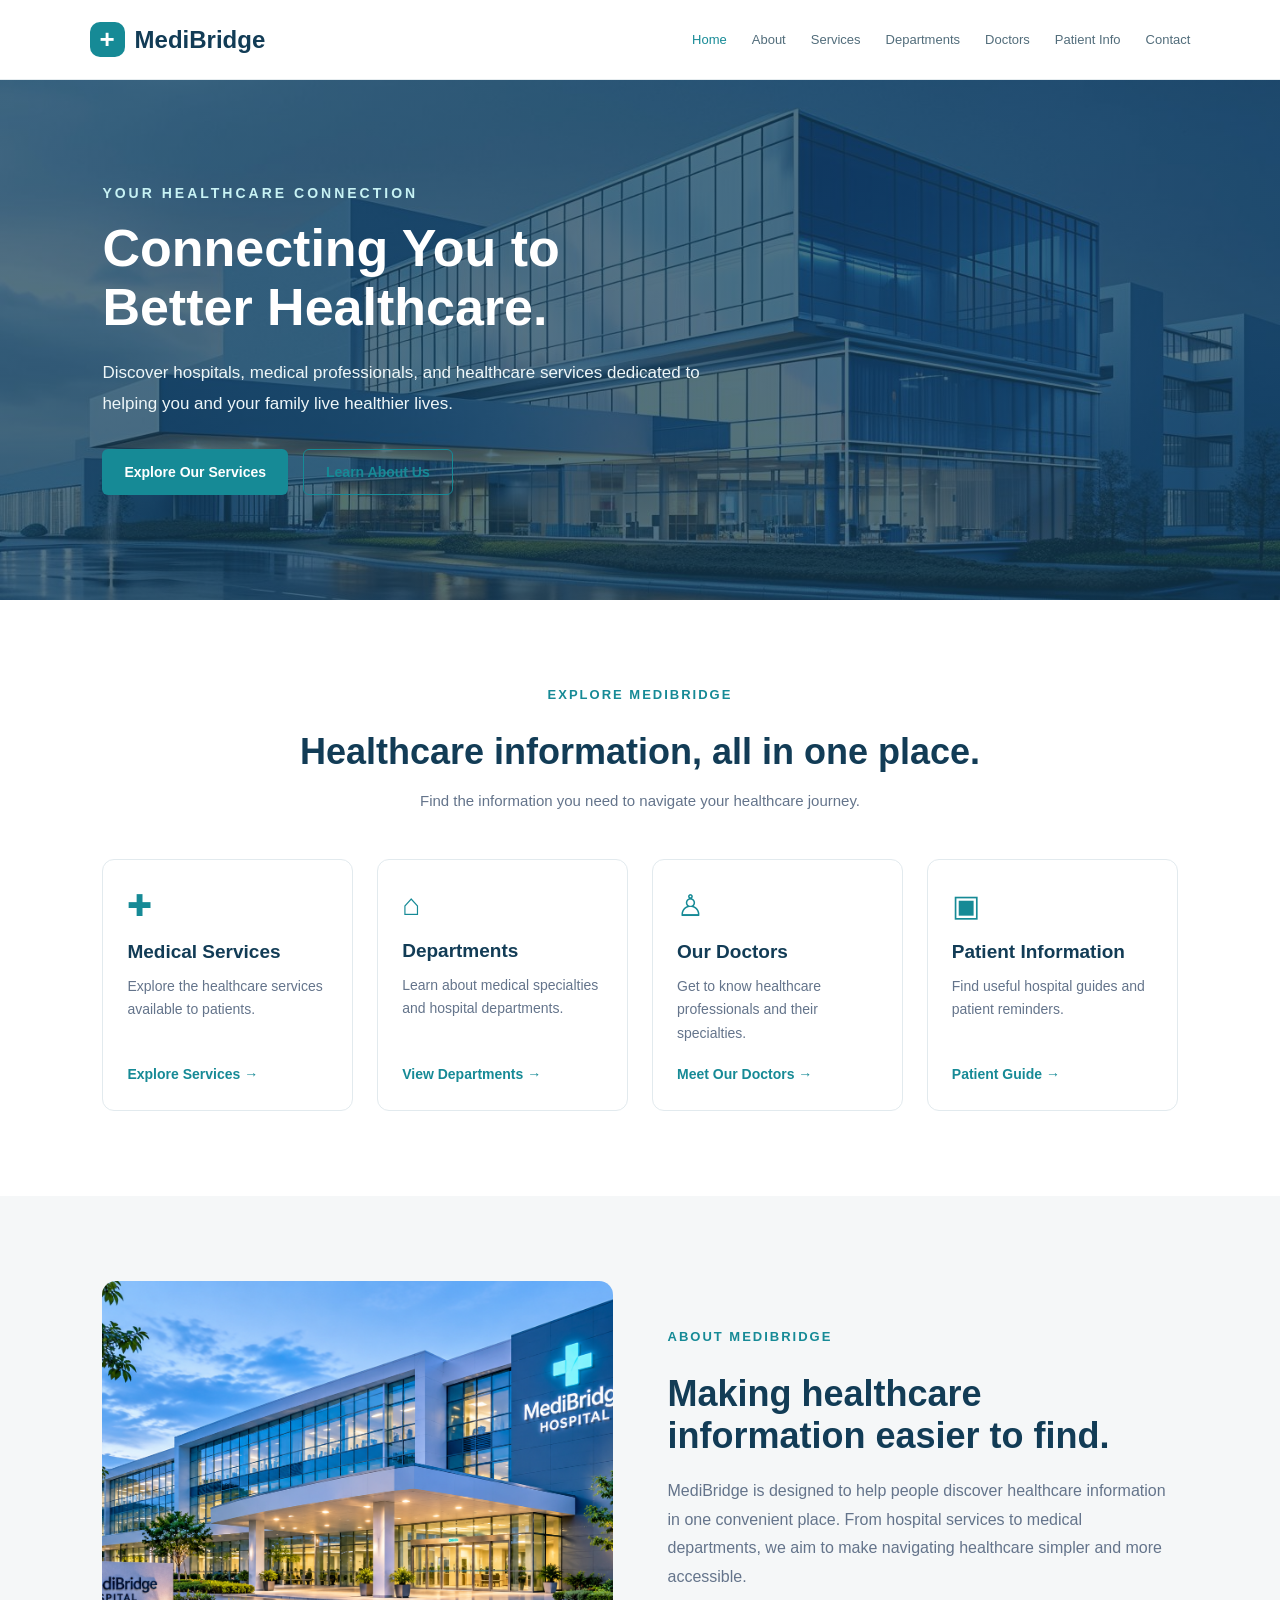
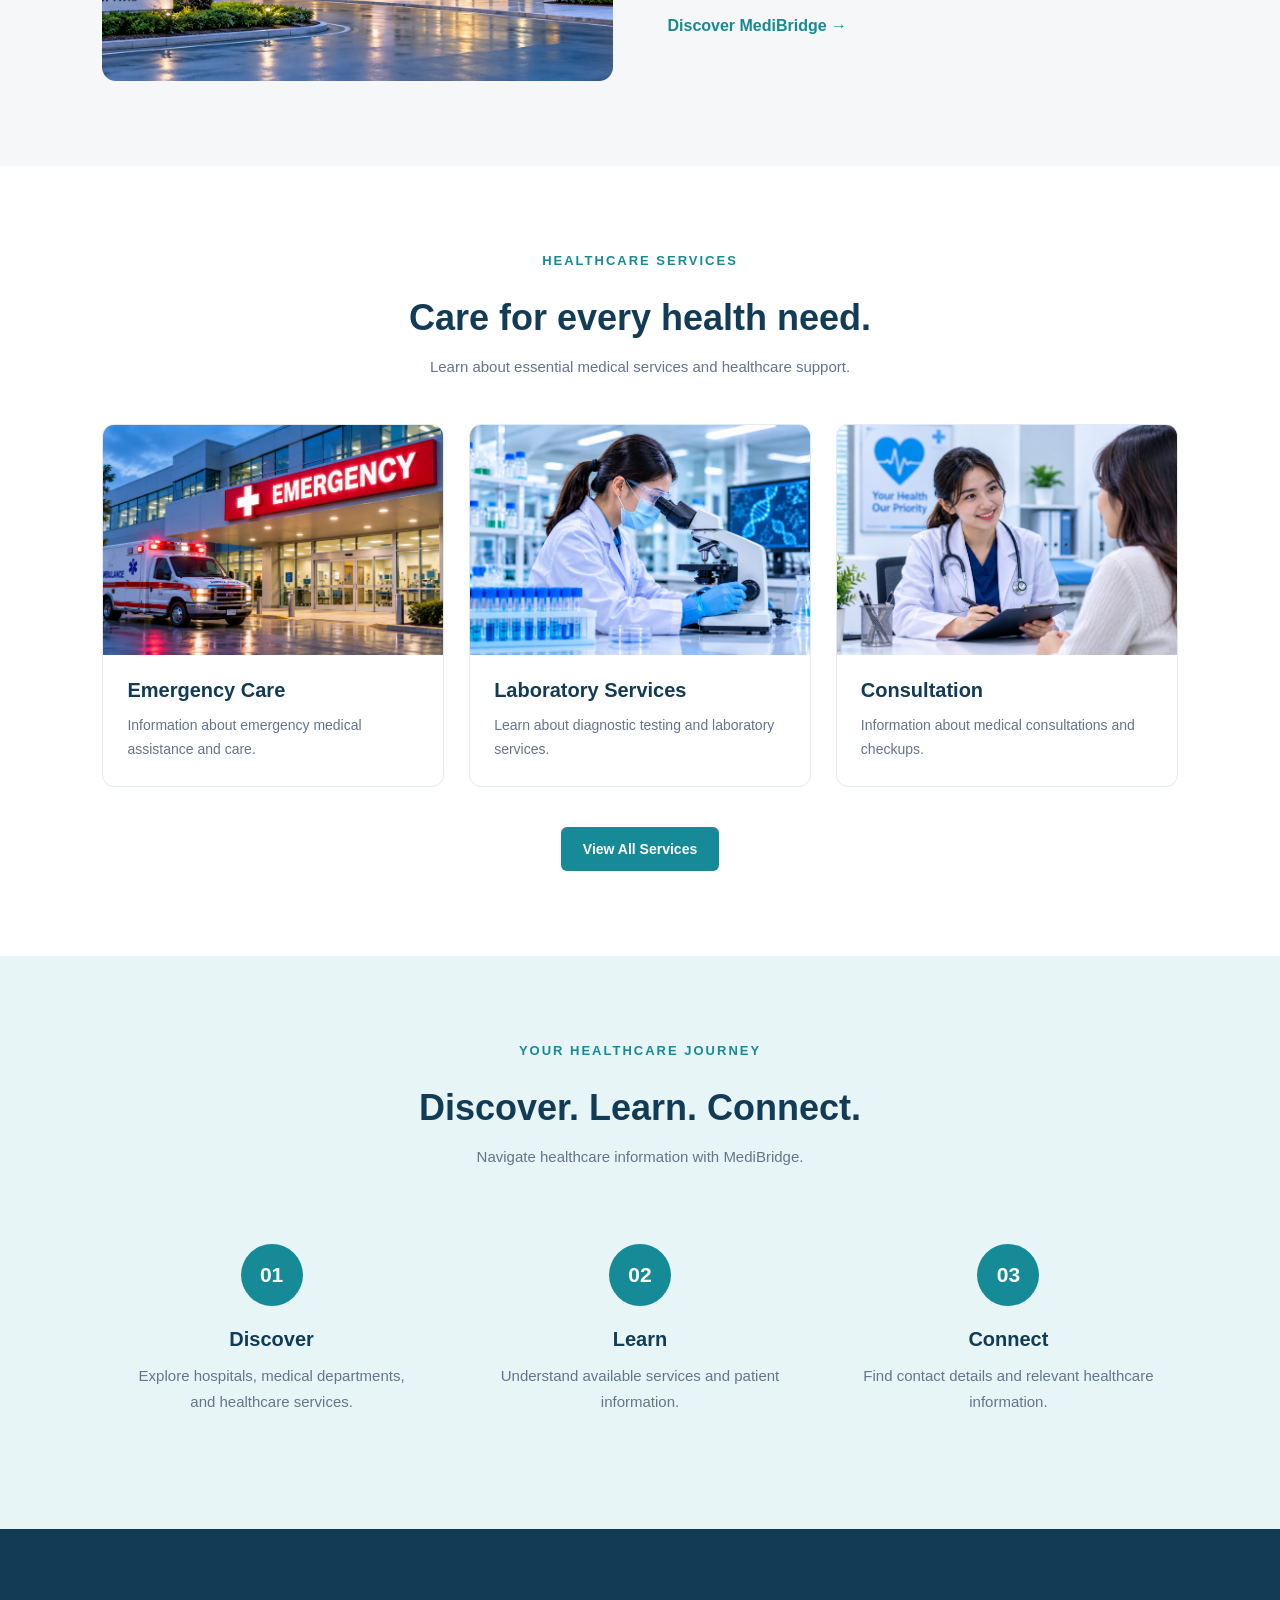
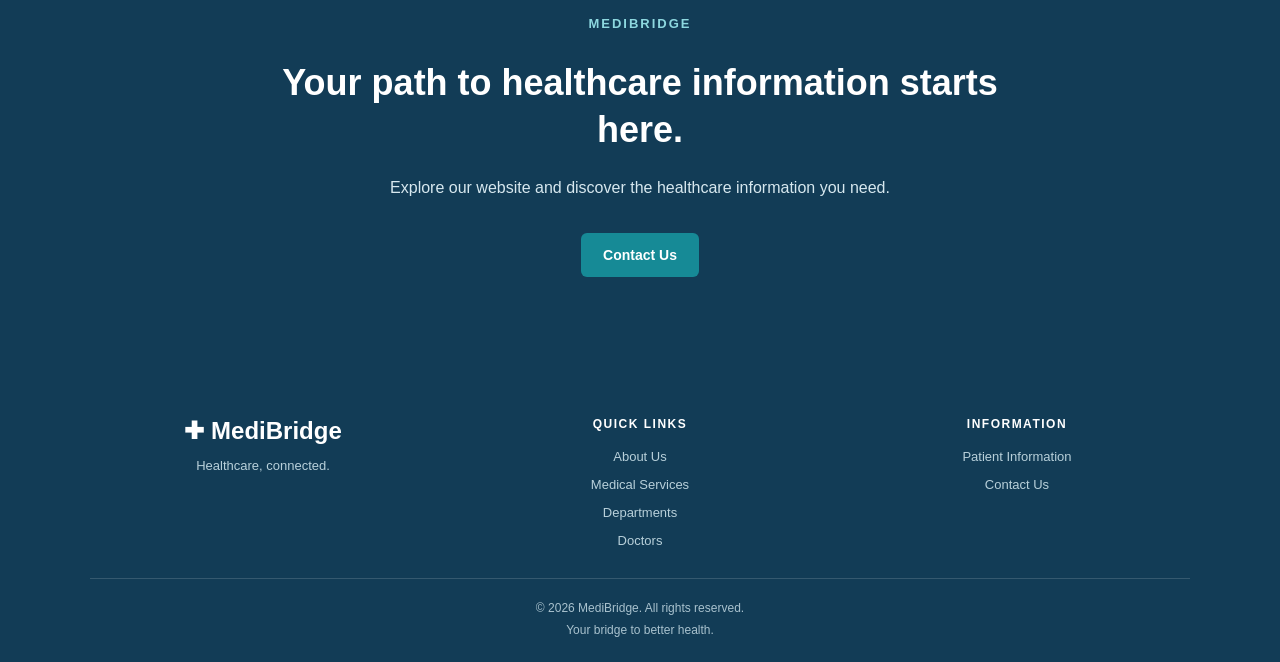
<file: index.html>
<!DOCTYPE html>
<html lang="en">
<head>
    <meta charset="UTF-8">
    <meta name="viewport" content="width=device-width, initial-scale=1.0">
    <title>MediBridge | Healthcare, Connected</title>

    <link rel="stylesheet" href="css/style.css">
    <link rel="stylesheet" href="css/home.css">
</head>
<body>

   
    <header class="navbar">
        <a href="index.html" class="logo">
            <span class="logo-icon">+</span>
            MediBridge
        </a>

        <nav class="nav-links">
            <a href="index.html" class="active">Home</a>
            <a href="about.html">About</a>
            <a href="services.html">Services</a>
            <a href="departments.html">Departments</a>
            <a href="doctors.html">Doctors</a>
            <a href="patient-info.html">Patient Info</a>
            <a href="contact.html">Contact</a>
        </nav>
    </header>

    
    <main>
        <section class="hero">
            <div class="hero-content">
                <span class="hero-label">YOUR HEALTHCARE CONNECTION</span>

                <h1>Connecting You to<br>Better Healthcare.</h1>

                <p>
                    Discover hospitals, medical professionals, and healthcare services
                    dedicated to helping you and your family live healthier lives.
                </p>

                <div class="hero-buttons">
                    <a href="services.html" class="btn-primary">Explore Our Services</a>
                    <a href="about.html" class="btn-secondary">Learn About Us</a>
                </div>
            </div>
        </section>

        <!-- QUICK ACCESS -->
        <section class="quick-access">
            <div class="section-heading">
                <span class="section-label">EXPLORE MEDIBRIDGE</span>
                <h2>Healthcare information, all in one place.</h2>
                <p>Find the information you need to navigate your healthcare journey.</p>
            </div>

            <div class="quick-grid">

                <a href="services.html" class="quick-card">
                    <div class="quick-icon">✚</div>
                    <h3>Medical Services</h3>
                    <p>Explore the healthcare services available to patients.</p>
                    <span class="card-link">Explore Services →</span>
                </a>

                <a href="departments.html" class="quick-card">
                    <div class="quick-icon">⌂</div>
                    <h3>Departments</h3>
                    <p>Learn about medical specialties and hospital departments.</p>
                    <span class="card-link">View Departments →</span>
                </a>

                <a href="doctors.html" class="quick-card">
                    <div class="quick-icon">♙</div>
                    <h3>Our Doctors</h3>
                    <p>Get to know healthcare professionals and their specialties.</p>
                    <span class="card-link">Meet Our Doctors →</span>
                </a>

                <a href="patient-info.html" class="quick-card">
                    <div class="quick-icon">▣</div>
                    <h3>Patient Information</h3>
                    <p>Find useful hospital guides and patient reminders.</p>
                    <span class="card-link">Patient Guide →</span>
                </a>

            </div>
        </section>

        <!-- ABOUT MEDIBRIDGE -->
        <section class="home-about">
            <div class="home-about-image">
                <img src="images/hospital-building.png" alt="Modern healthcare facility">
            </div>

            <div class="home-about-content">
                <span class="section-label">ABOUT MEDIBRIDGE</span>
                <h2>Making healthcare information easier to find.</h2>

                <p>
                    MediBridge is designed to help people discover healthcare
                    information in one convenient place. From hospital services
                    to medical departments, we aim to make navigating healthcare
                    simpler and more accessible.
                </p>

                <a href="about.html" class="text-link">Discover MediBridge →</a>
            </div>
        </section>

        <!-- FEATURED SERVICES -->
        <section class="featured-services">
            <div class="section-heading">
                <span class="section-label">HEALTHCARE SERVICES</span>
                <h2>Care for every health need.</h2>
                <p>Learn about essential medical services and healthcare support.</p>
            </div>

            <div class="service-grid">

                <div class="service-card">
                    <img src="images/services/emergency.png" alt="Emergency care">
                    <div class="service-card-content">
                        <h3>Emergency Care</h3>
                        <p>Information about emergency medical assistance and care.</p>
                    </div>
                </div>

                <div class="service-card">
                    <img src="images/services/laboratory.png" alt="Medical laboratory">
                    <div class="service-card-content">
                        <h3>Laboratory Services</h3>
                        <p>Learn about diagnostic testing and laboratory services.</p>
                    </div>
                </div>

                <div class="service-card">
                    <img src="images/services/consultation.png" alt="Doctor consultation">
                    <div class="service-card-content">
                        <h3>Consultation</h3>
                        <p>Information about medical consultations and checkups.</p>
                    </div>
                </div>

            </div>

            <div class="section-button">
                <a href="services.html" class="btn-primary">View All Services</a>
            </div>
        </section>

        <!-- HOW MEDIBRIDGE WORKS -->
        <section class="how-section">
            <div class="section-heading">
                <span class="section-label">YOUR HEALTHCARE JOURNEY</span>
                <h2>Discover. Learn. Connect.</h2>
                <p>Navigate healthcare information with MediBridge.</p>
            </div>

            <div class="how-grid">

                <div class="how-card">
                    <span class="how-number">01</span>
                    <h3>Discover</h3>
                    <p>Explore hospitals, medical departments, and healthcare services.</p>
                </div>

                <div class="how-card">
                    <span class="how-number">02</span>
                    <h3>Learn</h3>
                    <p>Understand available services and patient information.</p>
                </div>

                <div class="how-card">
                    <span class="how-number">03</span>
                    <h3>Connect</h3>
                    <p>Find contact details and relevant healthcare information.</p>
                </div>

            </div>
        </section>

        <!-- CTA -->
        <section class="home-cta">
            <div class="cta-content">
                <span class="section-label">MEDIBRIDGE</span>
                <h2>Your path to healthcare information starts here.</h2>
                <p>Explore our website and discover the healthcare information you need.</p>
                <a href="contact.html" class="btn-primary">Contact Us</a>
            </div>
        </section>

    </main>

    <!-- FOOTER -->
    <footer class="site-footer">
        <div class="footer-brand">
            <a href="index.html" class="footer-logo">✚ MediBridge</a>
            <p>Healthcare, connected.</p>
        </div>

        <div class="footer-column">
            <h3>QUICK LINKS</h3>
            <a href="about.html">About Us</a>
            <a href="services.html">Medical Services</a>
            <a href="departments.html">Departments</a>
            <a href="doctors.html">Doctors</a>
        </div>

        <div class="footer-column">
            <h3>INFORMATION</h3>
            <a href="patient-info.html">Patient Information</a>
            <a href="contact.html">Contact Us</a>
        </div>

        <div class="footer-bottom">
            <p>© 2026 MediBridge. All rights reserved.</p>
            <p>Your bridge to better health.</p>
        </div>
    </footer>

</body>
</html>
</file>
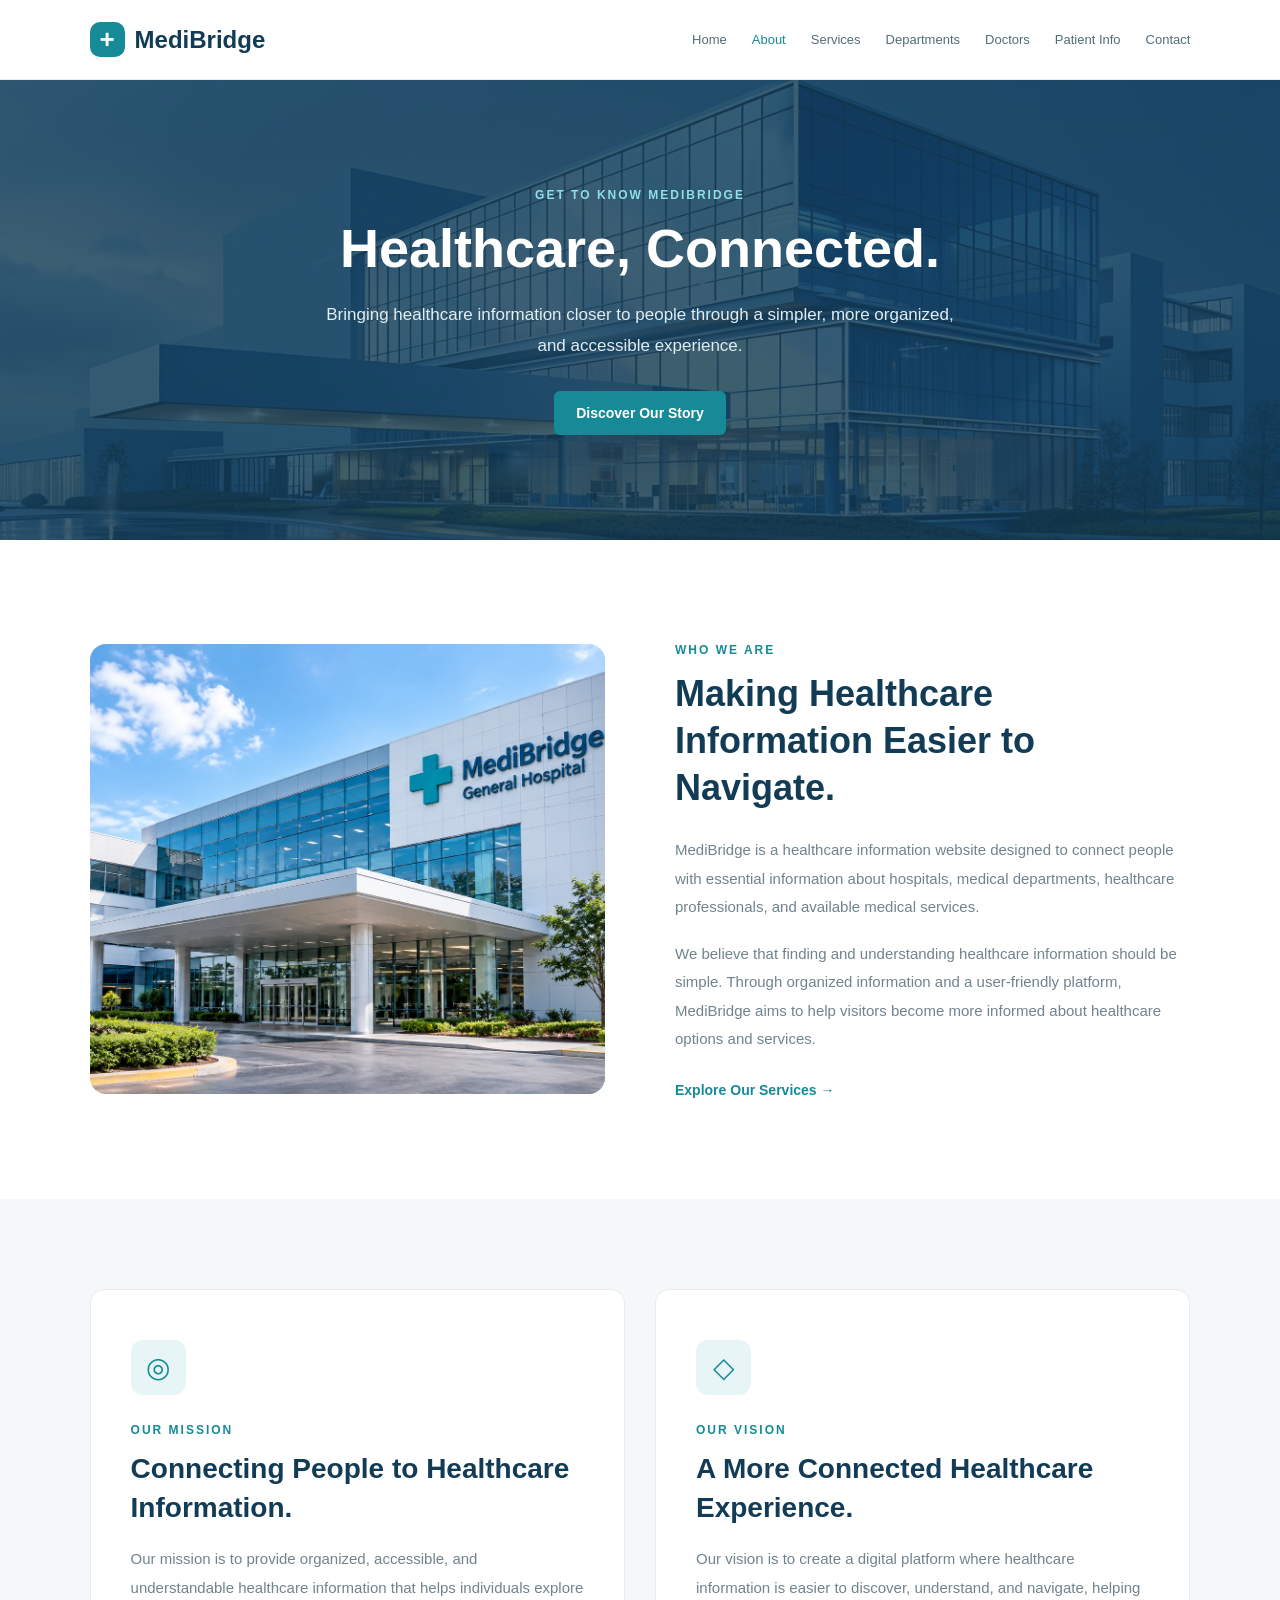
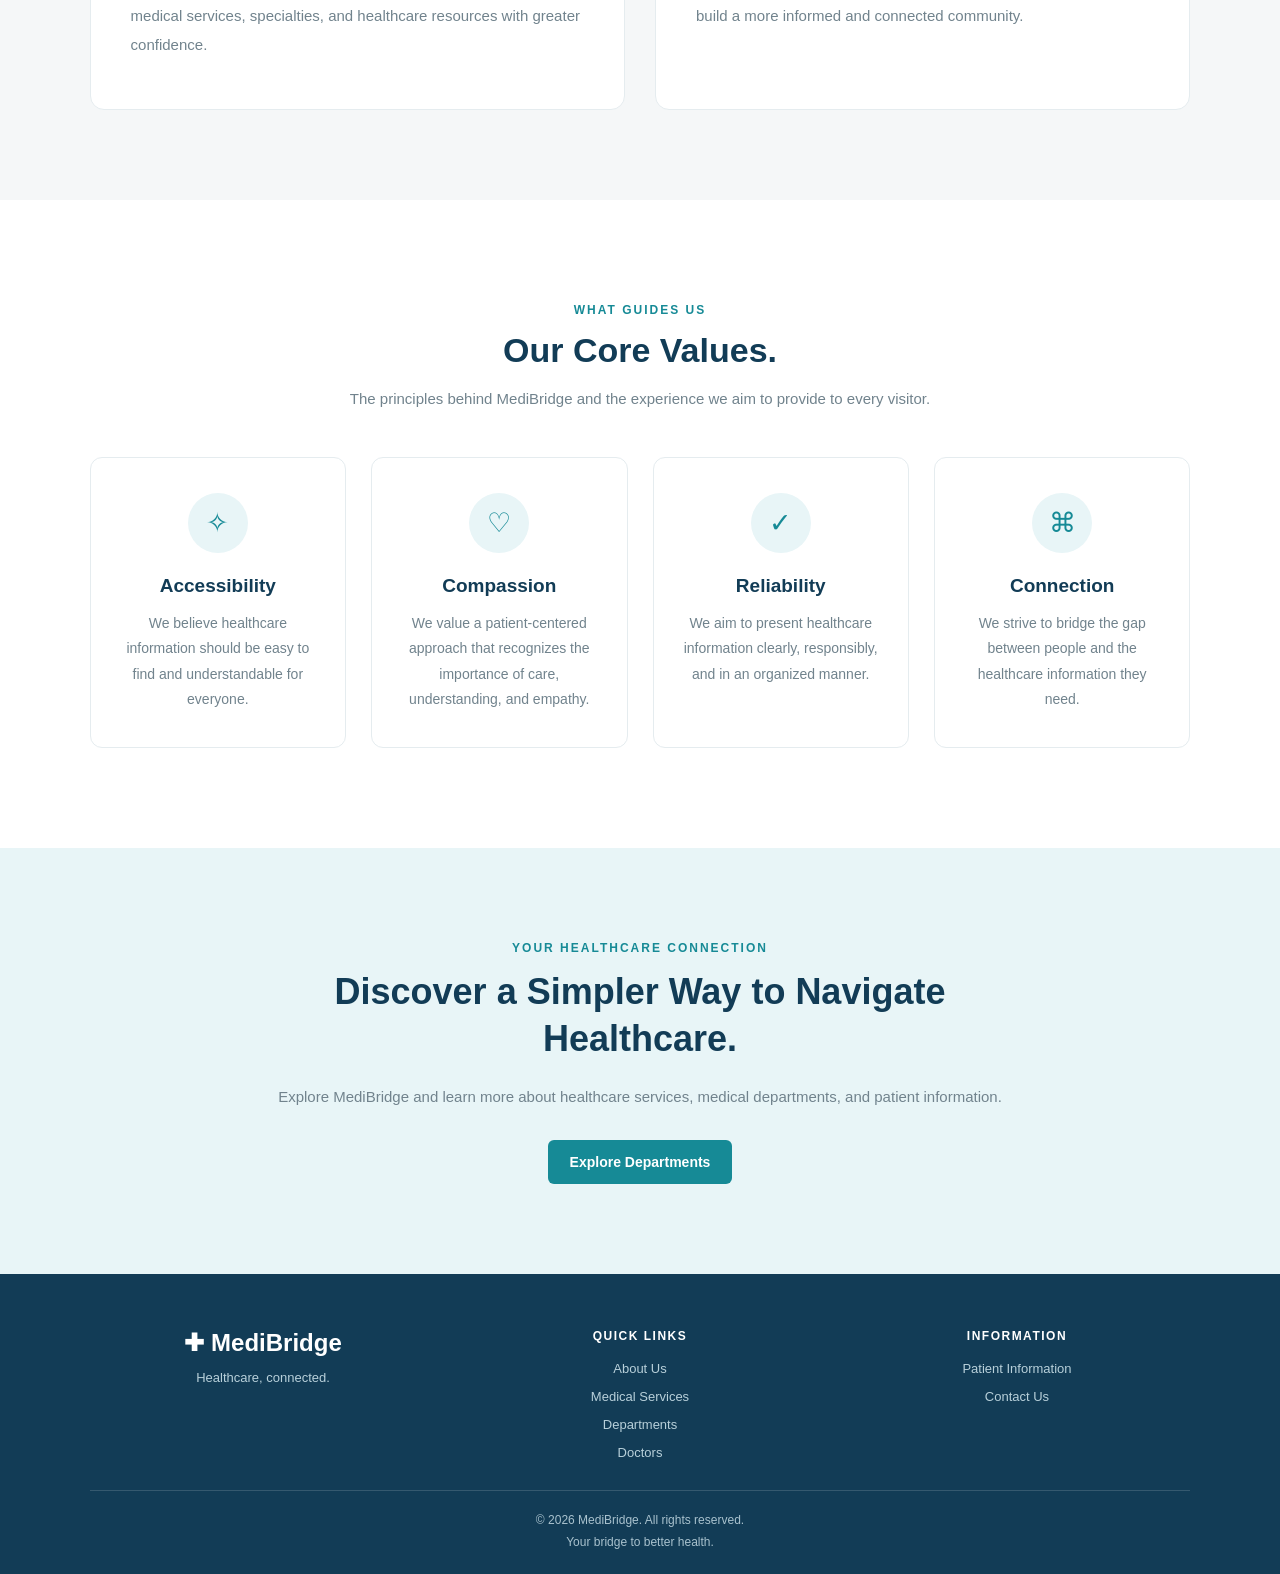
<file: about.html>
<!DOCTYPE html>
<html lang="en">
<head>
    <meta charset="UTF-8">
    <meta name="viewport" content="width=device-width, initial-scale=1.0">
    <title>About Us | MediBridge</title>

    <link rel="stylesheet" href="css/style.css">
    <link rel="stylesheet" href="css/about.css">
</head>
<body>

    <!-- NAVBAR -->
    <header class="navbar">
        <a href="index.html" class="logo">
            <span class="logo-icon">+</span>
            MediBridge
        </a>

        <nav class="nav-links">
            <a href="index.html">Home</a>
            <a href="about.html" class="active">About</a>
            <a href="services.html">Services</a>
            <a href="departments.html">Departments</a>
            <a href="doctors.html">Doctors</a>
            <a href="patient-info.html">Patient Info</a>
            <a href="contact.html">Contact</a>
        </nav>
    </header>


    <!-- MAIN CONTENT -->
    <main>

        <!-- ABOUT HERO -->
        <section class="about-hero">
            <div class="about-hero-content">
                <span class="section-label">GET TO KNOW MEDIBRIDGE</span>

                <h1>Healthcare, Connected.</h1>

                <p>
                    Bringing healthcare information closer to people
                    through a simpler, more organized, and accessible experience.
                </p>

                <a href="#who-we-are" class="btn-primary">
                    Discover Our Story
                </a>
            </div>
        </section>


        <!-- WHO WE ARE -->
        <section class="who-section" id="who-we-are">

            <div class="who-container">

                <div class="who-image">
                    <img src="images/hospital.png"
                         alt="Modern healthcare facility">
                </div>

                <div class="who-content">
                    <span class="section-label">WHO WE ARE</span>

                    <h2>Making Healthcare Information Easier to Navigate.</h2>

                    <p>
                        MediBridge is a healthcare information website designed
                        to connect people with essential information about
                        hospitals, medical departments, healthcare professionals,
                        and available medical services.
                    </p>

                    <p>
                        We believe that finding and understanding healthcare
                        information should be simple. Through organized
                        information and a user-friendly platform, MediBridge
                        aims to help visitors become more informed about
                        healthcare options and services.
                    </p>

                    <a href="services.html" class="text-link">
                        Explore Our Services →
                    </a>
                </div>

            </div>

        </section>


        <!-- MISSION AND VISION -->
        <section class="mission-vision-section">

            <div class="mission-vision-grid">

                <!-- MISSION -->
                <div class="mission-card">
                    <div class="about-icon">◎</div>

                    <span class="section-label">OUR MISSION</span>

                    <h2>Connecting People to Healthcare Information.</h2>

                    <p>
                        Our mission is to provide organized, accessible,
                        and understandable healthcare information that helps
                        individuals explore medical services, specialties,
                        and healthcare resources with greater confidence.
                    </p>
                </div>


                <!-- VISION -->
                <div class="vision-card">
                    <div class="about-icon">◇</div>

                    <span class="section-label">OUR VISION</span>

                    <h2>A More Connected Healthcare Experience.</h2>

                    <p>
                        Our vision is to create a digital platform where
                        healthcare information is easier to discover,
                        understand, and navigate, helping build a more
                        informed and connected community.
                    </p>
                </div>

            </div>

        </section>


        <!-- CORE VALUES -->
        <section class="values-section">

            <div class="section-heading">
                <span class="section-label">WHAT GUIDES US</span>

                <h2>Our Core Values.</h2>

                <p>
                    The principles behind MediBridge and the experience
                    we aim to provide to every visitor.
                </p>
            </div>


            <div class="values-grid">

                <!-- VALUE 1 -->
                <div class="value-card">
                    <div class="value-icon">✧</div>

                    <h3>Accessibility</h3>

                    <p>
                        We believe healthcare information should be easy
                        to find and understandable for everyone.
                    </p>
                </div>


                <!-- VALUE 2 -->
                <div class="value-card">
                    <div class="value-icon">♡</div>

                    <h3>Compassion</h3>

                    <p>
                        We value a patient-centered approach that recognizes
                        the importance of care, understanding, and empathy.
                    </p>
                </div>


                <!-- VALUE 3 -->
                <div class="value-card">
                    <div class="value-icon">✓</div>

                    <h3>Reliability</h3>

                    <p>
                        We aim to present healthcare information clearly,
                        responsibly, and in an organized manner.
                    </p>
                </div>


                <!-- VALUE 4 -->
                <div class="value-card">
                    <div class="value-icon">⌘</div>

                    <h3>Connection</h3>

                    <p>
                        We strive to bridge the gap between people
                        and the healthcare information they need.
                    </p>
                </div>

            </div>

        </section>


        <!-- CLOSING CTA -->
        <section class="about-cta">

            <div class="about-cta-content">
                <span class="section-label">YOUR HEALTHCARE CONNECTION</span>

                <h2>Discover a Simpler Way to Navigate Healthcare.</h2>

                <p>
                    Explore MediBridge and learn more about healthcare
                    services, medical departments, and patient information.
                </p>

                <a href="departments.html" class="btn-primary">
                    Explore Departments
                </a>
            </div>

        </section>

    </main>


    <!-- FOOTER -->
    <footer class="site-footer">

        <div class="footer-brand">
            <a href="index.html" class="footer-logo">✚ MediBridge</a>
            <p>Healthcare, connected.</p>
        </div>

        <div class="footer-column">
            <h3>QUICK LINKS</h3>
            <a href="about.html">About Us</a>
            <a href="services.html">Medical Services</a>
            <a href="departments.html">Departments</a>
            <a href="doctors.html">Doctors</a>
        </div>

        <div class="footer-column">
            <h3>INFORMATION</h3>
            <a href="patient-info.html">Patient Information</a>
            <a href="contact.html">Contact Us</a>
        </div>

        <div class="footer-bottom">
            <p>© 2026 MediBridge. All rights reserved.</p>
            <p>Your bridge to better health.</p>
        </div>

    </footer>

</body>
</html>
</file>
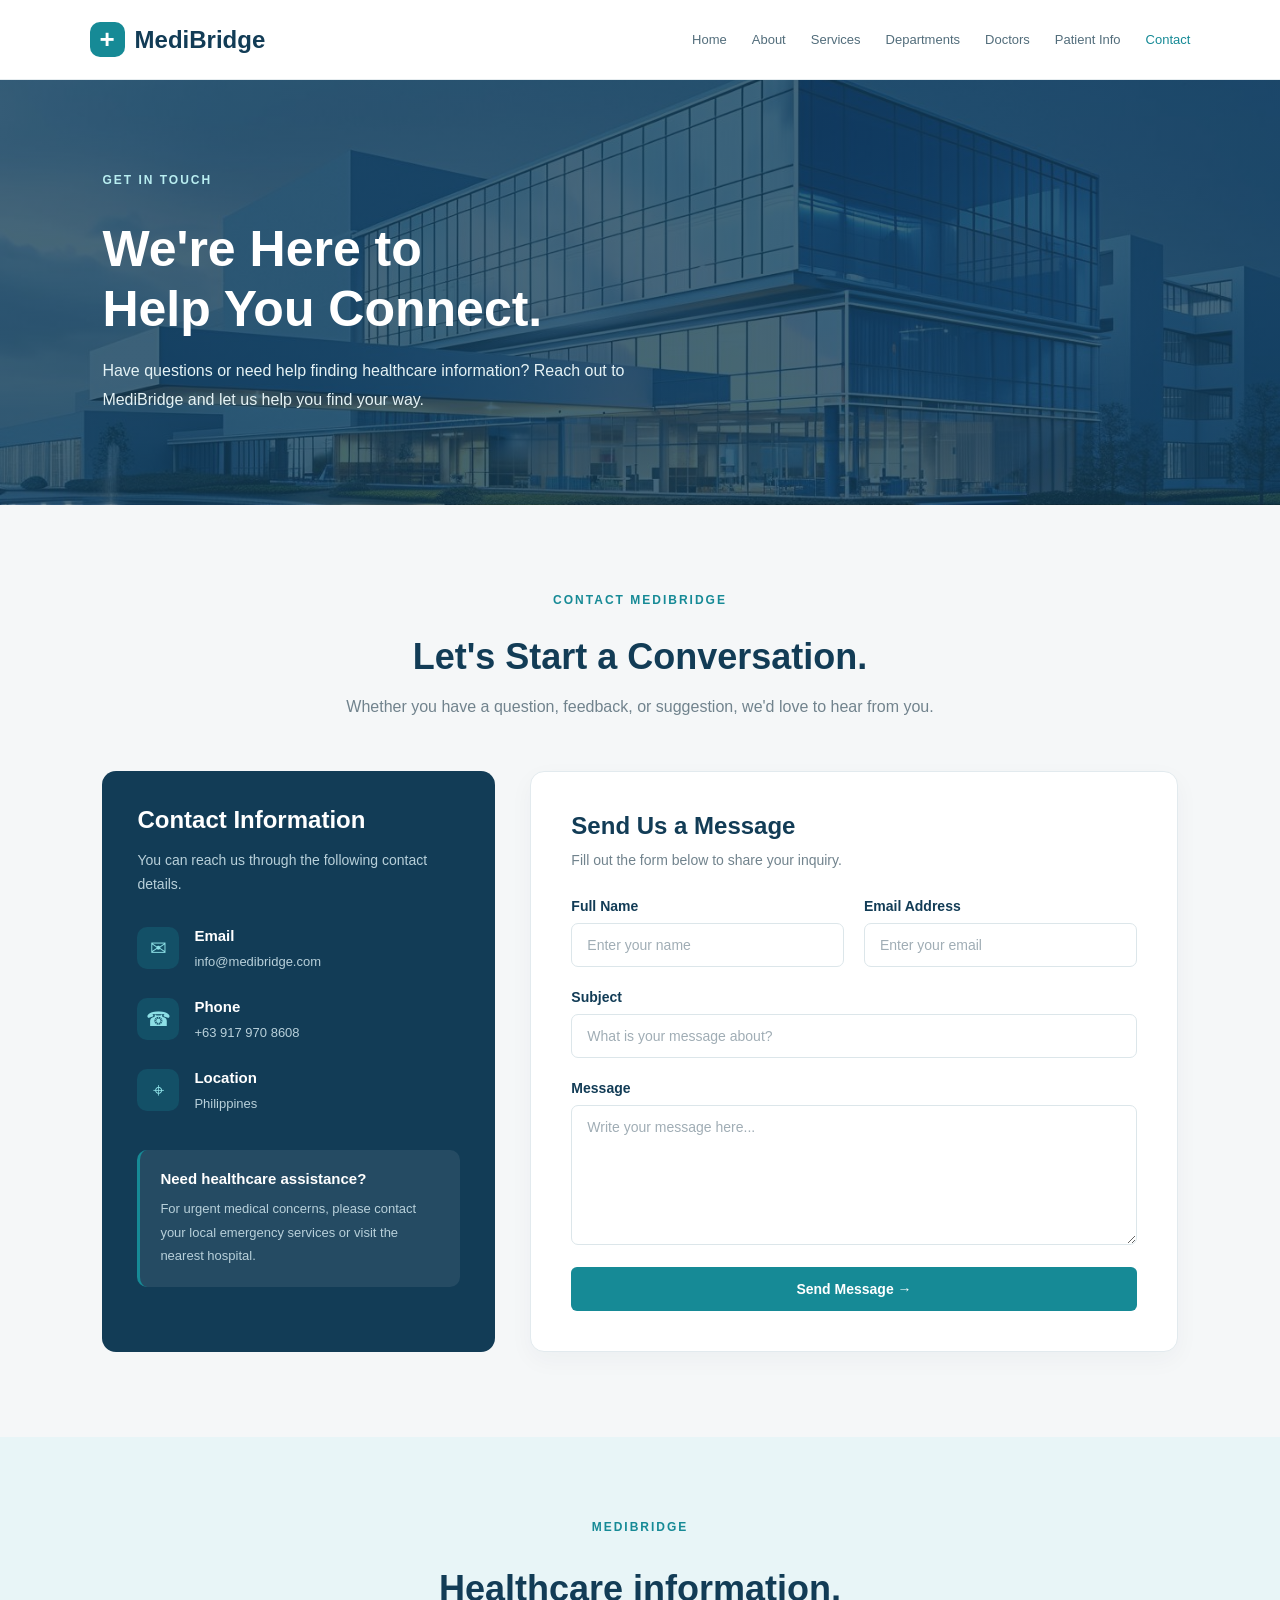
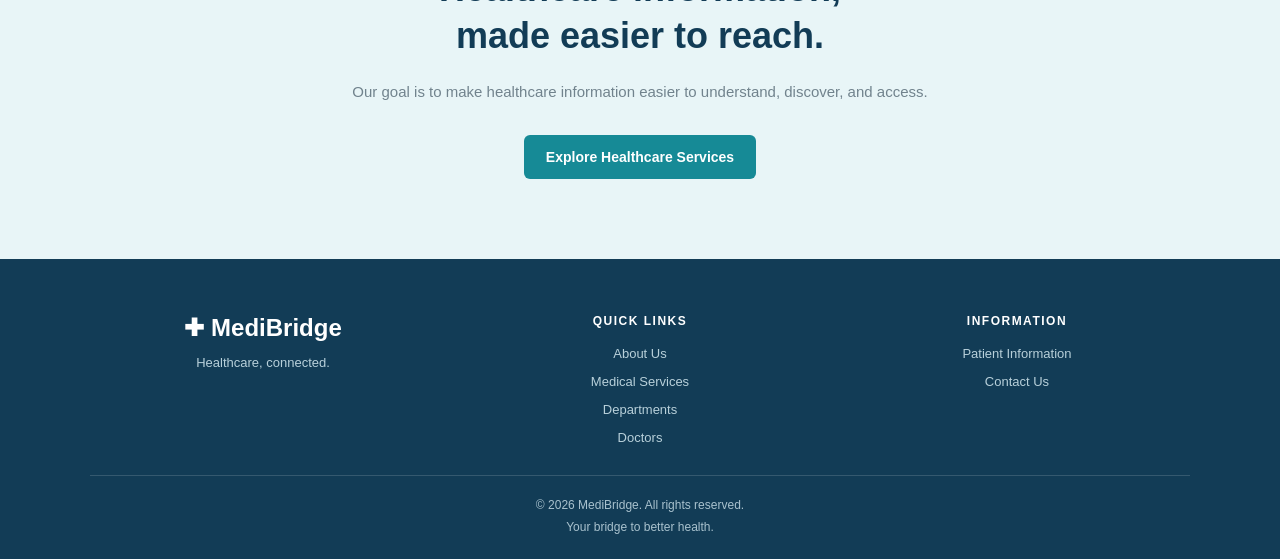
<file: contact.html>
<!DOCTYPE html>
<html lang="en">
<head>
    <meta charset="UTF-8">
    <meta name="viewport" content="width=device-width, initial-scale=1.0">
    <title>Contact Us | MediBridge</title>

    <link rel="stylesheet" href="css/style.css">
    <link rel="stylesheet" href="css/contact.css">
</head>
<body>

    <!-- NAVBAR -->
    <header class="navbar">
        <a href="index.html" class="logo">
            <span class="logo-icon">+</span>
            MediBridge
        </a>

        <nav class="nav-links">
            <a href="index.html">Home</a>
            <a href="about.html">About</a>
            <a href="services.html">Services</a>
            <a href="departments.html">Departments</a>
            <a href="doctors.html">Doctors</a>
            <a href="patient-info.html">Patient Info</a>
            <a href="contact.html" class="active">Contact</a>
        </nav>
    </header>


    <!-- MAIN CONTENT -->
    <main>

        <!-- CONTACT HERO -->
        <section class="contact-hero">
            <div class="contact-hero-content">
                <span class="section-label">GET IN TOUCH</span>

                <h1>We're Here to<br>Help You Connect.</h1>

                <p>
                    Have questions or need help finding healthcare information?
                    Reach out to MediBridge and let us help you find your way.
                </p>
            </div>
        </section>


        <!-- CONTACT SECTION -->
        <section class="contact-section">

            <div class="contact-heading">
                <span class="section-label">CONTACT MEDIBRIDGE</span>
                <h2>Let's Start a Conversation.</h2>
                <p>
                    Whether you have a question, feedback, or suggestion,
                    we'd love to hear from you.
                </p>
            </div>

            <div class="contact-container">

                <!-- CONTACT INFORMATION -->
                <div class="contact-info">

                    <h3>Contact Information</h3>

                    <p class="contact-description">
                        You can reach us through the following contact details.
                    </p>

                    <div class="contact-info-item">
                        <div class="contact-icon">✉</div>
                        <div>
                            <h4>Email</h4>
                            <p>info@medibridge.com</p>
                        </div>
                    </div>

                    <div class="contact-info-item">
                        <div class="contact-icon">☎</div>
                        <div>
                            <h4>Phone</h4>
                            <p>+63 917 970 8608</p>
                        </div>
                    </div>

                    <div class="contact-info-item">
                        <div class="contact-icon">⌖</div>
                        <div>
                            <h4>Location</h4>
                            <p>Philippines</p>
                        </div>
                    </div>

                    <div class="contact-note">
                        <h4>Need healthcare assistance?</h4>
                        <p>
                            For urgent medical concerns, please contact your
                            local emergency services or visit the nearest hospital.
                        </p>
                    </div>

                </div>


                <!-- CONTACT FORM -->
                <div class="contact-form-wrapper">

                    <h3>Send Us a Message</h3>
                    <p class="form-description">
                        Fill out the form below to share your inquiry.
                    </p>

                    <form class="contact-form">

                        <div class="form-row">

                            <div class="form-group">
                                <label for="fullname">Full Name</label>
                                <input
                                    type="text"
                                    id="fullname"
                                    name="fullname"
                                    placeholder="Enter your name"
                                    required
                                >
                            </div>

                            <div class="form-group">
                                <label for="email">Email Address</label>
                                <input
                                    type="email"
                                    id="email"
                                    name="email"
                                    placeholder="Enter your email"
                                    required
                                >
                            </div>

                        </div>

                        <div class="form-group">
                            <label for="subject">Subject</label>
                            <input
                                type="text"
                                id="subject"
                                name="subject"
                                placeholder="What is your message about?"
                                required
                            >
                        </div>

                        <div class="form-group">
                            <label for="message">Message</label>
                            <textarea
                                id="message"
                                name="message"
                                rows="6"
                                placeholder="Write your message here..."
                                required
                            ></textarea>
                        </div>

                        <button type="submit" class="btn-primary contact-submit">
                            Send Message →
                        </button>

                    </form>

                </div>

            </div>

        </section>


        <!-- WHY CONTACT US -->
        <section class="contact-bottom">
            <div class="contact-bottom-content">
                <span class="section-label">MEDIBRIDGE</span>

                <h2>Healthcare information,<br>made easier to reach.</h2>

                <p>
                    Our goal is to make healthcare information easier to
                    understand, discover, and access.
                </p>

                <a href="services.html" class="btn-primary">
                    Explore Healthcare Services
                </a>
            </div>
        </section>

    </main>


    <!-- FOOTER -->
    <footer class="site-footer">

        <div class="footer-brand">
            <a href="index.html" class="footer-logo">✚ MediBridge</a>
            <p>Healthcare, connected.</p>
        </div>

        <div class="footer-column">
            <h3>QUICK LINKS</h3>
            <a href="about.html">About Us</a>
            <a href="services.html">Medical Services</a>
            <a href="departments.html">Departments</a>
            <a href="doctors.html">Doctors</a>
        </div>

        <div class="footer-column">
            <h3>INFORMATION</h3>
            <a href="patient-info.html">Patient Information</a>
            <a href="contact.html">Contact Us</a>
        </div>

        <div class="footer-bottom">
            <p>© 2026 MediBridge. All rights reserved.</p>
            <p>Your bridge to better health.</p>
        </div>

    </footer>

</body>
</html>
</file>
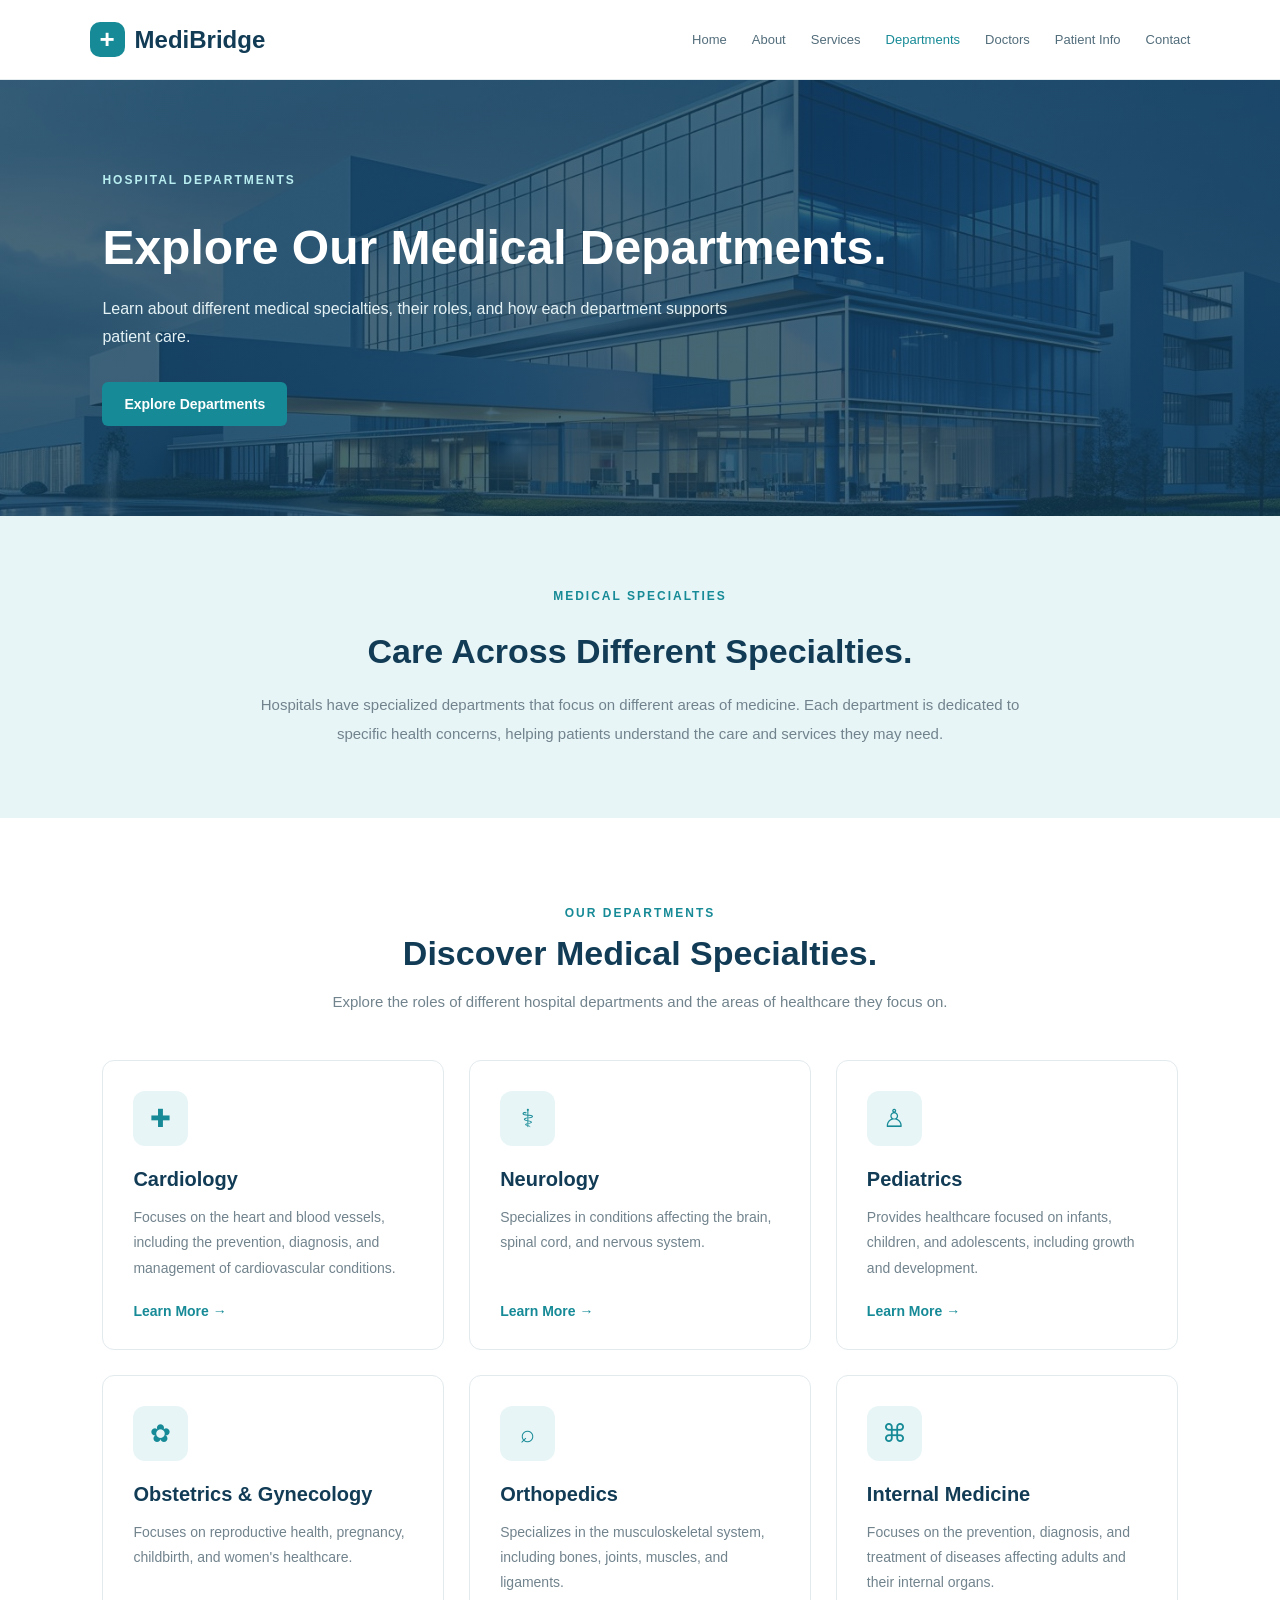
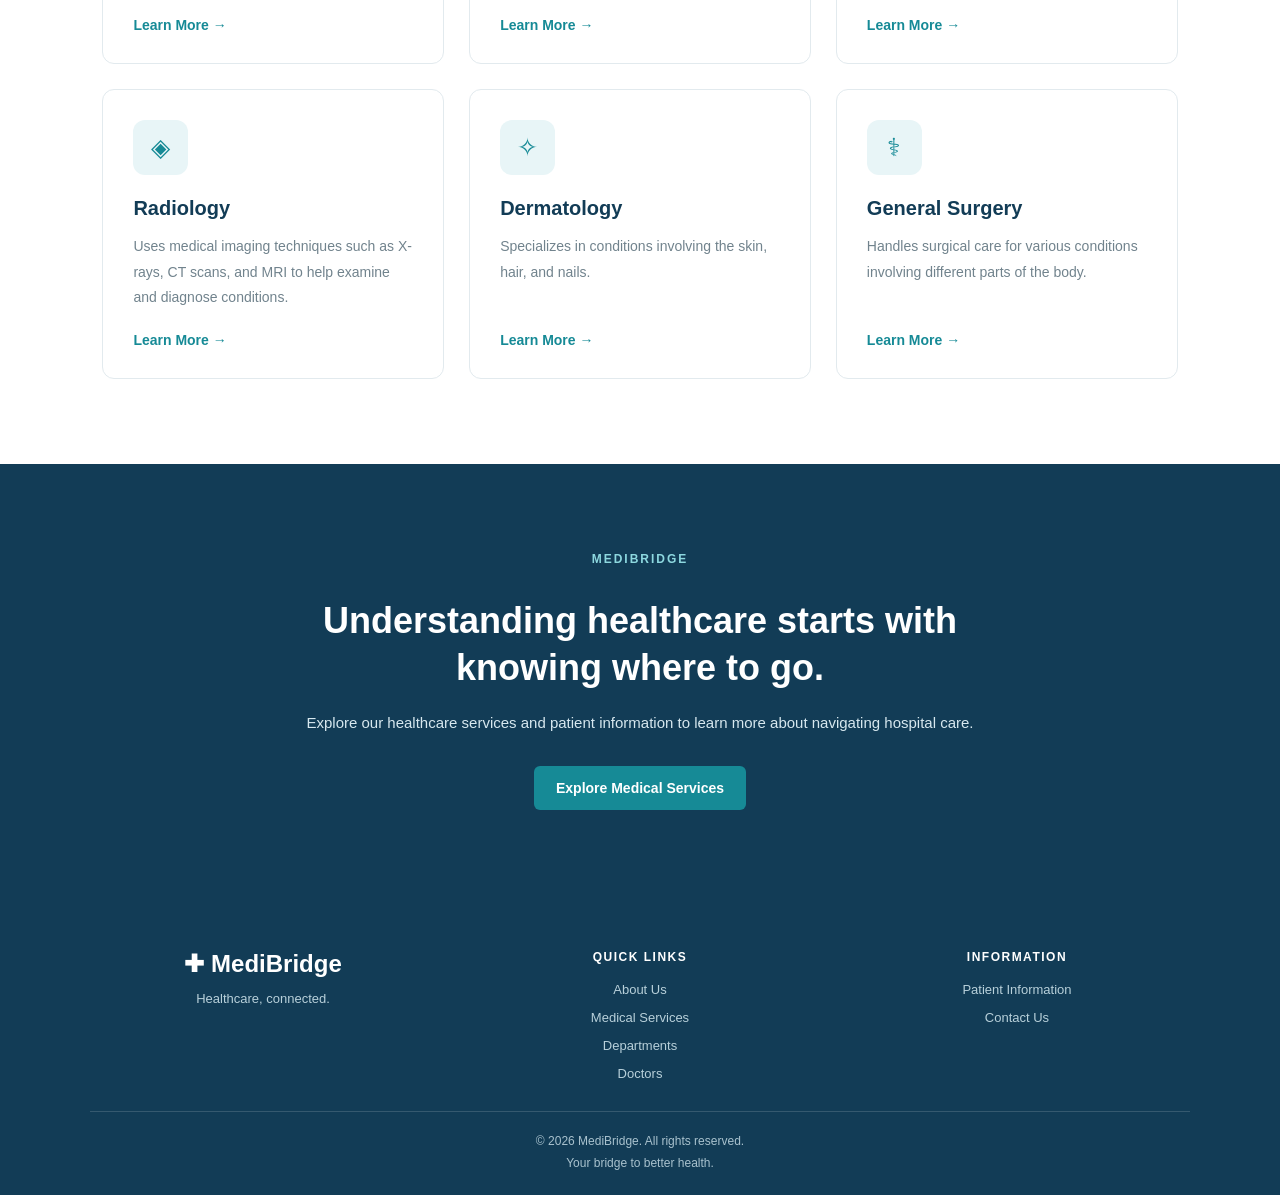
<file: departments.html>
<!DOCTYPE html>
<html lang="en">
<head>
    <meta charset="UTF-8">
    <meta name="viewport" content="width=device-width, initial-scale=1.0">
    <title>Departments | MediBridge</title>

    <link rel="stylesheet" href="css/style.css">
    <link rel="stylesheet" href="css/departments.css">
</head>
<body>

    <!-- NAVBAR -->
    <header class="navbar">
        <a href="index.html" class="logo">
            <span class="logo-icon">+</span>
            MediBridge
        </a>

        <nav class="nav-links">
            <a href="index.html">Home</a>
            <a href="about.html">About</a>
            <a href="services.html">Services</a>
            <a href="departments.html" class="active">Departments</a>
            <a href="doctors.html">Doctors</a>
            <a href="patient-info.html">Patient Info</a>
            <a href="contact.html">Contact</a>
        </nav>
    </header>


    <!-- MAIN CONTENT -->
    <main>

        <!-- DEPARTMENT HERO -->
        <section class="department-hero">
            <div class="department-hero-content">
                <span class="section-label">HOSPITAL DEPARTMENTS</span>

                <h1>Explore Our Medical Departments.</h1>

                <p>
                    Learn about different medical specialties, their roles,
                    and how each department supports patient care.
                </p>

                <a href="#department-list" class="btn-primary">
                    Explore Departments
                </a>
            </div>
        </section>


        <!-- DEPARTMENT INTRODUCTION -->
        <section class="department-intro">
            <div class="department-intro-content">
                <span class="section-label">MEDICAL SPECIALTIES</span>

                <h2>Care Across Different Specialties.</h2>

                <p>
                    Hospitals have specialized departments that focus on different
                    areas of medicine. Each department is dedicated to specific
                    health concerns, helping patients understand the care and
                    services they may need.
                </p>
            </div>
        </section>


        <!-- DEPARTMENT LIST -->
        <section class="department-list" id="department-list">

            <div class="section-heading">
                <span class="section-label">OUR DEPARTMENTS</span>
                <h2>Discover Medical Specialties.</h2>
                <p>
                    Explore the roles of different hospital departments
                    and the areas of healthcare they focus on.
                </p>
            </div>


            <div class="department-grid">

                <!-- CARD 1 -->
                <div class="department-card">
                    <div class="department-icon">✚</div>
                    <h3>Cardiology</h3>
                    <p>
                        Focuses on the heart and blood vessels, including the
                        prevention, diagnosis, and management of cardiovascular conditions.
                    </p>
                    <a href="services.html" class="department-link">
                        Learn More →
                    </a>
                </div>


                <!-- CARD 2 -->
                <div class="department-card">
                    <div class="department-icon">⚕</div>
                    <h3>Neurology</h3>
                    <p>
                        Specializes in conditions affecting the brain, spinal cord,
                        and nervous system.
                    </p>
                    <a href="services.html" class="department-link">
                        Learn More →
                    </a>
                </div>


                <!-- CARD 3 -->
                <div class="department-card">
                    <div class="department-icon">♙</div>
                    <h3>Pediatrics</h3>
                    <p>
                        Provides healthcare focused on infants, children,
                        and adolescents, including growth and development.
                    </p>
                    <a href="services.html" class="department-link">
                        Learn More →
                    </a>
                </div>


                <!-- CARD 4 -->
                <div class="department-card">
            <div class="department-icon">✿</div>
                    <h3>Obstetrics & Gynecology</h3>
                    <p>
                        Focuses on reproductive health, pregnancy,
                        childbirth, and women's healthcare.
                    </p>
                    <a href="services.html" class="department-link">
                        Learn More →
                    </a>
                </div>


                <!-- CARD 5 -->
                <div class="department-card">
                    <div class="department-icon">⌕</div>
                    <h3>Orthopedics</h3>
                    <p>
                        Specializes in the musculoskeletal system,
                        including bones, joints, muscles, and ligaments.
                    </p>
                    <a href="services.html" class="department-link">
                        Learn More →
                    </a>
                </div>


                <!-- CARD 6 -->
                <div class="department-card">
                    <div class="department-icon">⌘</div>
                    <h3>Internal Medicine</h3>
                    <p>
                        Focuses on the prevention, diagnosis, and treatment
                        of diseases affecting adults and their internal organs.
                    </p>
                    <a href="services.html" class="department-link">
                        Learn More →
                    </a>
                </div>


                <!-- CARD 7 -->
                <div class="department-card">
                    <div class="department-icon">◈</div>
                    <h3>Radiology</h3>
                    <p>
                        Uses medical imaging techniques such as X-rays,
                        CT scans, and MRI to help examine and diagnose conditions.
                    </p>
                    <a href="services.html" class="department-link">
                        Learn More →
                    </a>
                </div>


                <!-- CARD 8 -->
                <div class="department-card">
                    <div class="department-icon">✧</div>
                    <h3>Dermatology</h3>
                    <p>
                        Specializes in conditions involving the skin,
                        hair, and nails.
                    </p>
                    <a href="services.html" class="department-link">
                        Learn More →
                    </a>
                </div>


                <!-- CARD 9 -->
                <div class="department-card">
                    <div class="department-icon">⚕</div>
                    <h3>General Surgery</h3>
                    <p>
                        Handles surgical care for various conditions involving
                        different parts of the body.
                    </p>
                    <a href="services.html" class="department-link">
                        Learn More →
                    </a>
                </div>

            </div>
        </section>


        <!-- DEPARTMENT CTA -->
        <section class="department-cta">
            <div class="department-cta-content">
                <span class="section-label">MEDIBRIDGE</span>

                <h2>Understanding healthcare starts with knowing where to go.</h2>

                <p>
                    Explore our healthcare services and patient information
                    to learn more about navigating hospital care.
                </p>

                <a href="services.html" class="btn-primary">
                    Explore Medical Services
                </a>
            </div>
        </section>

    </main>


    <!-- FOOTER -->
    <footer class="site-footer">

        <div class="footer-brand">
            <a href="index.html" class="footer-logo">✚ MediBridge</a>
            <p>Healthcare, connected.</p>
        </div>

        <div class="footer-column">
            <h3>QUICK LINKS</h3>
            <a href="about.html">About Us</a>
            <a href="services.html">Medical Services</a>
            <a href="departments.html">Departments</a>
            <a href="doctors.html">Doctors</a>
        </div>

        <div class="footer-column">
            <h3>INFORMATION</h3>
            <a href="patient-info.html">Patient Information</a>
            <a href="contact.html">Contact Us</a>
        </div>

        <div class="footer-bottom">
            <p>© 2026 MediBridge. All rights reserved.</p>
            <p>Your bridge to better health.</p>
        </div>

    </footer>

</body>
</html>
</file>
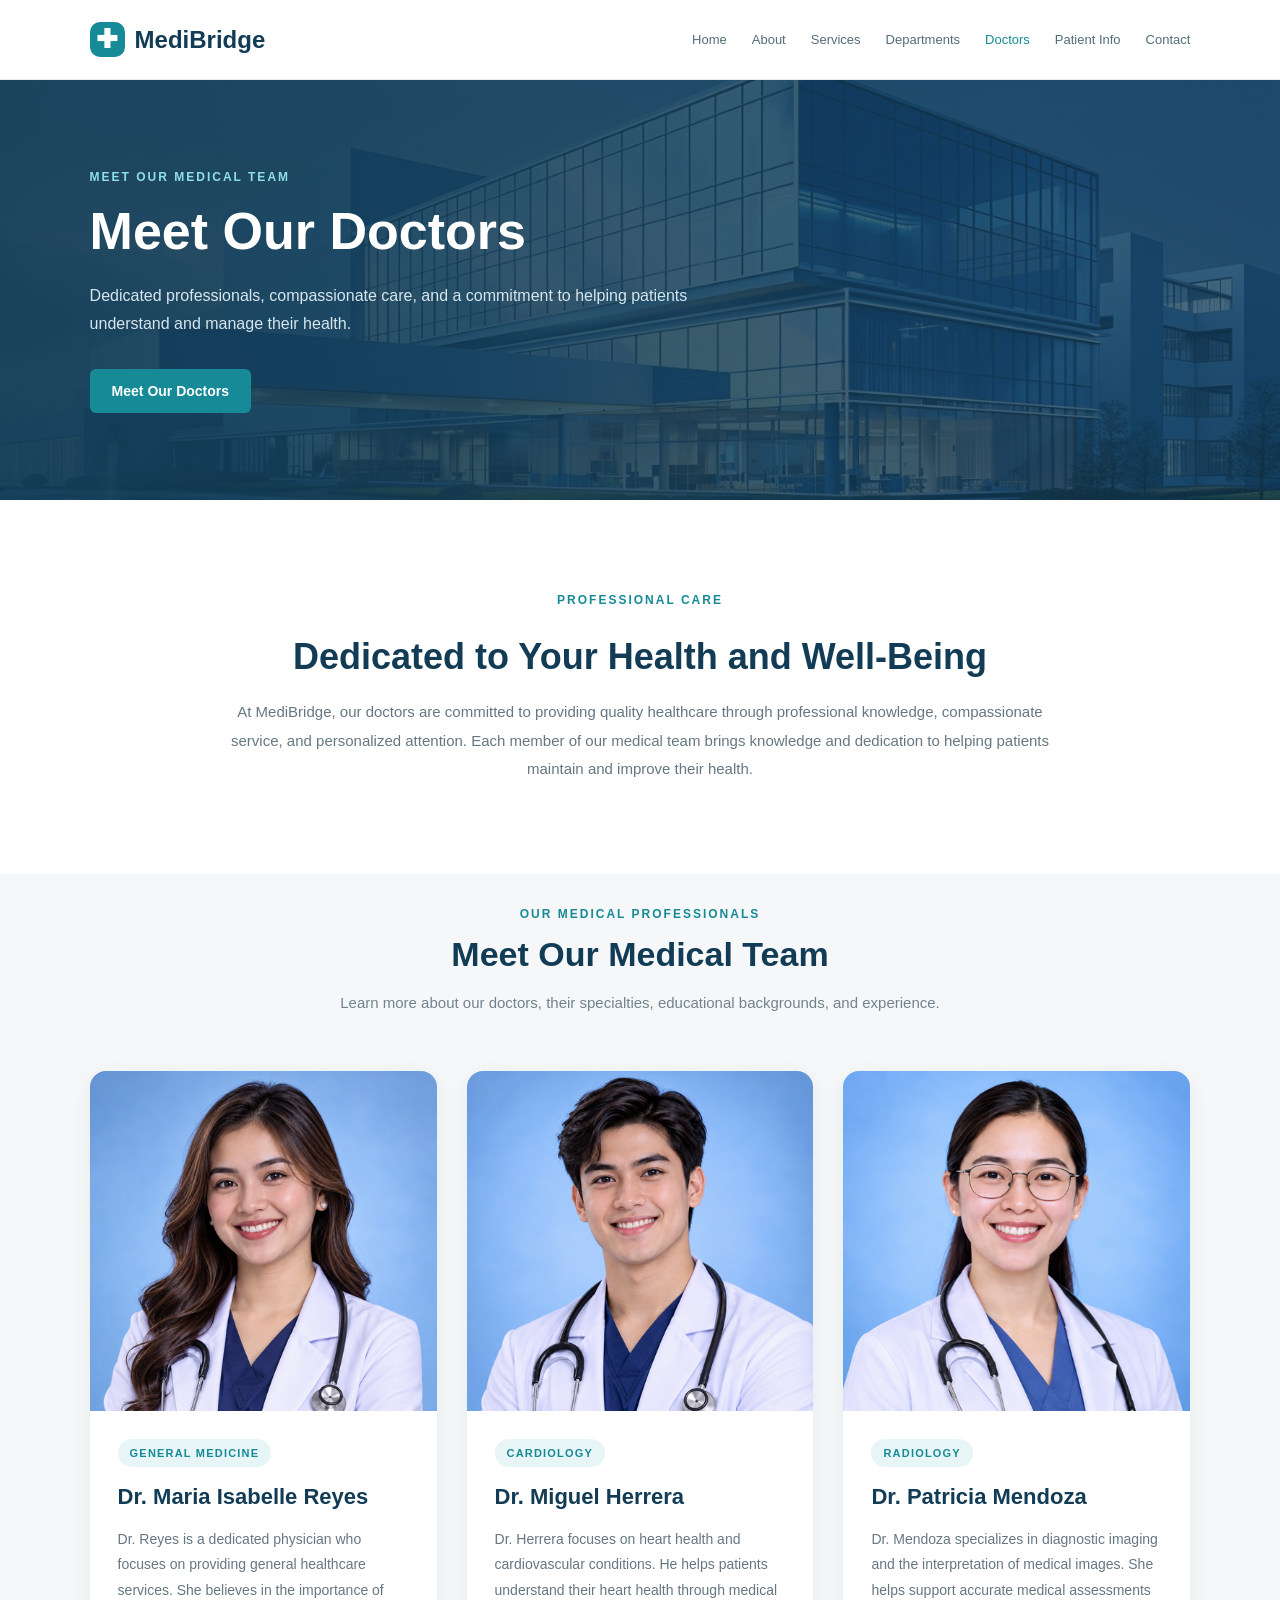
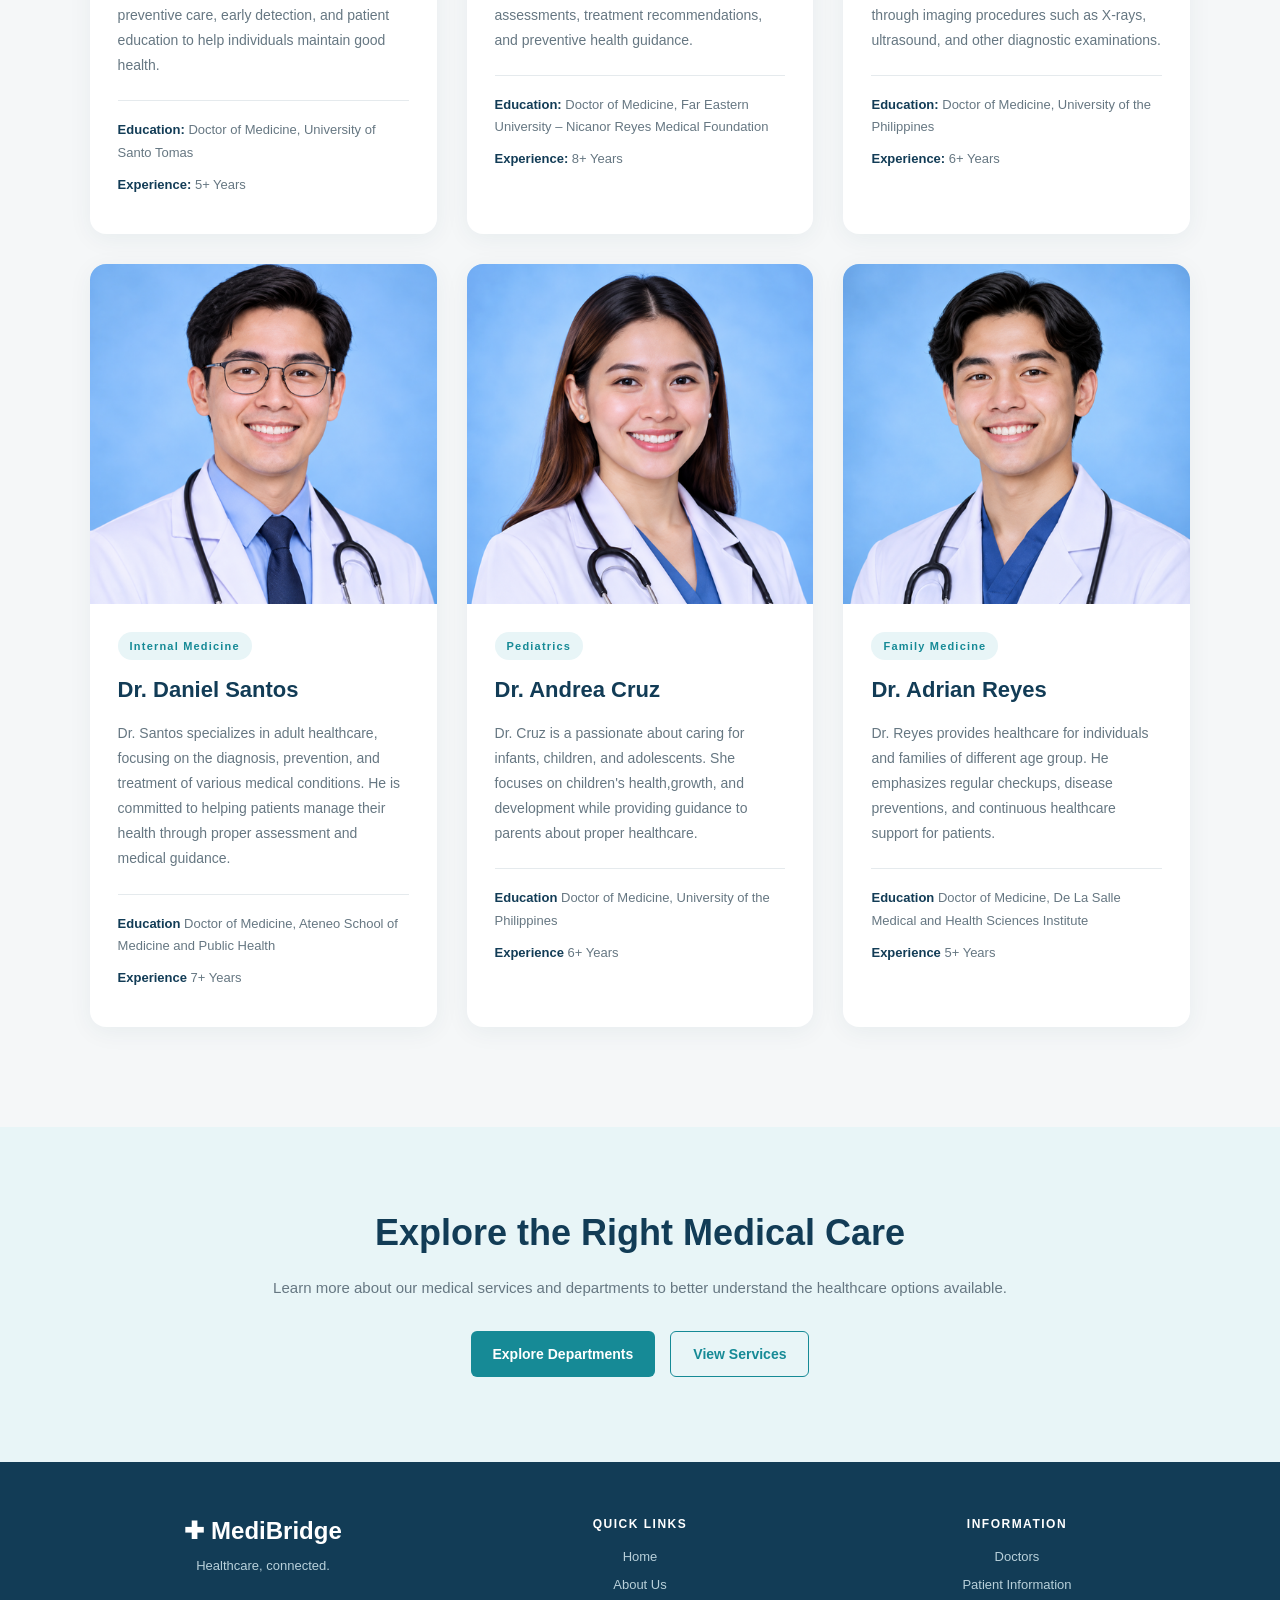
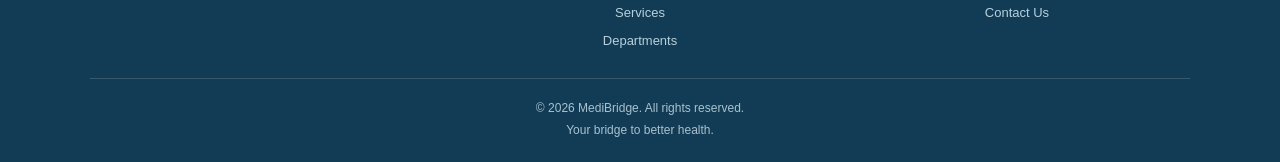
<file: doctors.html>
<!DOCTYPE html>
<html lang="en">
<head>
    <meta charset="UTF-8">
    <meta name="viewport" content="width=device-width, initial-scale=1.0">
    <title>Our Doctors | MediBridge</title>

    <link rel="stylesheet" href="css/style.css">
    <link rel="stylesheet" href="css/doctors.css">
</head>
<body>

    <!-- NAVBAR -->
    <header class="navbar">
        <a href="index.html" class="logo">
            <span class="logo-icon">✚</span>
            MediBridge
        </a>

        <nav class="nav-links">
            <a href="index.html">Home</a>
            <a href="about.html">About</a>
            <a href="services.html">Services</a>
            <a href="departments.html">Departments</a>
            <a href="doctors.html" class="active">Doctors</a>
            <a href="patient-info.html">Patient Info</a>
            <a href="contact.html">Contact</a>
        </nav>
    </header>


    <!-- HERO SECTION -->
    <section class="doctors-hero">
        <div class="doctors-hero-content">

            <span class="doctors-label">MEET OUR MEDICAL TEAM</span>

            <h1>Meet Our Doctors</h1>

            <p>
                Dedicated professionals, compassionate care, and a commitment
                to helping patients understand and manage their health.
            </p>

            <a href="#doctor-profiles" class="btn-primary">
                Meet Our Doctors
            </a>

        </div>
    </section>


    <!-- INTRODUCTION -->
    <section class="doctors-intro">
        <div class="doctors-intro-content">

            <span class="section-label">PROFESSIONAL CARE</span>

            <h2>Dedicated to Your Health and Well-Being</h2>

            <p>
                At MediBridge, our doctors are committed to providing quality
                healthcare through professional knowledge, compassionate service,
                and personalized attention. Each member of our medical team
                brings knowledge and dedication to helping patients maintain
                and improve their health.
            </p>

        </div>
    </section>


    <!-- DOCTOR PROFILES -->
    <section class="doctor-profiles" id="doctor-profiles">

        <div class="section-heading">
            <span class="section-label">OUR MEDICAL PROFESSIONALS</span>

            <h2>Meet Our Medical Team</h2>

            <p>
                Learn more about our doctors, their specialties,
                educational backgrounds, and experience.
            </p>
        </div>


        <div class="doctor-grid">

            <!-- DOCTOR 1 -->
            <div class="doctor-card">

                <div class="doctor-image">
                    <img src="images/doctors/dr-reyes.png"
                         alt="Dr. Maria Isabelle Reyes">
                </div>

                <div class="doctor-card-content">

                    <span class="doctor-specialty">GENERAL MEDICINE</span>

                    <h3>Dr. Maria Isabelle Reyes</h3>

                    <p class="doctor-bio">
                        Dr. Reyes is a dedicated physician who focuses on
                        providing general healthcare services. She believes
                        in the importance of preventive care, early detection,
                        and patient education to help individuals maintain
                        good health.
                    </p>

                    <div class="doctor-details">

                        <p>
                            <strong>Education:</strong>
                            Doctor of Medicine, University of Santo Tomas
                        </p>

                        <p>
                            <strong>Experience:</strong>
                            5+ Years
                        </p>

                    </div>

                </div>
            </div>


            <!-- DOCTOR 2 -->
            <div class="doctor-card">

                <div class="doctor-image">
                    <img src="images/doctors/dr-herrera.png"
                         alt="Dr. Miguel Herrera">
                </div>

                <div class="doctor-card-content">

                    <span class="doctor-specialty">CARDIOLOGY</span>

                    <h3>Dr. Miguel Herrera</h3>

                    <p class="doctor-bio">
                        Dr. Herrera focuses on heart health and cardiovascular
                        conditions. He helps patients understand their heart
                        health through medical assessments, treatment
                        recommendations, and preventive health guidance.
                    </p>

                    <div class="doctor-details">

                        <p>
                            <strong>Education:</strong>
                            Doctor of Medicine, Far Eastern University –
                            Nicanor Reyes Medical Foundation
                        </p>

                        <p>
                            <strong>Experience:</strong>
                            8+ Years
                        </p>

                    </div>

                </div>
            </div>


            <!-- DOCTOR 3 -->
            <div class="doctor-card">

                <div class="doctor-image">
                    <img src="images/doctors/dr-mendoza.png"
                         alt="Dr. Patricia Mendoza">
                </div>

                <div class="doctor-card-content">

                    <span class="doctor-specialty">RADIOLOGY</span>

                    <h3>Dr. Patricia Mendoza</h3>

                    <p class="doctor-bio">
                        Dr. Mendoza specializes in diagnostic imaging and
                        the interpretation of medical images. She helps
                        support accurate medical assessments through
                        imaging procedures such as X-rays, ultrasound,
                        and other diagnostic examinations.
                    </p>

                    <div class="doctor-details">

                        <p>
                            <strong>Education:</strong>
                            Doctor of Medicine, University of the Philippines
                        </p>

                        <p>
                            <strong>Experience:</strong>
                            6+ Years
                        </p>

                    </div>

                </div>
            </div>

            <div class="doctor-card">

                <div class="doctor-image">
                    <img src="images/doctors/dr-santos.png"
                            alt="Dr. Daniel Santos">
                    </div>
                    <div class="doctor-card-content">

                        <span class="doctor-specialty">Internal Medicine</span>

                        <h3>Dr. Daniel Santos</h3>
                        <p class="doctor-bio">
                            Dr. Santos specializes in adult healthcare, focusing on 
                            the diagnosis, prevention, and treatment of various medical conditions.
                            He is committed to helping patients manage their health through proper 
                            assessment and medical guidance.
                        </p>

                        <div class="doctor-details">
                            <p>
                                <strong>Education</strong>
                                Doctor of Medicine, Ateneo School of Medicine and Public Health
                            </p>

                            <p>
                                <strong>Experience</strong>
                                7+ Years
                            </p>
                        </div>
                    </div>
            </div>

                <div class="doctor-card">
                    <div class="doctor-image">
                        <img src="images/doctors/dr-cruz.png"
                            alt="Dr. Angela Cruz">

                    </div>

                    <div class="doctor-card-content">

                        <span class="doctor-specialty">Pediatrics</span>
                        <h3>Dr. Andrea Cruz</h3>
                        <p class="doctor-bio">
                            Dr. Cruz is a passionate about caring for infants, children,
                            and adolescents. She focuses on children's health,growth,
                            and development while providing guidance to parents about
                            proper healthcare.
                        </p>
                        <div class="doctor-details">
                            <p>
                                <strong>Education</strong>
                                Doctor of Medicine, University of the Philippines
                            </p>
                            <p>
                                <strong>Experience</strong>
                                6+ Years
                            </p>
                        </div>
                    </div>
                </div>
                <div class="doctor-card">
                    <div class="doctor-image">
                        <img src="images/doctors/dr-a.reyes.png"
                            alt="Dr. Adrian Reyes">
                    </div>
                    <div class="doctor-card-content">

                        <span class="doctor-specialty">Family Medicine</span>
                        <h3>Dr. Adrian Reyes</h3>

                        <p class="doctor-bio">
                            Dr. Reyes provides healthcare for individuals and families of 
                            different age group. He emphasizes regular checkups, disease
                            preventions, and continuous healthcare support for patients.
                        </p>
                        <div class="doctor-details">
                            <p>
                                <strong>Education</strong>
                                Doctor of Medicine, De La Salle Medical and Health Sciences Institute
                            </p>
                            <p>
                                <strong>Experience</strong>
                                5+ Years
                            </p>
                        </div>
                    </div>
                </div>

        </div>
    </section>


    <!-- CTA SECTION -->
    <section class="doctors-cta">

        <div class="doctors-cta-content">

            <h2>Explore the Right Medical Care</h2>

            <p>
                Learn more about our medical services and departments
                to better understand the healthcare options available.
            </p>

            <div class="doctors-cta-buttons">

                <a href="departments.html" class="btn-primary">
                    Explore Departments
                </a>

                <a href="services.html" class="btn-secondary">
                    View Services
                </a>

            </div>

        </div>
    </section>


    <!-- FOOTER -->
    <footer class="site-footer">

        <div class="footer-brand">
            <a href="index.html" class="footer-logo">✚ MediBridge</a>
            <p>Healthcare, connected.</p>
        </div>

        <div class="footer-column">
            <h3>QUICK LINKS</h3>
            <a href="index.html">Home</a>
            <a href="about.html">About Us</a>
            <a href="services.html">Services</a>
            <a href="departments.html">Departments</a>
        </div>

        <div class="footer-column">
            <h3>INFORMATION</h3>
            <a href="doctors.html">Doctors</a>
            <a href="patient-info.html">Patient Information</a>
            <a href="contact.html">Contact Us</a>
        </div>

        <div class="footer-bottom">
            <p>© 2026 MediBridge. All rights reserved.</p>
            <p>Your bridge to better health.</p>
        </div>

    </footer>

</body>
</html>
</file>
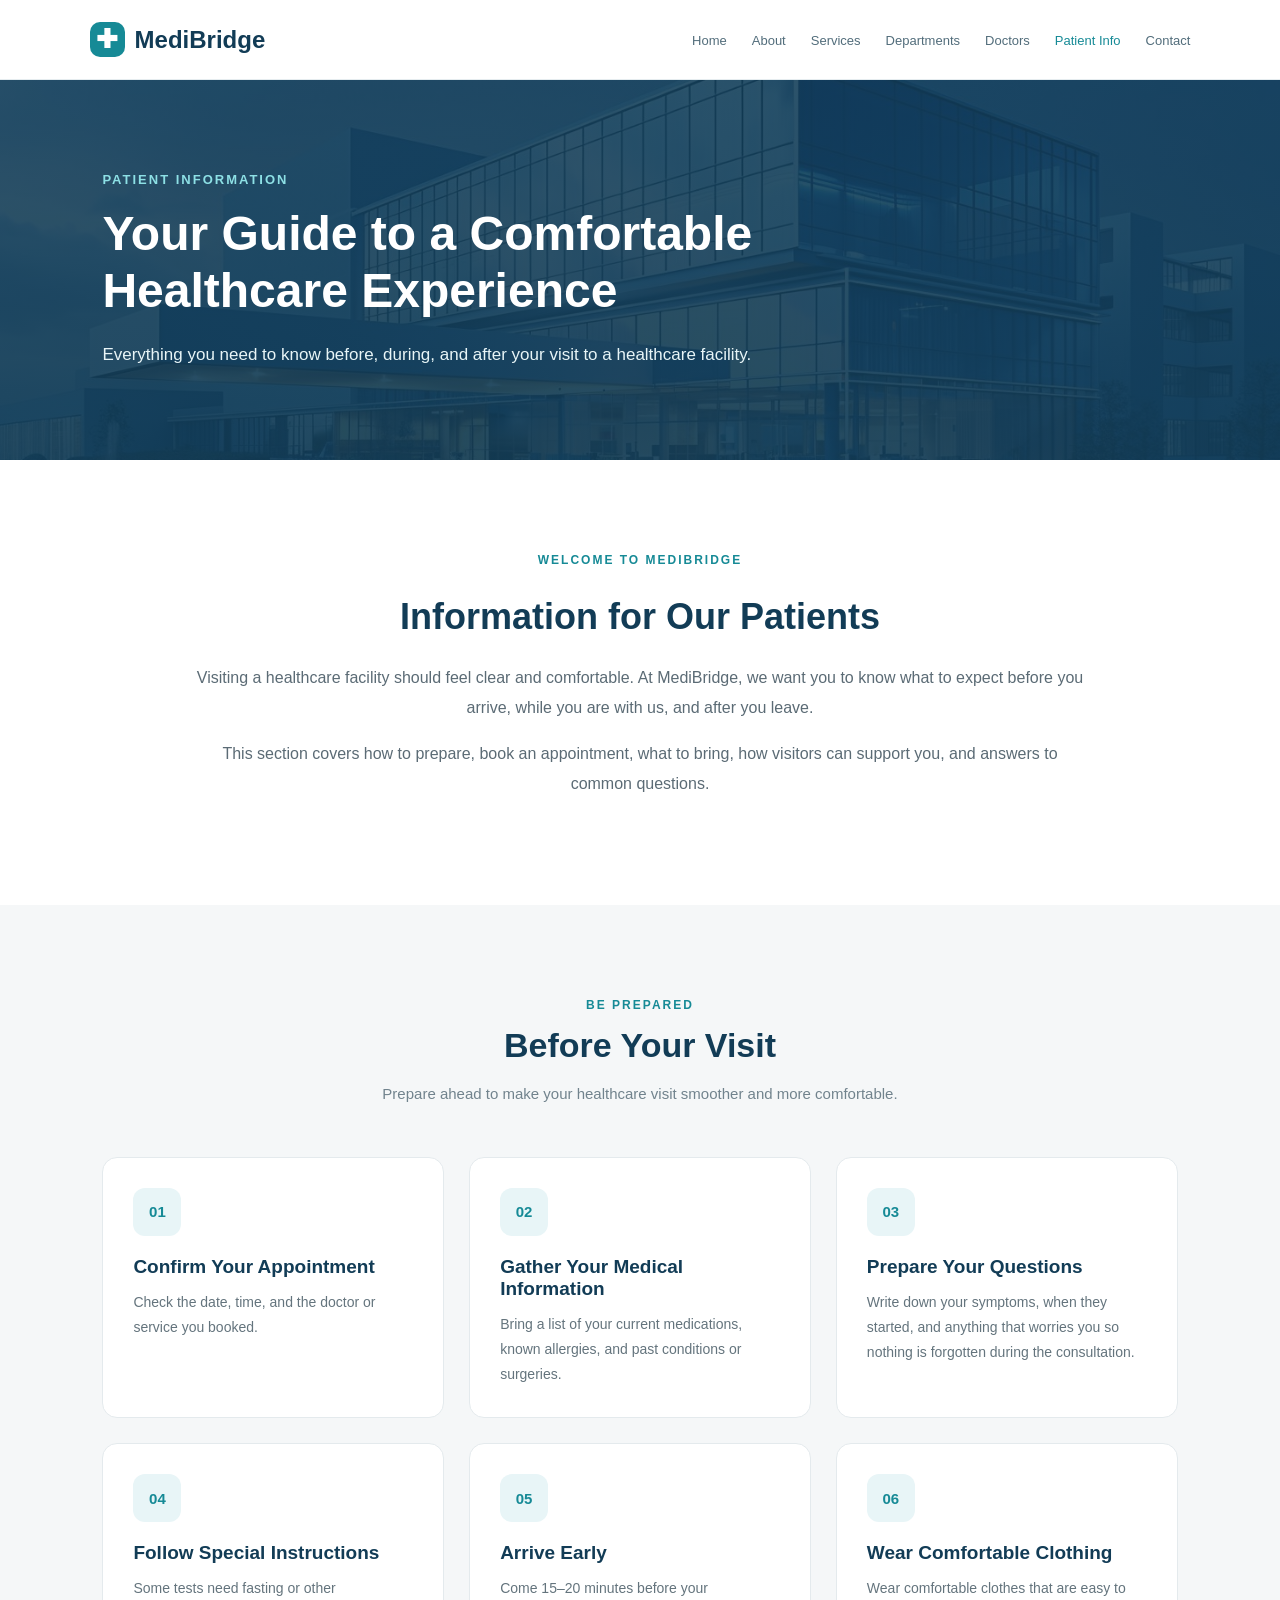
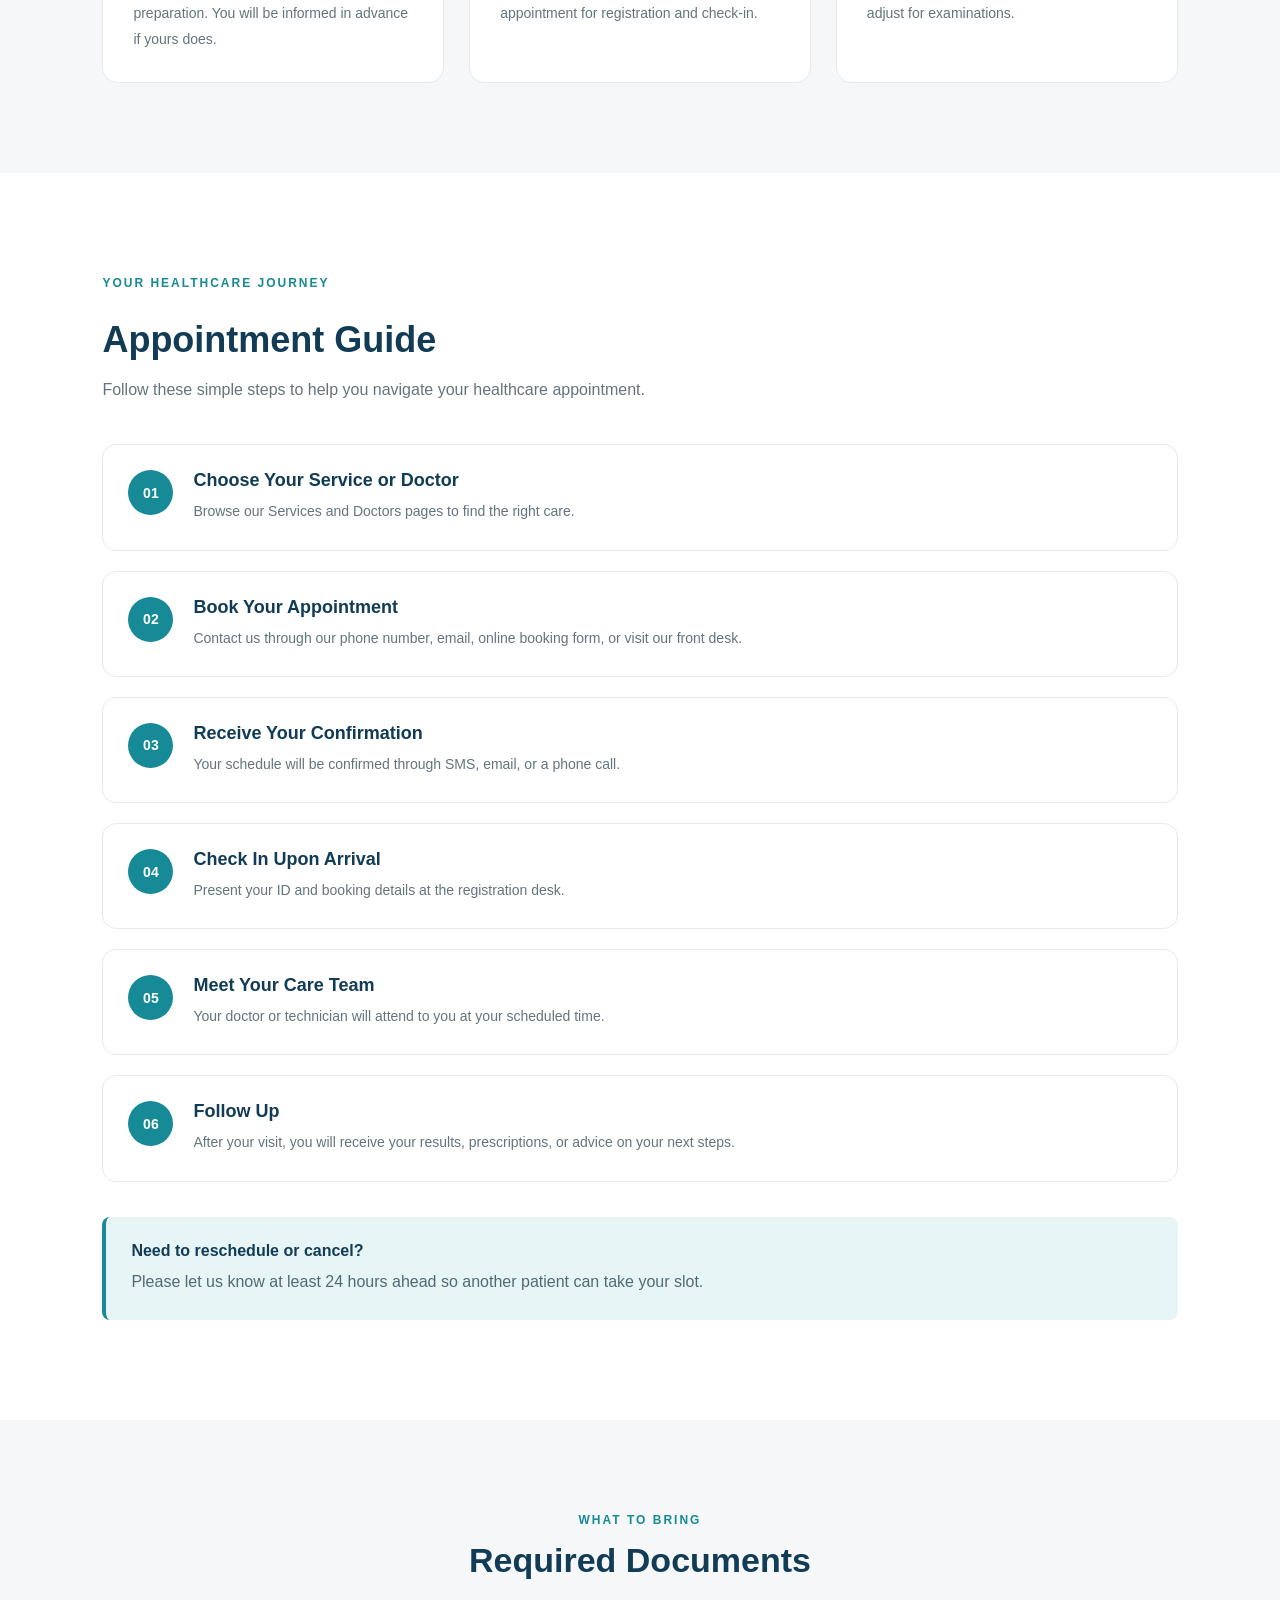
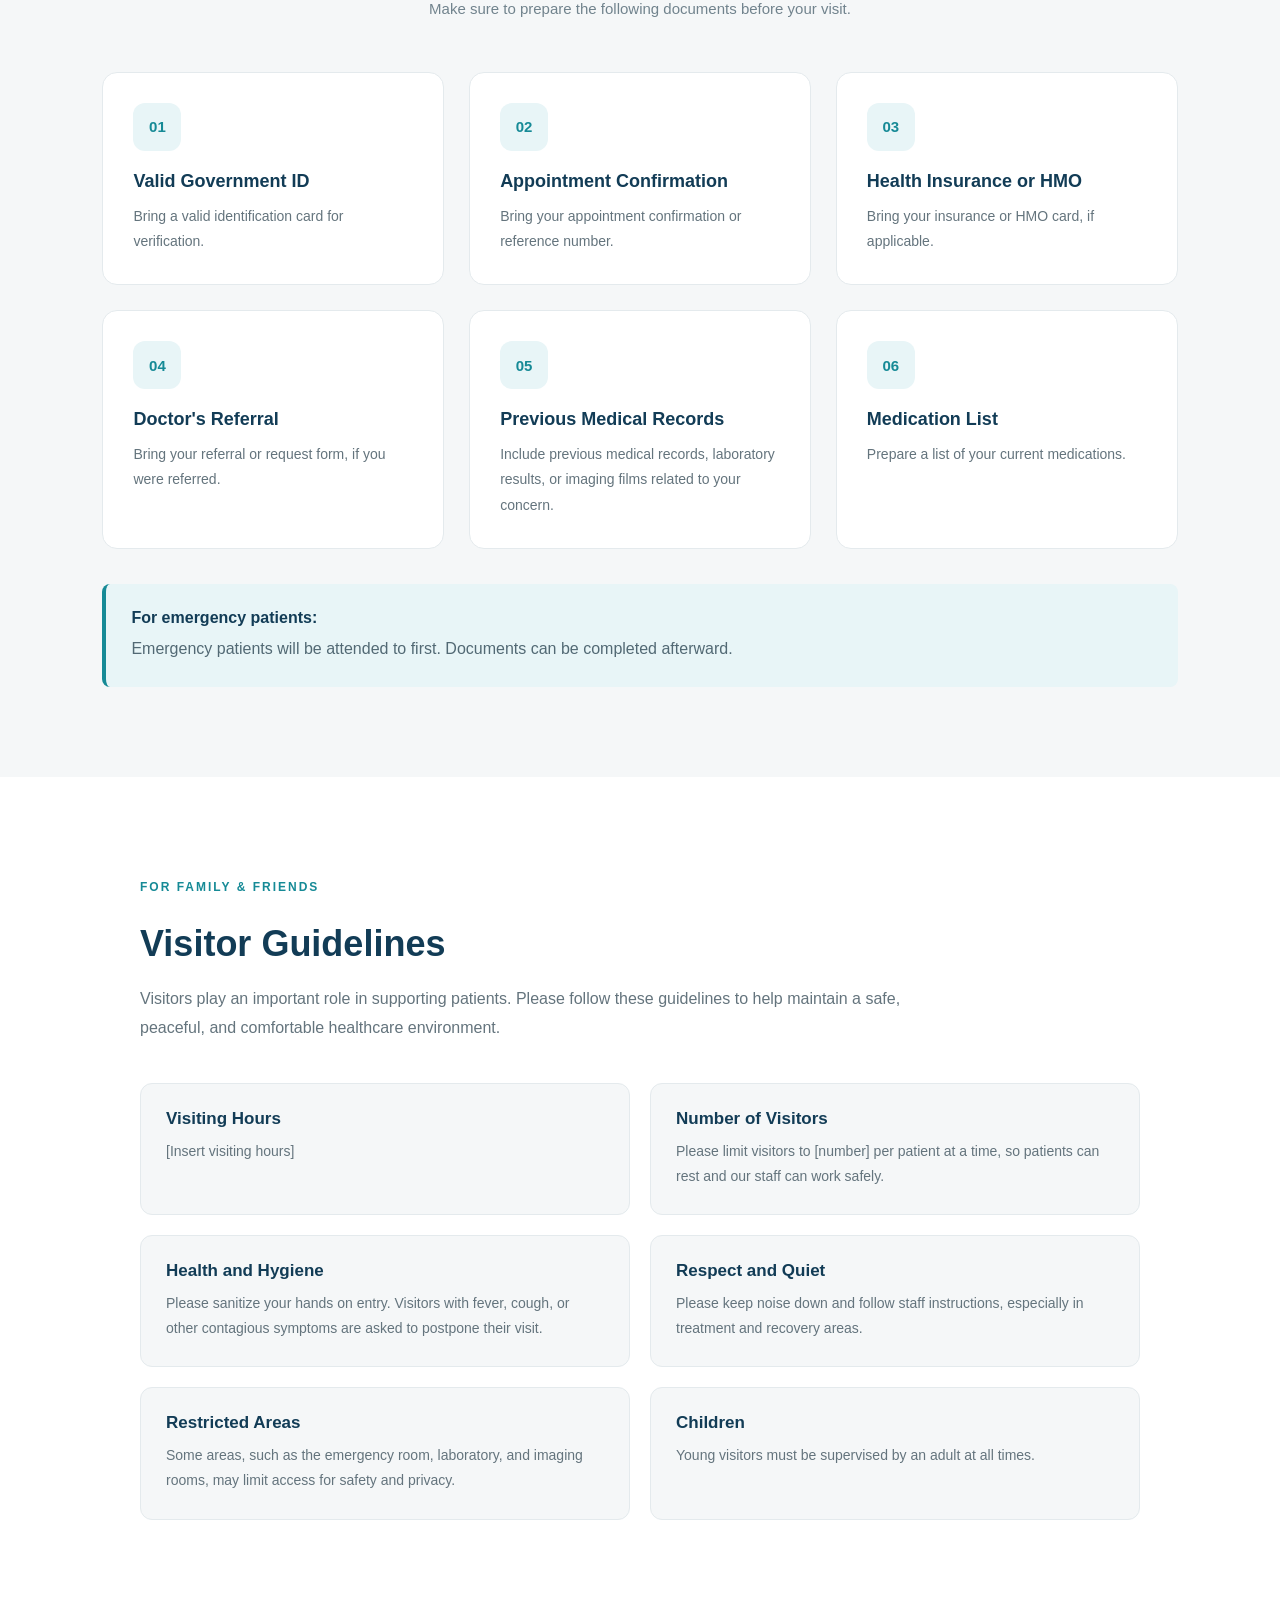
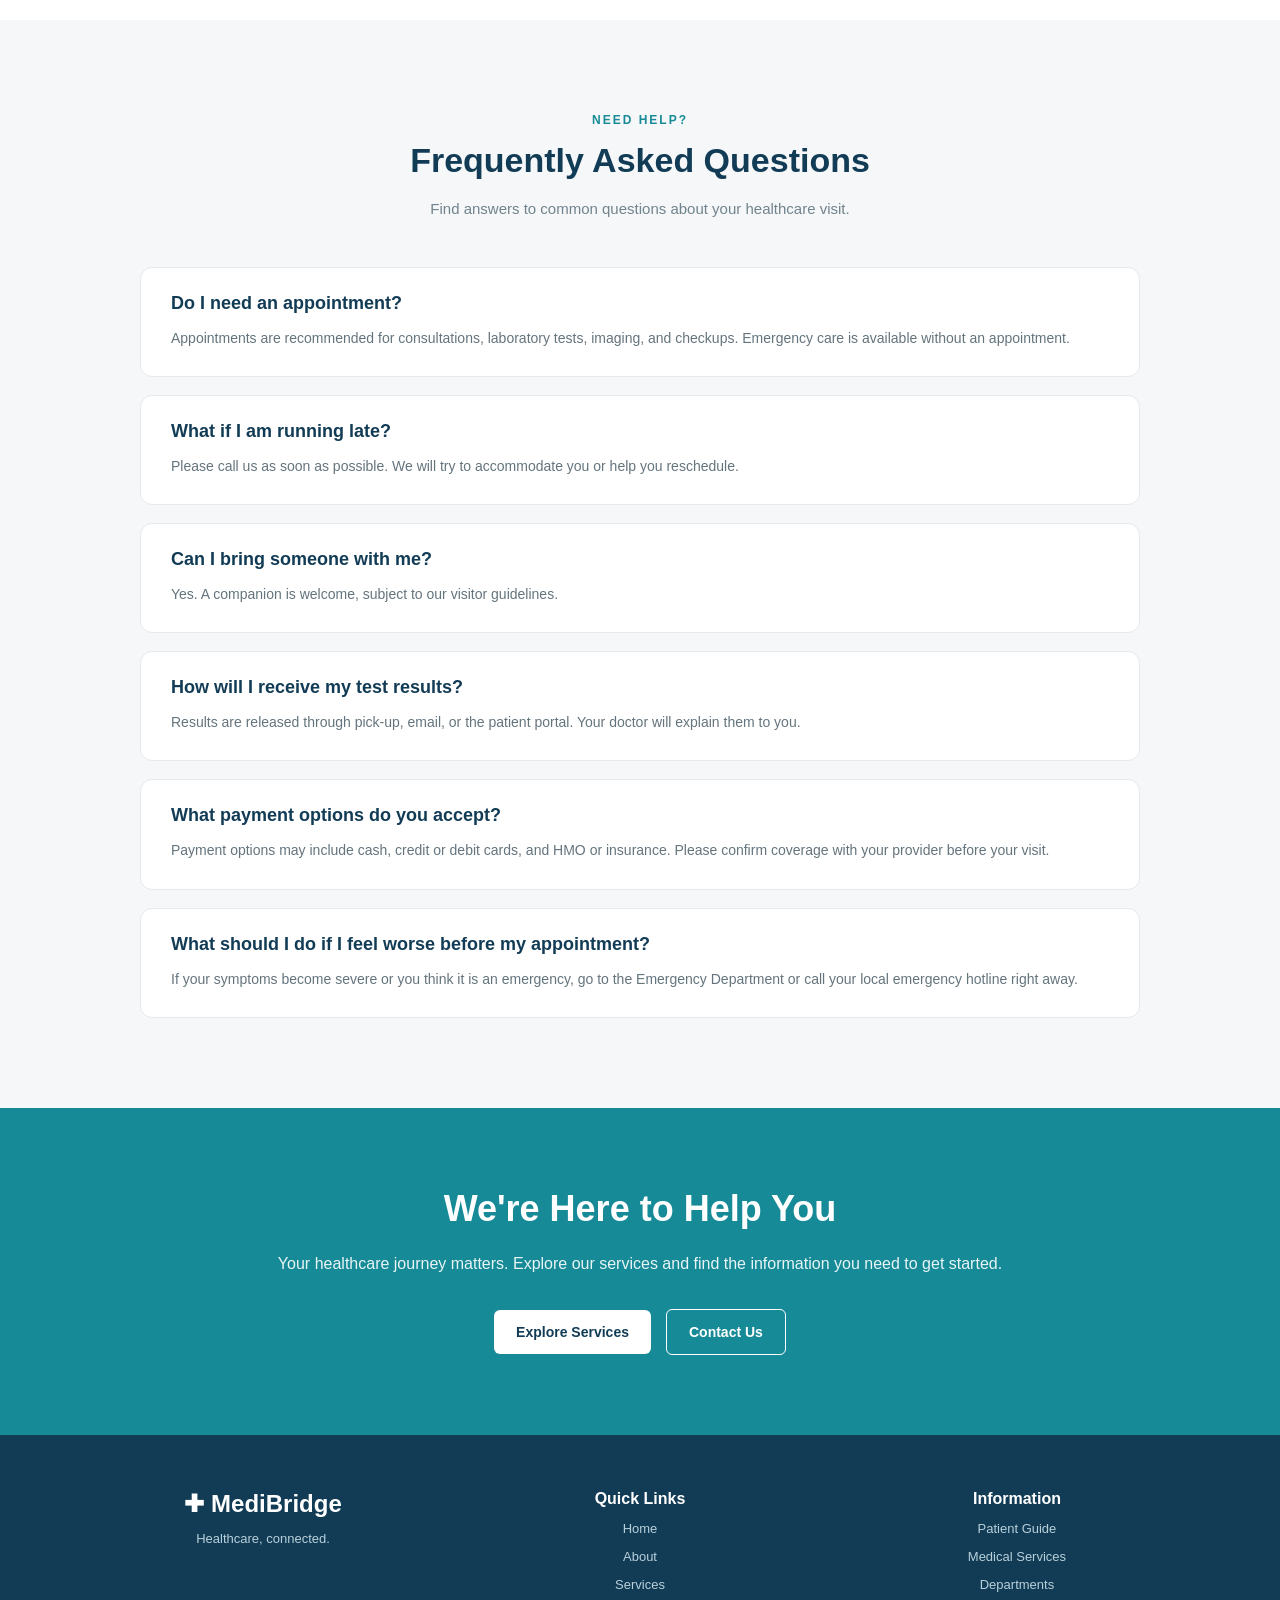
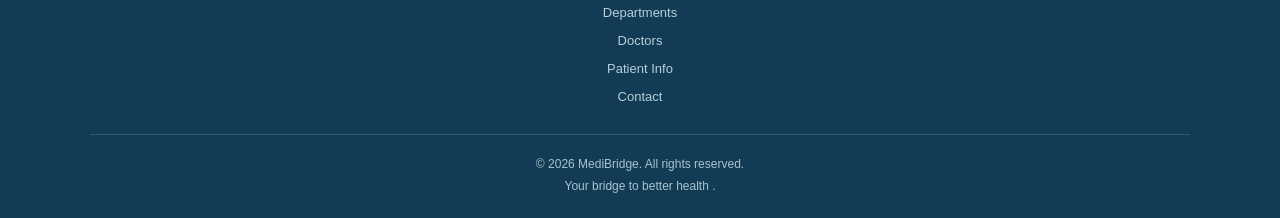
<file: patient-info.html>
<!DOCTYPE html>
<html lang="en">
<head>
    <meta charset="UTF-8">
    <meta name="viewport" content="width=device-width, initial-scale=1.0">
    <title>Patient Information | MediBridge</title>
    <link rel="stylesheet" href="css/style.css">
    <link rel="stylesheet" href="css/patient-info.css">
</head>
<body>

    <!-- NAVBAR NA WALANG KATAPUSAN -->
    <nav class="navbar">
        <div class="logo">
            <div class="logo-icon">✚</div>
            <span>MediBridge</span>
        </div>

        <ul class="nav-links">
            <li><a href="index.html">Home</a></li>
            <li><a href="about.html">About</a></li>
            <li><a href="services.html">Services</a></li>
            <li><a href="departments.html">Departments</a></li>
            <li><a href="doctors.html">Doctors</a></li>
            <li><a href="patient-info.html" class="active">Patient Info</a></li>
            <li><a href="contact.html">Contact</a></li>
        </ul>
    </nav>


    <!-- PATIENT INFORMATION HERO -->
    <section class="patient-hero">
        <div class="patient-hero-content">
            <span class="patient-label">PATIENT INFORMATION</span>

            <h1>Your Guide to a Comfortable Healthcare Experience</h1>

            <p>
                Everything you need to know before, during, and after your visit
                to a healthcare facility.
            </p>
        </div>
    </section>


    <!-- INTRODUCTION TO COMPUTING? -->
    <section class="patient-intro">
        <div class="patient-intro-content">
            <span class="section-label">WELCOME TO MEDIBRIDGE</span>

            <h2>Information for Our Patients</h2>

            <p>
                Visiting a healthcare facility should feel clear and comfortable.
                At MediBridge, we want you to know what to expect before you arrive,
                while you are with us, and after you leave.
            </p>

            <p>
                This section covers how to prepare, book an appointment, what to bring,
                how visitors can support you, and answers to common questions.
            </p>
        </div>
    </section>


    <!-- BEFORE YOUR VISIT SABI NG DOCTOR -->
    <section class="before-visit">
        <div class="section-heading">
            <span class="section-label">BE PREPARED</span>
            <h2>Before Your Visit</h2>
            <p>Prepare ahead to make your healthcare visit smoother and more comfortable.</p>
        </div>

        <div class="visit-grid">

            <div class="visit-card">
                <div class="visit-icon">01</div>
                <h3>Confirm Your Appointment</h3>
                <p>
                    Check the date, time, and the doctor or service you booked.
                </p>
            </div>

            <div class="visit-card">
                <div class="visit-icon">02</div>
                <h3>Gather Your Medical Information</h3>
                <p>
                    Bring a list of your current medications, known allergies,
                    and past conditions or surgeries.
                </p>
            </div>

            <div class="visit-card">
                <div class="visit-icon">03</div>
                <h3>Prepare Your Questions</h3>
                <p>
                    Write down your symptoms, when they started, and anything
                    that worries you so nothing is forgotten during the consultation.
                </p>
            </div>

            <div class="visit-card">
                <div class="visit-icon">04</div>
                <h3>Follow Special Instructions</h3>
                <p>
                    Some tests need fasting or other preparation.
                    You will be informed in advance if yours does.
                </p>
            </div>

            <div class="visit-card">
                <div class="visit-icon">05</div>
                <h3>Arrive Early</h3>
                <p>
                    Come 15–20 minutes before your appointment
                    for registration and check-in.
                </p>
            </div>

            <div class="visit-card">
                <div class="visit-icon">06</div>
                <h3>Wear Comfortable Clothing</h3>
                <p>
                    Wear comfortable clothes that are easy to adjust
                    for examinations.
                </p>
            </div>

        </div>
    </section>


    <!-- APPOINTMENT GUIDE - OH BAKA MALITO PA HA -->
    <section class="appointment-guide">
        <div class="appointment-container">

            <div class="appointment-content">
                <span class="section-label">YOUR HEALTHCARE JOURNEY</span>
                <h2>Appointment Guide</h2>

                <p>
                    Follow these simple steps to help you navigate
                    your healthcare appointment.
                </p>

                <div class="appointment-steps">

                    <div class="appointment-step">
                        <span class="step-number">01</span>
                        <div>
                            <h3>Choose Your Service or Doctor</h3>
                            <p>
                                Browse our Services and Doctors pages
                                to find the right care.
                            </p>
                        </div>
                    </div>

                    <div class="appointment-step">
                        <span class="step-number">02</span>
                        <div>
                            <h3>Book Your Appointment</h3>
                            <p>
                                Contact us through our phone number, email,
                                online booking form, or visit our front desk.
                            </p>
                        </div>
                    </div>

                    <div class="appointment-step">
                        <span class="step-number">03</span>
                        <div>
                            <h3>Receive Your Confirmation</h3>
                            <p>
                                Your schedule will be confirmed through SMS,
                                email, or a phone call.
                            </p>
                        </div>
                    </div>

                    <div class="appointment-step">
                        <span class="step-number">04</span>
                        <div>
                            <h3>Check In Upon Arrival</h3>
                            <p>
                                Present your ID and booking details
                                at the registration desk.
                            </p>
                        </div>
                    </div>

                    <div class="appointment-step">
                        <span class="step-number">05</span>
                        <div>
                            <h3>Meet Your Care Team</h3>
                            <p>
                                Your doctor or technician will attend
                                to you at your scheduled time.
                            </p>
                        </div>
                    </div>

                    <div class="appointment-step">
                        <span class="step-number">06</span>
                        <div>
                            <h3>Follow Up</h3>
                            <p>
                                After your visit, you will receive your results,
                                prescriptions, or advice on your next steps.
                            </p>
                        </div>
                    </div>

                </div>

                <div class="appointment-note">
                    <strong>Need to reschedule or cancel?</strong>
                    <p>
                        Please let us know at least 24 hours ahead
                        so another patient can take your slot.
                    </p>
                </div>

            </div>
        </div>
    </section>


    <!-- REQUIRED DOCUMENTS - ALL GOVERNMENT IDs, tas pag kukuha ng ID need magpakita ng valid id HAHAHAHAHA -->
    <section class="documents-section">
        <div class="section-heading">
            <span class="section-label">WHAT TO BRING</span>
            <h2>Required Documents</h2>
            <p>Make sure to prepare the following documents before your visit.</p>
        </div>

        <div class="documents-grid">

            <div class="document-card">
                <div class="document-icon">01</div>
                <h3>Valid Government ID</h3>
                <p>Bring a valid identification card for verification.</p>
            </div>

            <div class="document-card">
                <div class="document-icon">02</div>
                <h3>Appointment Confirmation</h3>
                <p>Bring your appointment confirmation or reference number.</p>
            </div>

            <div class="document-card">
                <div class="document-icon">03</div>
                <h3>Health Insurance or HMO</h3>
                <p>Bring your insurance or HMO card, if applicable.</p>
            </div>

            <div class="document-card">
                <div class="document-icon">04</div>
                <h3>Doctor's Referral</h3>
                <p>Bring your referral or request form, if you were referred.</p>
            </div>

            <div class="document-card">
                <div class="document-icon">05</div>
                <h3>Previous Medical Records</h3>
                <p>
                    Include previous medical records, laboratory results,
                    or imaging films related to your concern.
                </p>
            </div>

            <div class="document-card">
                <div class="document-icon">06</div>
                <h3>Medication List</h3>
                <p>Prepare a list of your current medications.</p>
            </div>

        </div>

        <div class="documents-note">
            <strong>For emergency patients:</strong>
            <p>
                Emergency patients will be attended to first.
                Documents can be completed afterward.
            </p>
        </div>
    </section>


    <!-- VISITOR GUIDELINES -->
    <section class="visitor-section">
        <div class="visitor-container">

            <div class="visitor-content">
                <span class="section-label">FOR FAMILY & FRIENDS</span>
                <h2>Visitor Guidelines</h2>

                <p>
                    Visitors play an important role in supporting patients.
                    Please follow these guidelines to help maintain
                    a safe, peaceful, and comfortable healthcare environment.
                </p>

                <div class="visitor-list">

                    <div class="visitor-item">
                        <h3>Visiting Hours</h3>
                        <p>[Insert visiting hours]</p>
                    </div>

                    <div class="visitor-item">
                        <h3>Number of Visitors</h3>
                        <p>
                            Please limit visitors to [number] per patient at a time,
                            so patients can rest and our staff can work safely.
                        </p>
                    </div>

                    <div class="visitor-item">
                        <h3>Health and Hygiene</h3>
                        <p>
                            Please sanitize your hands on entry. Visitors with fever,
                            cough, or other contagious symptoms are asked to postpone
                            their visit.
                        </p>
                    </div>

                    <div class="visitor-item">
                        <h3>Respect and Quiet</h3>
                        <p>
                            Please keep noise down and follow staff instructions,
                            especially in treatment and recovery areas.
                        </p>
                    </div>

                    <div class="visitor-item">
                        <h3>Restricted Areas</h3>
                        <p>
                            Some areas, such as the emergency room, laboratory,
                            and imaging rooms, may limit access for safety and privacy.
                        </p>
                    </div>

                    <div class="visitor-item">
                        <h3>Children</h3>
                        <p>
                            Young visitors must be supervised by an adult at all times.
                        </p>
                    </div>

                </div>
            </div>

        </div>
    </section>


    <!-- FAQ NA FAQ -->
    <section class="patient-faq">
        <div class="faq-container">

            <div class="section-heading">
                <span class="section-label">NEED HELP?</span>
                <h2>Frequently Asked Questions</h2>
                <p>Find answers to common questions about your healthcare visit.</p>
            </div>

            <div class="faq-list">

                <div class="faq-item">
                    <h3>Do I need an appointment?</h3>
                    <p>
                        Appointments are recommended for consultations, laboratory tests,
                        imaging, and checkups. Emergency care is available without
                        an appointment.
                    </p>
                </div>

                <div class="faq-item">
                    <h3>What if I am running late?</h3>
                    <p>
                        Please call us as soon as possible. We will try to accommodate
                        you or help you reschedule.
                    </p>
                </div>

                <div class="faq-item">
                    <h3>Can I bring someone with me?</h3>
                    <p>
                        Yes. A companion is welcome, subject to our visitor guidelines.
                    </p>
                </div>

                <div class="faq-item">
                    <h3>How will I receive my test results?</h3>
                    <p>
                        Results are released through pick-up, email, or the patient portal.
                        Your doctor will explain them to you.
                    </p>
                </div>

                <div class="faq-item">
                    <h3>What payment options do you accept?</h3>
                    <p>
                        Payment options may include cash, credit or debit cards,
                        and HMO or insurance. Please confirm coverage with your provider
                        before your visit.
                    </p>
                </div>

                <div class="faq-item">
                    <h3>What should I do if I feel worse before my appointment?</h3>
                    <p>
                        If your symptoms become severe or you think it is an emergency,
                        go to the Emergency Department or call your local emergency
                        hotline right away.
                    </p>
                </div>

            </div>

        </div>
    </section>


    <!-- CTA -->
    <section class="patient-cta">
        <div class="patient-cta-content">
            <h2>We're Here to Help You</h2>
            <p>
                Your healthcare journey matters. Explore our services
                and find the information you need to get started.
            </p>

            <div class="patient-cta-buttons">
                <a href="services.html" class="btn-primary">Explore Services</a>
                <a href="contact.html" class="btn-secondary">Contact Us</a>
            </div>
        </div>
    </section>


    <!-- FOOTER -->
    <footer class="site-footer">
        <div class="footer-brand">
            <div class="footer-logo">✚ MediBridge</div>
            
            <p>Healthcare, connected.</p>
        </div>

        <div class="footer-column">
            <h4>Quick Links</h4>
            <a href="index.html">Home</a>
            <a href="about.html">About</a>
            <a href="services.html">Services</a>
            <a href="departments.html">Departments</a>
            <a href="doctors.html">Doctors</a>
            <a href="patient-info.html">Patient Info</a>
            <a href="contact.html">Contact</a>
        </div>

        <div class="footer-column">
            <h4>Information</h4>
            <a href="patient-info.html">Patient Guide</a>
            <a href="services.html">Medical Services</a>
            <a href="departments.html">Departments</a>
        </div>

        <div class="footer-bottom">
            <p>© 2026 MediBridge. All rights reserved.</p>
            <p>Your bridge to better health .</p>
        </div>
    </footer>

</body>
</html>
</file>
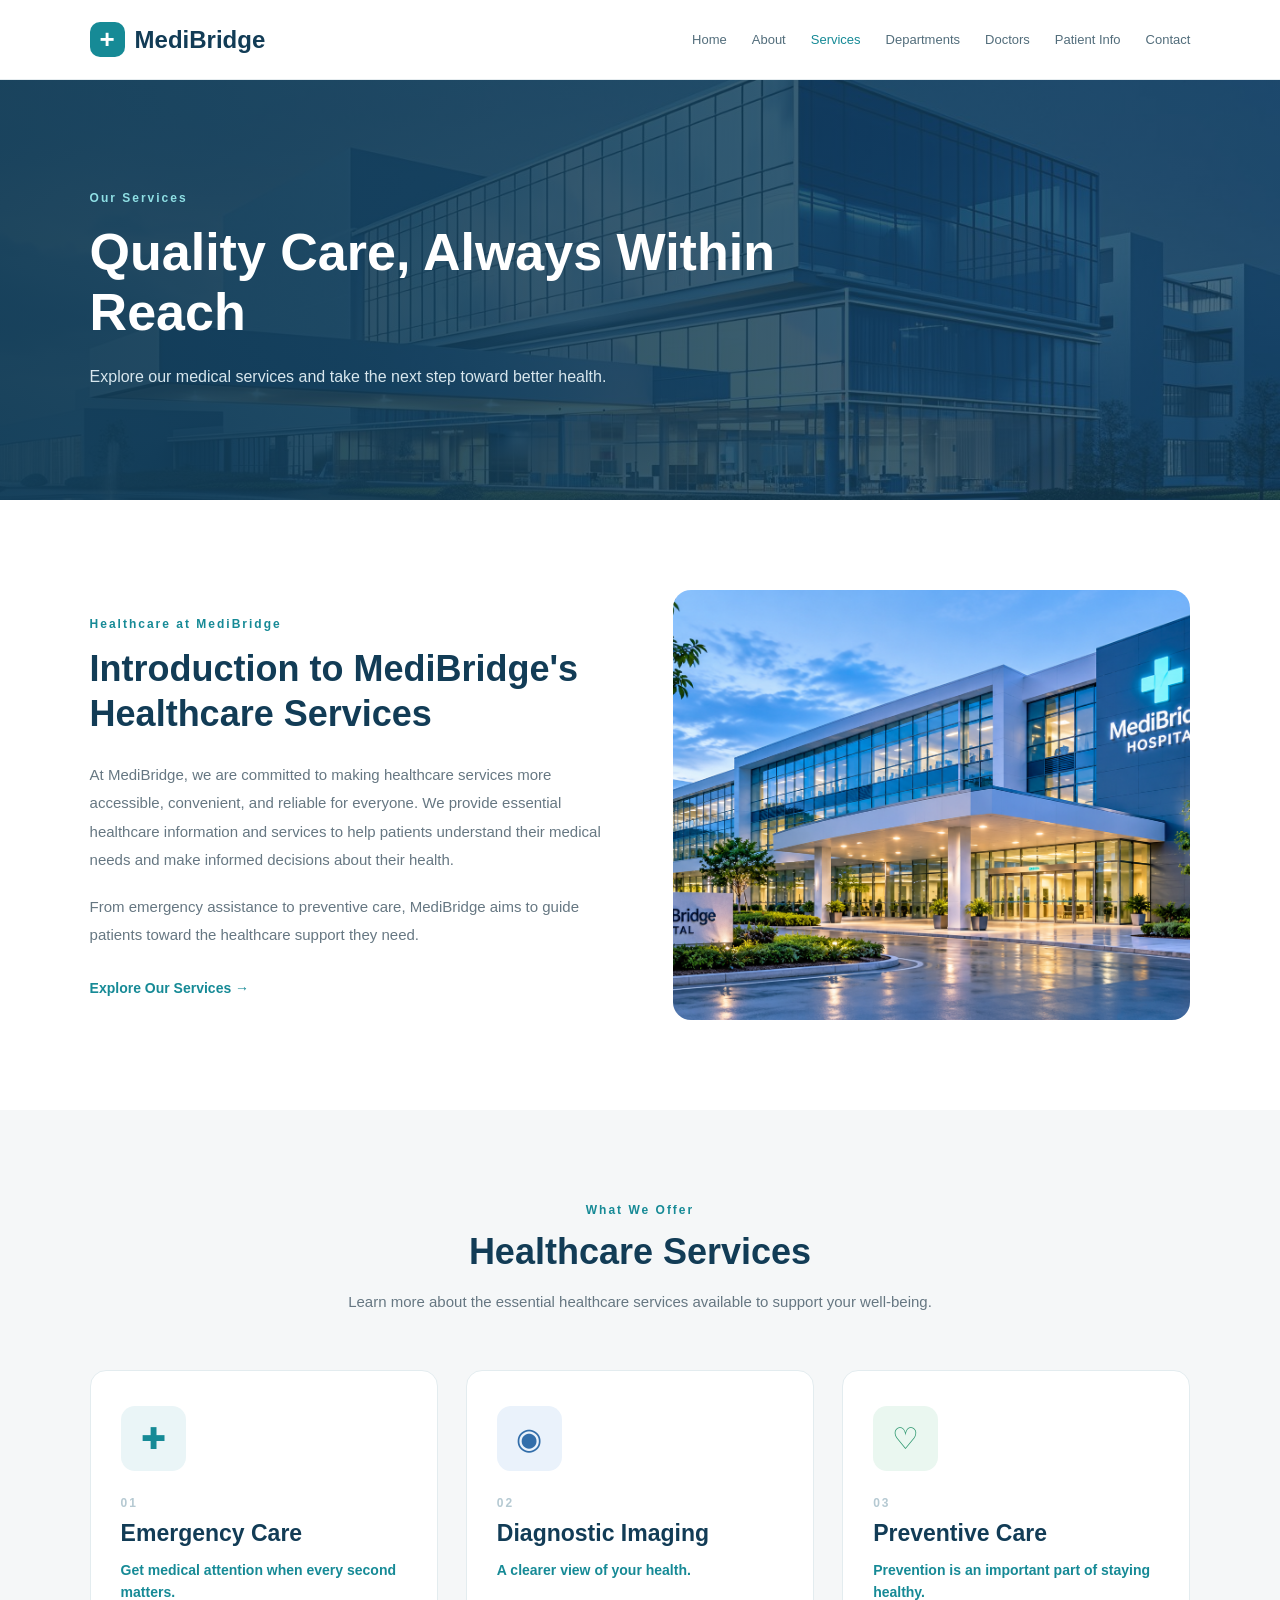
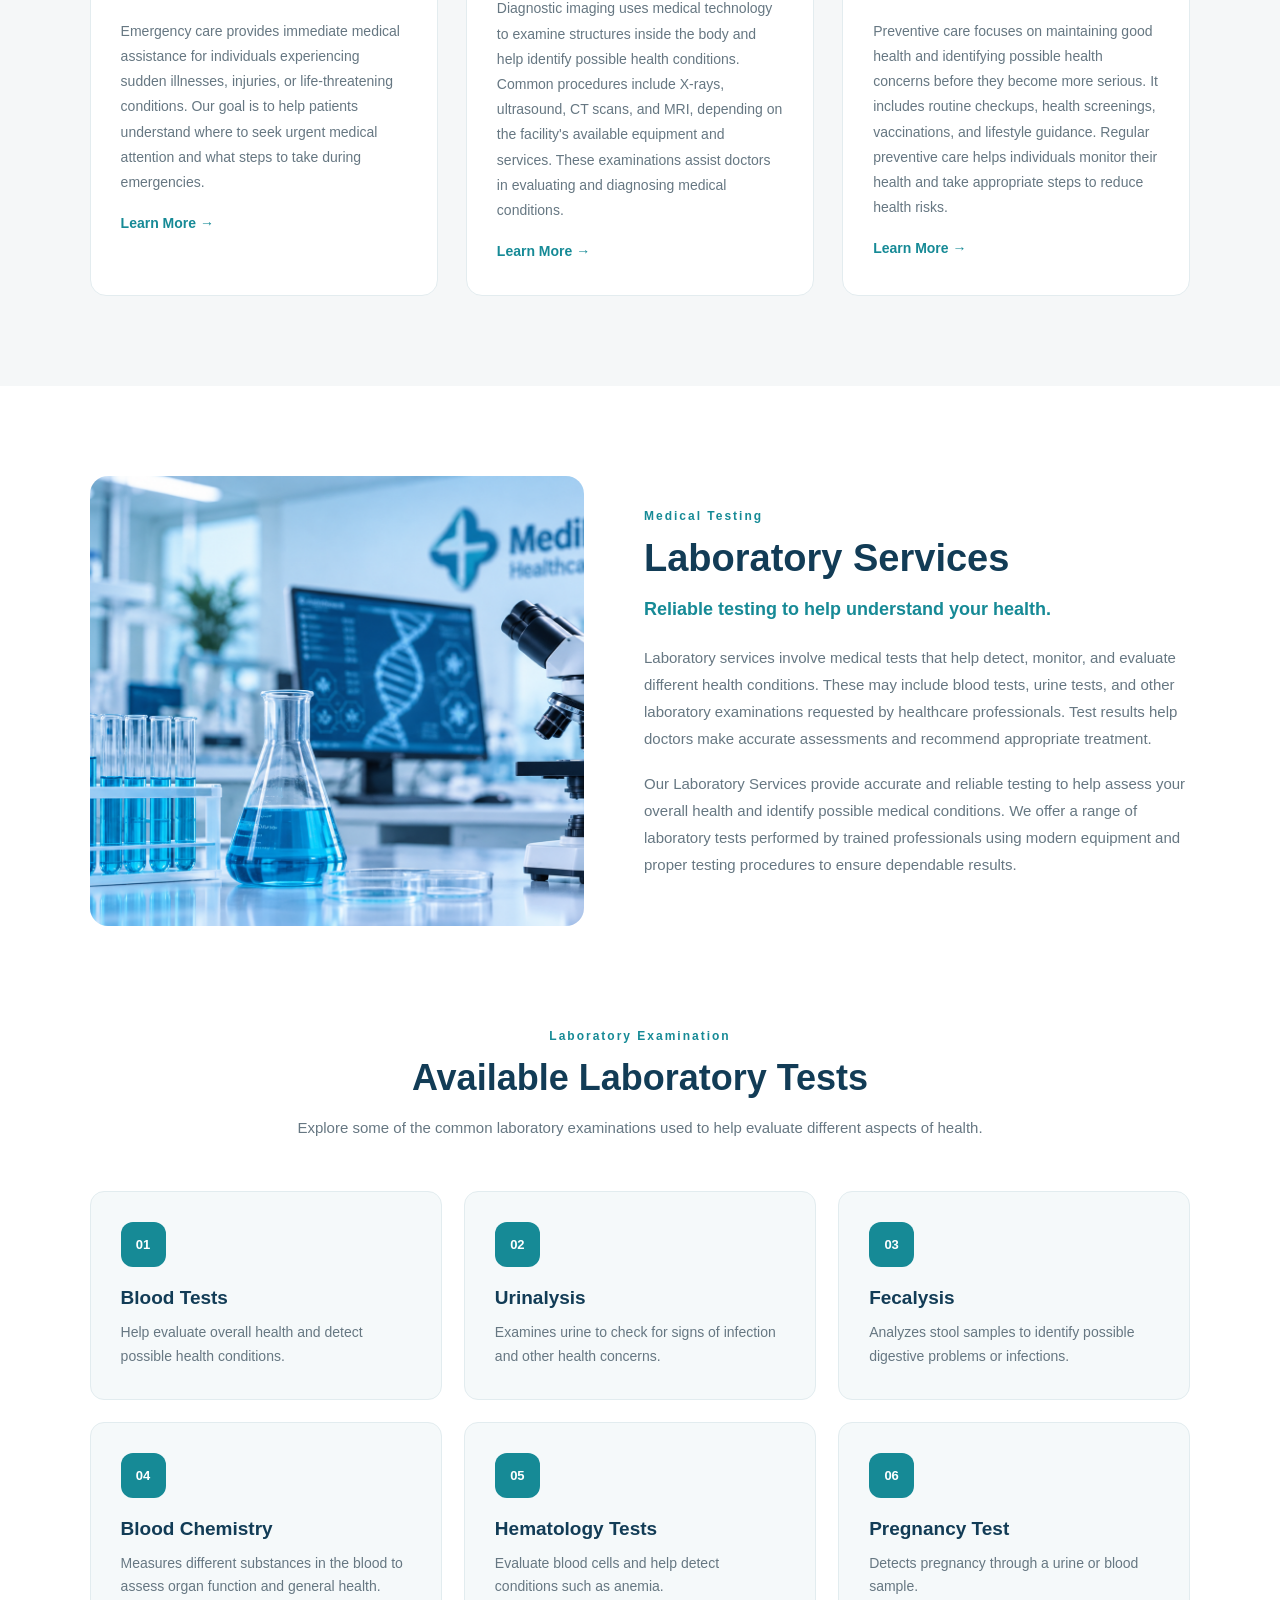
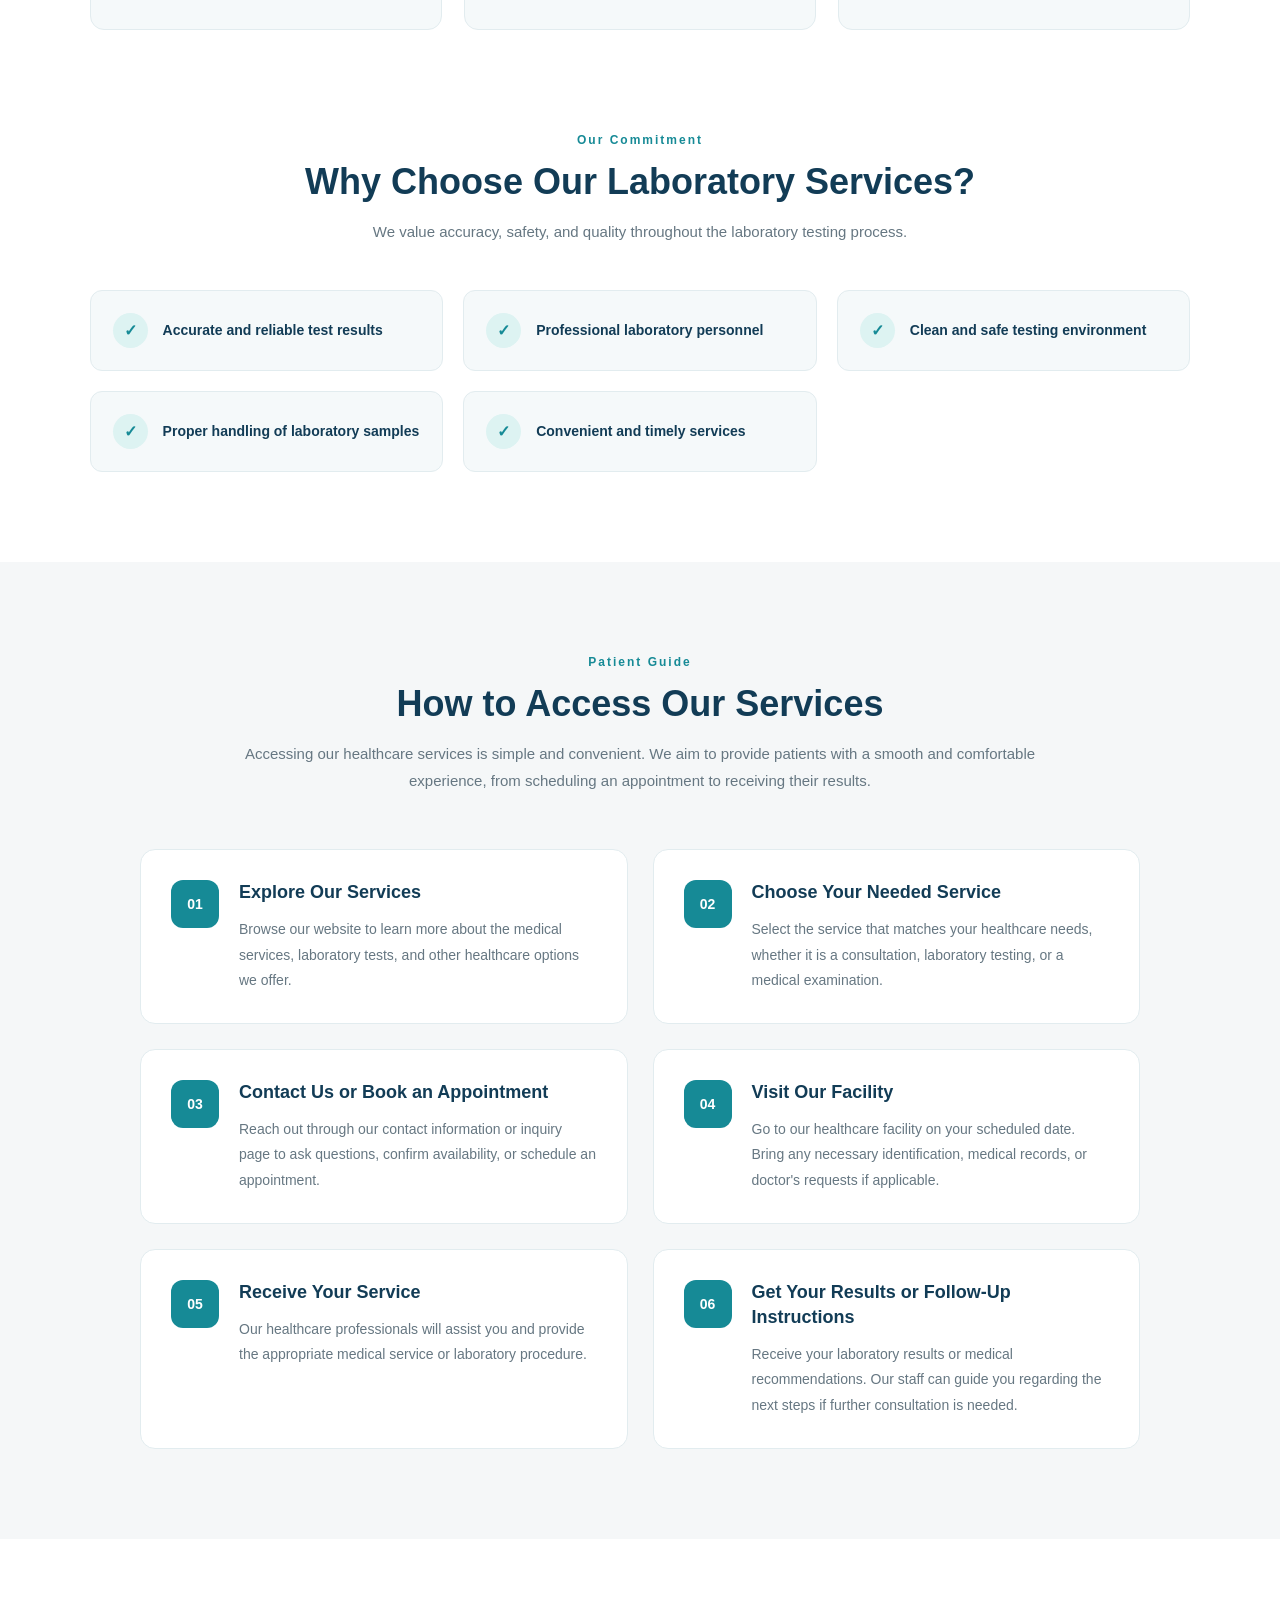
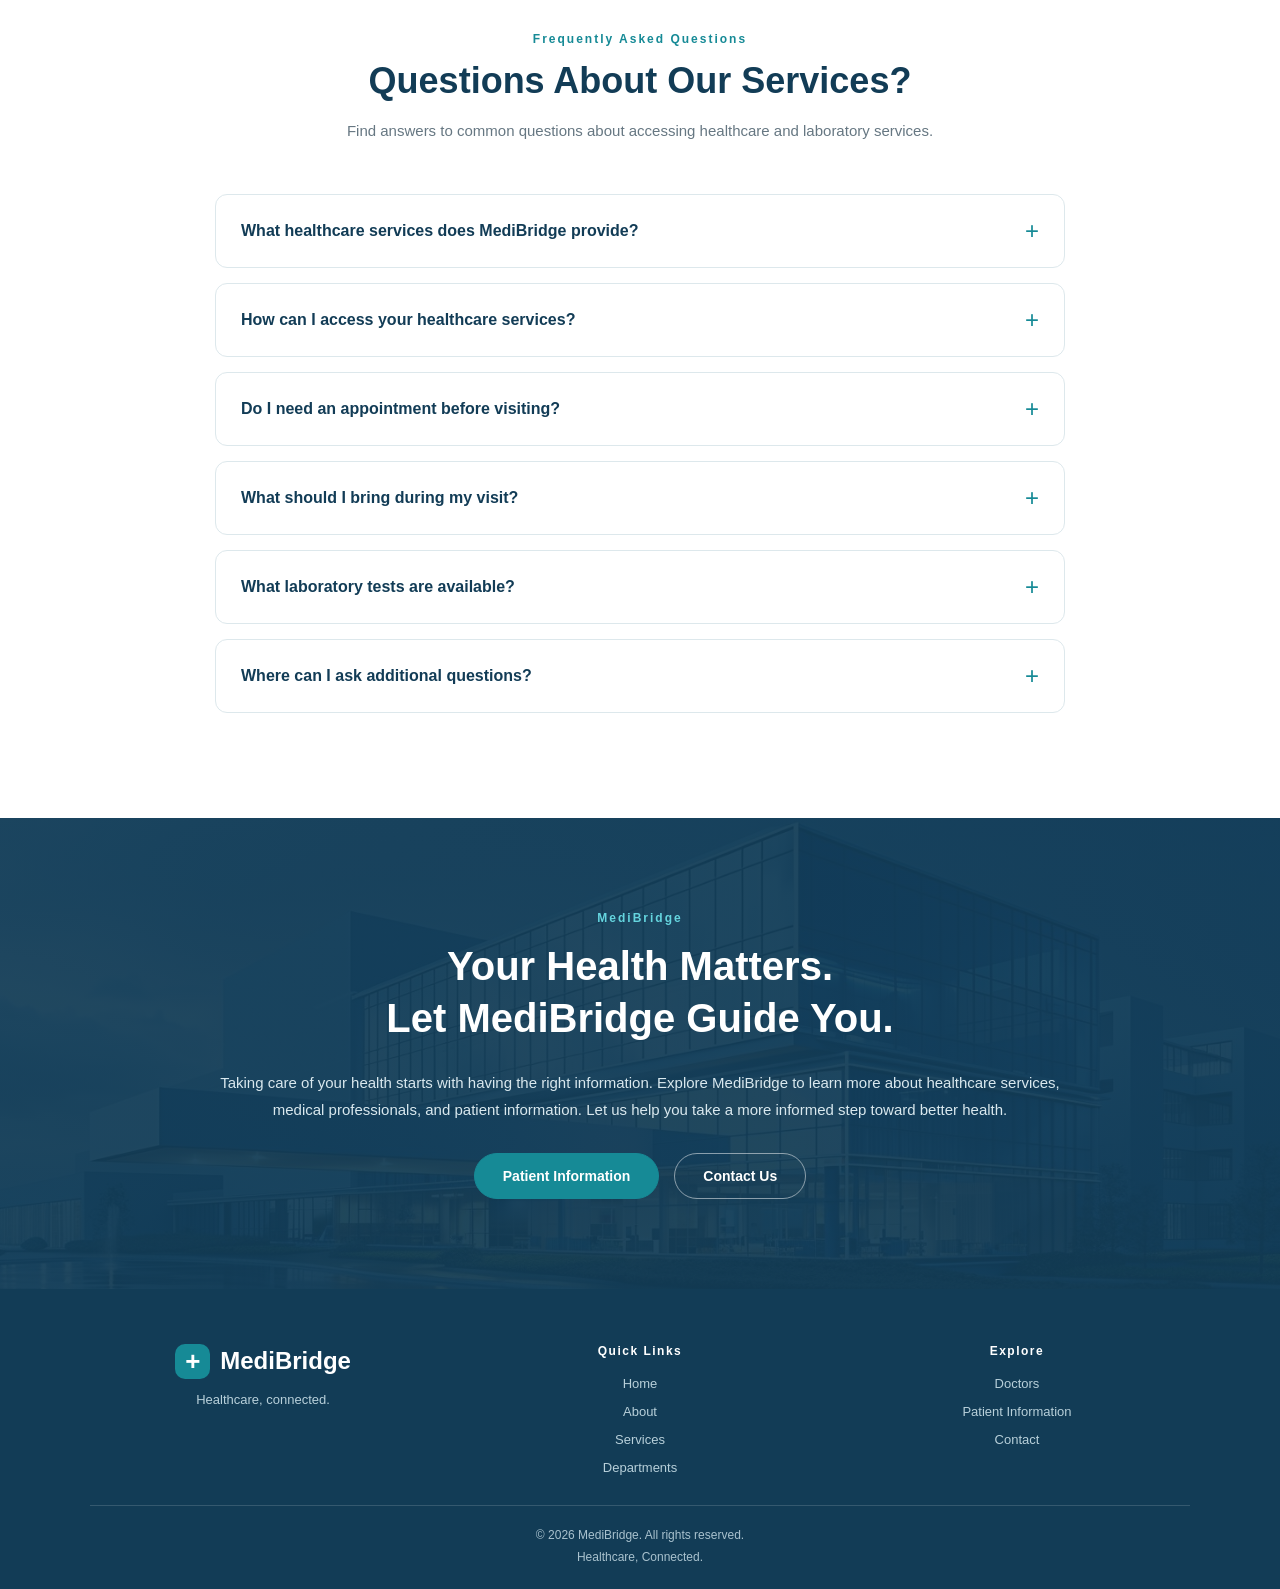
<file: services.html>
<!DOCTYPE html>
<html lang="en">
<head>
    <meta charset="UTF-8">
    <meta name="viewport" content="width=device-width, initial-scale=1.0">
    <title>Healthcare Services | MediBridge</title>

    <link rel="stylesheet" href="css/style.css">
    <link rel="stylesheet" href="css/services.css">
</head>
<body>

<!-- ================= NAVBAR ================= -->
<header class="navbar">
    <a href="index.html" class="logo">
        <span class="logo-icon">+</span>
        <span>MediBridge</span>
    </a>

    <nav class="nav-links">
        <a href="index.html">Home</a>
        <a href="about.html">About</a>
        <a href="services.html" class="active">Services</a>
        <a href="departments.html">Departments</a>
        <a href="doctors.html">Doctors</a>
        <a href="patient-info.html">Patient Info</a>
        <a href="contact.html">Contact</a>
    </nav>
</header>


<!-- ================= HERO ================= -->
<section class="page-hero services-hero">
    <div class="page-hero-content">
        <span class="page-hero-label">Our Services</span>
        <h1>Quality Care, Always Within Reach</h1>
        <p>
            Explore our medical services and take the next step
            toward better health.
        </p>
    </div>
</section>


<!-- ================= INTRODUCTION ================= -->
<section class="services-intro section-padding" id="services-introduction">

    <div class="services-intro-container">

        <div class="services-intro-text">
            <span class="section-label">Healthcare at MediBridge</span>

            <h2>Introduction to MediBridge's Healthcare Services</h2>

            <p>
                At MediBridge, we are committed to making healthcare services
                more accessible, convenient, and reliable for everyone.
                We provide essential healthcare information and services to
                help patients understand their medical needs and make
                informed decisions about their health.
            </p>

            <p>
                From emergency assistance to preventive care, MediBridge
                aims to guide patients toward the healthcare support
                they need.
            </p>

            <a href="#medical-services" class="service-link">
                Explore Our Services →
            </a>
        </div>

        <div class="services-intro-image">
            <img src="images/hospital-building.png"
                 alt="MediBridge hospital building">
        </div>

    </div>

</section>


<!-- ================= MAIN SERVICES ================= -->
<section class="main-services section-padding" id="medical-services">

    <div class="section-heading">
        <span class="section-label">What We Offer</span>
        <h2>Healthcare Services</h2>
        <p>
            Learn more about the essential healthcare services
            available to support your well-being.
        </p>
    </div>

    <div class="main-services-grid">

        <!-- Emergency Care -->
        <article class="service-card">

            <div class="service-card-icon emergency-icon">
                <span>✚</span>
            </div>

            <span class="service-number">01</span>

            <h3>Emergency Care</h3>

            <h4>Get medical attention when every second matters.</h4>

            <p>
                Emergency care provides immediate medical assistance
                for individuals experiencing sudden illnesses, injuries,
                or life-threatening conditions. Our goal is to help
                patients understand where to seek urgent medical
                attention and what steps to take during emergencies.
            </p>

            <a href="contact.html" class="service-link">
                Learn More →
            </a>

        </article>


        <!-- Diagnostic Imaging -->
        <article class="service-card">

            <div class="service-card-icon imaging-icon">
                <span>◉</span>
            </div>

            <span class="service-number">02</span>

            <h3>Diagnostic Imaging</h3>

            <h4>A clearer view of your health.</h4>

            <p>
                Diagnostic imaging uses medical technology to examine
                structures inside the body and help identify possible
                health conditions. Common procedures include X-rays,
                ultrasound, CT scans, and MRI, depending on the facility's
                available equipment and services. These examinations
                assist doctors in evaluating and diagnosing medical conditions.
            </p>

            <a href="departments.html" class="service-link">
                Learn More →
            </a>

        </article>


        <!-- Preventive Care -->
        <article class="service-card">

            <div class="service-card-icon preventive-icon">
                <span>♡</span>
            </div>

            <span class="service-number">03</span>

            <h3>Preventive Care</h3>

            <h4>Prevention is an important part of staying healthy.</h4>

            <p>
                Preventive care focuses on maintaining good health and
                identifying possible health concerns before they become
                more serious. It includes routine checkups, health
                screenings, vaccinations, and lifestyle guidance.
                Regular preventive care helps individuals monitor
                their health and take appropriate steps to reduce health risks.
            </p>

            <a href="patient-info.html" class="service-link">
                Learn More →
            </a>

        </article>

    </div>

</section>


<!-- ================= LABORATORY SERVICES ================= -->
<section class="laboratory-section section-padding" id="laboratory-services">

    <div class="laboratory-container">

        <div class="laboratory-image">
            <img src="images/laboratory.png"
                 alt="Laboratory equipment used for medical testing">
        </div>

        <div class="laboratory-content">

            <span class="section-label">Medical Testing</span>

            <h2>Laboratory Services</h2>

            <h3>Reliable testing to help understand your health.</h3>

            <p>
                Laboratory services involve medical tests that help detect,
                monitor, and evaluate different health conditions.
                These may include blood tests, urine tests, and other
                laboratory examinations requested by healthcare professionals.
                Test results help doctors make accurate assessments
                and recommend appropriate treatment.
            </p>

            <p>
                Our Laboratory Services provide accurate and reliable
                testing to help assess your overall health and identify
                possible medical conditions. We offer a range of laboratory
                tests performed by trained professionals using modern
                equipment and proper testing procedures to ensure
                dependable results.
            </p>

        </div>

    </div>


    <!-- AVAILABLE LAB TESTS -->
    <div class="lab-tests-container">

        <div class="section-heading">
            <span class="section-label">Laboratory Examination</span>
            <h2>Available Laboratory Tests</h2>
            <p>
                Explore some of the common laboratory examinations
                used to help evaluate different aspects of health.
            </p>
        </div>

        <div class="lab-tests-grid">

            <article class="lab-test-card">
                <div class="lab-test-icon">01</div>
                <h3>Blood Tests</h3>
                <p>
                    Help evaluate overall health and detect possible
                    health conditions.
                </p>
            </article>

            <article class="lab-test-card">
                <div class="lab-test-icon">02</div>
                <h3>Urinalysis</h3>
                <p>
                    Examines urine to check for signs of infection
                    and other health concerns.
                </p>
            </article>

            <article class="lab-test-card">
                <div class="lab-test-icon">03</div>
                <h3>Fecalysis</h3>
                <p>
                    Analyzes stool samples to identify possible
                    digestive problems or infections.
                </p>
            </article>

            <article class="lab-test-card">
                <div class="lab-test-icon">04</div>
                <h3>Blood Chemistry</h3>
                <p>
                    Measures different substances in the blood
                    to assess organ function and general health.
                </p>
            </article>

            <article class="lab-test-card">
                <div class="lab-test-icon">05</div>
                <h3>Hematology Tests</h3>
                <p>
                    Evaluate blood cells and help detect conditions
                    such as anemia.
                </p>
            </article>

            <article class="lab-test-card">
                <div class="lab-test-icon">06</div>
                <h3>Pregnancy Test</h3>
                <p>
                    Detects pregnancy through a urine or blood sample.
                </p>
            </article>

        </div>

    </div>


    <!-- WHY CHOOSE LABORATORY -->
    <div class="laboratory-benefits">

        <div class="section-heading">
            <span class="section-label">Our Commitment</span>
            <h2>Why Choose Our Laboratory Services?</h2>
            <p>
                We value accuracy, safety, and quality throughout
                the laboratory testing process.
            </p>
        </div>

        <div class="laboratory-benefits-grid">

            <div class="lab-benefit">
                <span class="benefit-check">✓</span>
                <p>Accurate and reliable test results</p>
            </div>

            <div class="lab-benefit">
                <span class="benefit-check">✓</span>
                <p>Professional laboratory personnel</p>
            </div>

            <div class="lab-benefit">
                <span class="benefit-check">✓</span>
                <p>Clean and safe testing environment</p>
            </div>

            <div class="lab-benefit">
                <span class="benefit-check">✓</span>
                <p>Proper handling of laboratory samples</p>
            </div>

            <div class="lab-benefit">
                <span class="benefit-check">✓</span>
                <p>Convenient and timely services</p>
            </div>

        </div>

    </div>

</section>


<!-- ================= HOW TO ACCESS SERVICES ================= -->
<section class="access-services-section section-padding" id="access-services">

    <div class="section-heading">
        <span class="section-label">Patient Guide</span>
        <h2>How to Access Our Services</h2>
        <p>
            Accessing our healthcare services is simple and convenient.
            We aim to provide patients with a smooth and comfortable
            experience, from scheduling an appointment to receiving their results.
        </p>
    </div>

    <div class="access-steps-container">

        <!-- Step 1 -->
        <article class="access-step">
            <div class="step-number">01</div>
            <div class="step-content">
                <h3>Explore Our Services</h3>
                <p>
                    Browse our website to learn more about the medical services,
                    laboratory tests, and other healthcare options we offer.
                </p>
            </div>
        </article>

        <!-- Step 2 -->
        <article class="access-step">
            <div class="step-number">02</div>
            <div class="step-content">
                <h3>Choose Your Needed Service</h3>
                <p>
                    Select the service that matches your healthcare needs,
                    whether it is a consultation, laboratory testing,
                    or a medical examination.
                </p>
            </div>
        </article>

        <!-- Step 3 -->
        <article class="access-step">
            <div class="step-number">03</div>
            <div class="step-content">
                <h3>Contact Us or Book an Appointment</h3>
                <p>
                    Reach out through our contact information or inquiry page
                    to ask questions, confirm availability, or schedule an appointment.
                </p>
            </div>
        </article>

        <!-- Step 4 -->
        <article class="access-step">
            <div class="step-number">04</div>
            <div class="step-content">
                <h3>Visit Our Facility</h3>
                <p>
                    Go to our healthcare facility on your scheduled date.
                    Bring any necessary identification, medical records,
                    or doctor's requests if applicable.
                </p>
            </div>
        </article>

        <!-- Step 5 -->
        <article class="access-step">
            <div class="step-number">05</div>
            <div class="step-content">
                <h3>Receive Your Service</h3>
                <p>
                    Our healthcare professionals will assist you and provide
                    the appropriate medical service or laboratory procedure.
                </p>
            </div>
        </article>

        <!-- Step 6 -->
        <article class="access-step">
            <div class="step-number">06</div>
            <div class="step-content">
                <h3>Get Your Results or Follow-Up Instructions</h3>
                <p>
                    Receive your laboratory results or medical recommendations.
                    Our staff can guide you regarding the next steps
                    if further consultation is needed.
                </p>
            </div>
        </article>

    </div>

</section>


<!-- ================= FAQ ================= -->
<section class="services-faq-section section-padding" id="services-faq">

    <div class="section-heading">
        <span class="section-label">Frequently Asked Questions</span>
        <h2>Questions About Our Services?</h2>
        <p>
            Find answers to common questions about accessing
            healthcare and laboratory services.
        </p>
    </div>

    <div class="faq-container">

        <details class="faq-item">
            <summary>What healthcare services does MediBridge provide?</summary>
            <p>
                MediBridge provides healthcare information and guidance
                about emergency care, diagnostic imaging, preventive care,
                and laboratory services.
            </p>
        </details>

        <details class="faq-item">
            <summary>How can I access your healthcare services?</summary>
            <p>
                You may explore the services on our website and contact
                us through our contact page for inquiries, assistance,
                or appointment-related concerns.
            </p>
        </details>

        <details class="faq-item">
            <summary>Do I need an appointment before visiting?</summary>
            <p>
                Appointment requirements may vary depending on the service.
                We recommend contacting the facility beforehand to confirm
                availability and requirements.
            </p>
        </details>

        <details class="faq-item">
            <summary>What should I bring during my visit?</summary>
            <p>
                Bring any necessary identification, medical records,
                previous laboratory results, and doctor's requests
                relevant to your visit.
            </p>
        </details>

        <details class="faq-item">
            <summary>What laboratory tests are available?</summary>
            <p>
                Common examinations may include blood tests, urinalysis,
                fecalysis, blood chemistry, hematology tests,
                and pregnancy tests, depending on availability.
            </p>
        </details>

        <details class="faq-item">
            <summary>Where can I ask additional questions?</summary>
            <p>
                You may visit our Contact page to find information
                on how to reach us and send your inquiries.
            </p>
        </details>

    </div>

</section>


<!-- ================= CTA ================= -->
<section class="services-cta-section">

    <div class="services-cta-content">

        <span class="section-label">MediBridge</span>

        <h2>Your Health Matters.<br>Let MediBridge Guide You.</h2>

        <p>
            Taking care of your health starts with having the right information.
            Explore MediBridge to learn more about healthcare services,
            medical professionals, and patient information. Let us help you
            take a more informed step toward better health.
        </p>

        <div class="services-cta-buttons">
            <a href="patient-info.html" class="btn-primary">
                Patient Information
            </a>

            <a href="contact.html" class="btn-secondary">
                Contact Us
            </a>
        </div>

    </div>

</section>


<!-- ================= FOOTER ================= -->
<footer class="site-footer">

    <div class="footer-brand">
        <a href="index.html" class="logo footer-logo">
            <span class="logo-icon">+</span>
            <span>MediBridge</span>
        </a>

        <p>
            Healthcare, connected. 
        </p>
    </div>

    <div class="footer-column">
        <h3>Quick Links</h3>
        <a href="index.html">Home</a>
        <a href="about.html">About</a>
        <a href="services.html">Services</a>
        <a href="departments.html">Departments</a>
    </div>

    <div class="footer-column">
        <h3>Explore</h3>
        <a href="doctors.html">Doctors</a>
        <a href="patient-info.html">Patient Information</a>
        <a href="contact.html">Contact</a>
    </div>

    <div class="footer-bottom">
        <p>© 2026 MediBridge. All rights reserved.</p>
        <p>Healthcare, Connected.</p>
    </div>

</footer>

</body>
</html>
</file>
<file: css/style.css>
/* =========================
   GLOBAL SETTINGS
========================= */

* {
    margin: 0;
    padding: 0;
    box-sizing: border-box;
}

html {
    scroll-behavior: smooth;
}

body {
    font-family: Arial, Helvetica, sans-serif;
    background: #ffffff;
    color: #123C56;
}

a {
    text-decoration: none;
    color: inherit;
}

img {
    max-width: 100%;
}

/* =========================
   NAVIGATION
========================= */

.navbar {
    width: 100%;
    min-height: 80px;
    padding: 0 7%;
    display: flex;
    align-items: center;
    justify-content: space-between;
    gap: 30px;
    background: #ffffff;
    border-bottom: 1px solid #E5ECEF;
}

.logo {
    display: flex;
    align-items: center;
    gap: 10px;
    font-size: 24px;
    font-weight: bold;
    color: #123C56;
    white-space: nowrap;
}

.logo-icon {
    width: 35px;
    height: 35px;
    background: #168A96;
    color: #ffffff;
    border-radius: 10px;
    display: flex;
    align-items: center;
    justify-content: center;
    font-size: 26px;
}

.nav-links {
    display: flex;
    align-items: center;
    gap: 25px;
}

.nav-links a {
    font-size: 13px;
    color: #526D7B;
    transition: 0.3s;
}

.nav-links a:hover,
.nav-links a.active {
    color: #168A96;
}

/* =========================
   GLOBAL BUTTONS
========================= */

.btn-primary,
.btn-secondary {
    display: inline-flex;
    align-items: center;
    justify-content: center;
    padding: 14px 22px;
    border-radius: 6px;
    font-size: 14px;
    font-weight: bold;
    transition: 0.3s;
}

.btn-primary {
    background: #168A96;
    color: #ffffff;
}

.btn-primary:hover {
    background: #116F79;
    transform: translateY(-2px);
}

.btn-secondary {
    border: 1px solid #168A96;
    color: #168A96;
    background: transparent;
}

.btn-secondary:hover {
    background: #E8F5F7;
}

/* =========================
   GLOBAL SECTION HEADINGS
========================= */

.section-heading {
    text-align: center;
    max-width: 700px;
    margin: 0 auto 45px;
}

.section-label {
    display: inline-block;
    color: #168A96;
    font-size: 12px;
    font-weight: bold;
    letter-spacing: 2px;
    margin-bottom: 14px;
}

.section-heading h2 {
    font-size: 34px;
    margin-bottom: 15px;
    color: #123C56;
}

.section-heading p {
    font-size: 15px;
    line-height: 1.8;
    color: #71838D;
}

/* =========================
   FOOTER
========================= */

.site-footer {
    display: grid;
    grid-template-columns: 1fr 1fr 1fr;
    gap: 30px;
    padding: 55px 7% 25px;
    background: #123C56;
    color: #ffffff;
    text-align: center;
}

.footer-brand,
.footer-column {
    display: flex;
    flex-direction: column;
    align-items: center;
    gap: 13px;
}

.footer-logo {
    font-size: 24px;
    font-weight: bold;
    color: #ffffff;
}

.footer-brand p {
    font-size: 13px;
    color: #B8D0DA;
}

.footer-column h3 {
    font-size: 12px;
    letter-spacing: 1.5px;
    margin-bottom: 5px;
}

.footer-column a {
    font-size: 13px;
    color: #B8D0DA;
    transition: 0.3s;
}

.footer-column a:hover {
    color: #ffffff;
}

.footer-bottom {
    grid-column: 1 / -1;
    border-top: 1px solid rgba(255,255,255,0.15);
    padding-top: 22px;
    display: flex;
    justify-content: center;
    align-items: center;
    flex-direction: column;
    gap: 8px;
    color: #A9C2CE;
    font-size: 12px;
    text-align: center;
}
/* =========================
   RESPONSIVE NAVIGATION
========================= */

@media (max-width: 1000px) {
    .navbar {
        flex-direction: column;
        padding: 22px 5%;
        gap: 20px;
    }

    .nav-links {
        justify-content: center;
        flex-wrap: wrap;
        gap: 15px 20px;
    }
}

@media (max-width: 650px) {
    .nav-links a {
        font-size: 12px;
    }

    .site-footer {
        grid-template-columns: 1fr 1fr;
        gap: 30px 20px;
        padding: 40px 6% 25px;
    }

    .footer-brand {
        grid-column: 1 / -1;
    }

    .footer-bottom {
        flex-direction: column;
        line-height: 1.6;
    }

    .section-heading h2 {
        font-size: 27px;
    }
}
/* NAVBAR BULLET FIX */
.navbar ul.nav-links {
    list-style-type: none !important;
}

.navbar ul.nav-links li {
    list-style-type: none !important;
}

.navbar ul.nav-links li::marker {
    content: "" !important;
}

.navbar ul.nav-links li::before {
    content: none !important;
}
</file>
<file: css/home.css>
/* =========================================================
   MEDIBRIDGE - HOMEPAGE
   ========================================================= */


/* HERO */
.hero {
    min-height: 520px;
    display: flex;
    align-items: center;
    padding: 80px 8%;
    background:
        linear-gradient(rgba(18, 60, 86, 0.72), rgba(18, 60, 86, 0.72)),
        url("../images/hero-hospital.jpg");
    background-size: cover;
    background-position: center;
    background-repeat: no-repeat;
    color: #fff;
}

.hero-content {
    max-width: 650px;
}

.hero-label {
    display: block;
    font-size: 14px;
    letter-spacing: 3px;
    font-weight: 600;
    color: #c7f2f4;
    margin-bottom: 18px;
}

.hero h1 {
    font-size: 52px;
    line-height: 1.15;
    margin-bottom: 20px;
    color: #fff;
}

.hero p {
    font-size: 17px;
    line-height: 1.8;
    color: #edf6f8;
    margin-bottom: 30px;
}

.hero-buttons {
    display: flex;
    gap: 15px;
    flex-wrap: wrap;
}


/* SECTION HEADINGS */
.section-heading {
    text-align: center;
    max-width: 750px;
    margin: 0 auto;
}

.section-heading h2 {
    font-size: 36px;
    color: #123c56;
    margin: 15px 0;
}

.section-heading p {
    color: #64748b;
    line-height: 1.7;
}

.section-label {
    display: inline-block;
    color: #168a96;
    font-size: 13px;
    font-weight: 700;
    letter-spacing: 2px;
}


/* QUICK ACCESS */
.quick-access {
    padding: 85px 8%;
    background: #fff;
}

.quick-grid {
    display: grid;
    grid-template-columns: repeat(4, minmax(0, 1fr));
    gap: 24px;
    margin-top: 45px;
}

.quick-card {
    display: flex;
    flex-direction: column;
    align-items: flex-start;
    text-decoration: none;
    padding: 28px 24px;
    background: #fff;
    border: 1px solid #e2eaee;
    border-radius: 12px;
    min-height: 230px;
    transition: 0.3s ease;
}

.quick-card:hover {
    transform: translateY(-5px);
    border-color: #168a96;
    box-shadow: 0 12px 28px rgba(18, 60, 86, 0.08);
}

.quick-icon {
    font-size: 30px;
    color: #168a96;
    margin-bottom: 18px;
}

.quick-card h3 {
    color: #123c56;
    font-size: 19px;
    margin-bottom: 12px;
}

.quick-card p {
    color: #64748b;
    font-size: 14px;
    line-height: 1.7;
    margin-bottom: 20px;
}

.card-link {
    color: #168a96;
    font-size: 14px;
    font-weight: 600;
    margin-top: auto;
}


/* ABOUT MEDIBRIDGE */
.home-about {
    display: grid;
    grid-template-columns: 1fr 1fr;
    align-items: center;
    gap: 55px;
    padding: 85px 8%;
    background: #f5f7f8;
}

.home-about-image img {
    display: block;
    width: 100%;
    height: 400px;
    object-fit: cover;
    border-radius: 14px;
}

.home-about-content h2 {
    font-size: 36px;
    color: #123c56;
    margin: 15px 0 20px;
}

.home-about-content p {
    color: #64748b;
    font-size: 16px;
    line-height: 1.8;
    margin-bottom: 25px;
}

.text-link {
    color: #168a96;
    font-weight: 600;
    text-decoration: none;
}

.text-link:hover {
    color: #123c56;
}


/* FEATURED SERVICES */
.featured-services {
    padding: 85px 8%;
    background: #fff;
}

.service-grid {
    display: grid;
    grid-template-columns: repeat(3, minmax(0, 1fr));
    gap: 25px;
    margin-top: 45px;
}

.service-card {
    overflow: hidden;
    border: 1px solid #e2eaee;
    border-radius: 12px;
    background: #fff;
    transition: 0.3s ease;
}

.service-card:hover {
    transform: translateY(-5px);
    box-shadow: 0 12px 28px rgba(18, 60, 86, 0.08);
}

.service-card img {
    display: block;
    width: 100%;
    height: 230px;
    object-fit: cover;
}

.service-card-content {
    padding: 24px;
}

.service-card-content h3 {
    color: #123c56;
    font-size: 20px;
    margin-bottom: 12px;
}

.service-card-content p {
    color: #64748b;
    font-size: 14px;
    line-height: 1.7;
}

.section-button {
    text-align: center;
    margin-top: 40px;
}


/* HOW MEDIBRIDGE WORKS */
.how-section {
    padding: 85px 8%;
    background: #e8f5f7;
}

.how-grid {
    display: grid;
    grid-template-columns: repeat(3, minmax(0, 1fr));
    gap: 30px;
    margin-top: 45px;
}

.how-card {
    text-align: center;
    padding: 30px 24px;
}

.how-number {
    display: flex;
    align-items: center;
    justify-content: center;
    width: 62px;
    height: 62px;
    margin: 0 auto 22px;
    border-radius: 50%;
    background: #168a96;
    color: #fff;
    font-size: 21px;
    font-weight: 700;
}

.how-card h3 {
    color: #123c56;
    font-size: 20px;
    margin-bottom: 12px;
}

.how-card p {
    color: #64748b;
    font-size: 15px;
    line-height: 1.7;
}


/* CALL TO ACTION */
.home-cta {
    padding: 85px 8%;
    background: #123c56;
    text-align: center;
    color: #fff;
}

.cta-content {
    max-width: 750px;
    margin: 0 auto;
}

.home-cta .section-label {
    color: #8dd8df;
}

.home-cta h2 {
    color: #fff;
    font-size: 36px;
    line-height: 1.3;
    margin: 15px 0 20px;
}

.home-cta p {
    color: #d7e8ef;
    line-height: 1.8;
    margin-bottom: 30px;
}


/* RESPONSIVE */
@media (max-width: 1000px) {
    .quick-grid {
        grid-template-columns: repeat(2, minmax(0, 1fr));
    }

    .service-grid {
        grid-template-columns: repeat(2, minmax(0, 1fr));
    }

    .home-about {
        gap: 30px;
    }

    .hero h1 {
        font-size: 44px;
    }
}

@media (max-width: 768px) {
    .hero {
        min-height: 450px;
        padding: 60px 6%;
    }

    .hero h1 {
        font-size: 36px;
    }

    .home-about {
        grid-template-columns: 1fr;
    }

    .home-about-image img {
        height: 300px;
    }

    .quick-grid,
    .service-grid,
    .how-grid {
        grid-template-columns: 1fr;
    }

    .section-heading h2,
    .home-about-content h2,
    .home-cta h2 {
        font-size: 30px;
    }
}

@media (max-width: 480px) {
    .hero h1 {
        font-size: 30px;
    }

    .hero-buttons {
        flex-direction: column;
    }

    .hero-buttons a {
        text-align: center;
    }

    .quick-card {
        min-height: auto;
    }
}
</file>
<file: css/about.css>
/* =========================
   ABOUT HERO
========================= */

.about-hero {
    min-height: 460px;
    padding: 100px 7%;
    display: flex;
    align-items: center;
    justify-content: center;
    text-align: center;
    background:
        linear-gradient(rgba(18, 60, 86, 0.82), rgba(18, 60, 86, 0.82)),
        url("../images/hero-hospital.jpg");
    background-size: cover;
    background-position: center;
    color: #ffffff;
}

.about-hero-content {
    max-width: 800px;
}

.about-hero .section-label {
    color: #8FE0E5;
}

.about-hero h1 {
    font-size: 54px;
    margin-bottom: 20px;
    line-height: 1.2;
}

.about-hero p {
    max-width: 650px;
    margin: 0 auto 30px;
    font-size: 17px;
    line-height: 1.8;
    color: #E0EDF2;
}


/* =========================
   WHO WE ARE
========================= */

.who-section {
    padding: 100px 7%;
    background: #ffffff;
}

.who-container {
    max-width: 1200px;
    margin: auto;
    display: grid;
    grid-template-columns: 1fr 1fr;
    align-items: center;
    gap: 70px;
}

.who-image {
    height: 450px;
    overflow: hidden;
    border-radius: 16px;
}

.who-image img {
    width: 100%;
    height: 100%;
    object-fit: cover;
    transition: 0.5s;
}

.who-image:hover img {
    transform: scale(1.04);
}

.who-content {
    max-width: 550px;
}

.who-content h2 {
    font-size: 36px;
    line-height: 1.3;
    margin-bottom: 25px;
    color: #123C56;
}

.who-content p {
    font-size: 15px;
    line-height: 1.9;
    color: #71838D;
    margin-bottom: 18px;
}

.text-link {
    display: inline-block;
    margin-top: 10px;
    color: #168A96;
    font-size: 14px;
    font-weight: bold;
    transition: 0.3s;
}

.text-link:hover {
    color: #116F79;
    transform: translateX(4px);
}


/* =========================
   MISSION & VISION
========================= */

.mission-vision-section {
    padding: 90px 7%;
    background: #F5F7F8;
}

.mission-vision-grid {
    max-width: 1200px;
    margin: auto;
    display: grid;
    grid-template-columns: 1fr 1fr;
    gap: 30px;
}

.mission-card,
.vision-card {
    padding: 50px 40px;
    border-radius: 14px;
    background: #ffffff;
    border: 1px solid #E5ECEF;
    transition: 0.3s;
}

.mission-card:hover,
.vision-card:hover {
    transform: translateY(-5px);
    box-shadow: 0 12px 30px rgba(18, 60, 86, 0.08);
}

.about-icon {
    width: 55px;
    height: 55px;
    display: flex;
    align-items: center;
    justify-content: center;
    border-radius: 12px;
    background: #E8F5F7;
    color: #168A96;
    font-size: 28px;
    margin-bottom: 25px;
}

.mission-card .section-label,
.vision-card .section-label {
    margin-bottom: 12px;
}

.mission-card h2,
.vision-card h2 {
    font-size: 28px;
    line-height: 1.4;
    color: #123C56;
    margin-bottom: 18px;
}

.mission-card p,
.vision-card p {
    font-size: 15px;
    line-height: 1.9;
    color: #71838D;
}


/* =========================
   CORE VALUES
========================= */

.values-section {
    padding: 100px 7%;
    background: #ffffff;
}

.values-grid {
    max-width: 1200px;
    margin: auto;
    display: grid;
    grid-template-columns: repeat(4, 1fr);
    gap: 25px;
}

.value-card {
    padding: 35px 25px;
    background: #ffffff;
    border: 1px solid #E5ECEF;
    border-radius: 12px;
    text-align: center;
    transition: 0.3s;
}

.value-card:hover {
    transform: translateY(-6px);
    box-shadow: 0 12px 30px rgba(18, 60, 86, 0.08);
    border-color: #B7DDE2;
}

.value-icon {
    width: 60px;
    height: 60px;
    margin: 0 auto 22px;
    display: flex;
    align-items: center;
    justify-content: center;
    background: #E8F5F7;
    border-radius: 50%;
    color: #168A96;
    font-size: 27px;
}

.value-card h3 {
    font-size: 19px;
    color: #123C56;
    margin-bottom: 14px;
}

.value-card p {
    font-size: 14px;
    line-height: 1.8;
    color: #71838D;
}


/* =========================
   ABOUT CTA
========================= */

.about-cta {
    padding: 90px 7%;
    background: #E8F5F7;
    text-align: center;
}

.about-cta-content {
    max-width: 750px;
    margin: auto;
}

.about-cta h2 {
    font-size: 36px;
    line-height: 1.3;
    color: #123C56;
    margin-bottom: 20px;
}

.about-cta p {
    font-size: 15px;
    line-height: 1.8;
    color: #71838D;
    margin-bottom: 30px;
}


/* =========================
   RESPONSIVE DESIGN
========================= */

@media (max-width: 1000px) {

    .who-container {
        gap: 40px;
    }

    .who-image {
        height: 380px;
    }

    .who-content h2 {
        font-size: 30px;
    }

    .values-grid {
        grid-template-columns: repeat(2, 1fr);
    }

    .mission-card,
    .vision-card {
        padding: 40px 30px;
    }
}

@media (max-width: 768px) {

    .about-hero {
        min-height: 380px;
        padding: 80px 6%;
    }

    .about-hero h1 {
        font-size: 40px;
    }

    .about-hero p {
        font-size: 15px;
    }

    .who-section,
    .values-section {
        padding: 70px 6%;
    }

    .who-container {
        grid-template-columns: 1fr;
        gap: 35px;
    }

    .who-image {
        height: 350px;
    }

    .who-content {
        max-width: 100%;
    }

    .who-content h2 {
        font-size: 30px;
    }

    .mission-vision-section {
        padding: 70px 6%;
    }

    .mission-vision-grid {
        grid-template-columns: 1fr;
        gap: 20px;
    }

    .about-cta {
        padding: 70px 6%;
    }

    .about-cta h2 {
        font-size: 30px;
    }
}

@media (max-width: 500px) {

    .about-hero h1 {
        font-size: 34px;
    }

    .who-image {
        height: 280px;
    }

    .who-content h2 {
        font-size: 26px;
    }

    .mission-card,
    .vision-card {
        padding: 30px 25px;
    }

    .mission-card h2,
    .vision-card h2 {
        font-size: 23px;
    }

    .values-grid {
        grid-template-columns: 1fr;
        gap: 18px;
    }

    .value-card {
        padding: 30px 25px;
    }

    .about-cta h2 {
        font-size: 26px;
    }
}
</file>
<file: css/contact.css>
/* =========================
   CONTACT HERO
========================= */

.contact-hero {
    padding: 90px 8%;
    background:
        linear-gradient(rgba(18, 60, 86, 0.78), rgba(18, 60, 86, 0.78)),
        url("../images/hero-hospital.jpg");
    background-size: cover;
    background-position: center;
    background-repeat: no-repeat;
    color: #ffffff;
}


.contact-hero-content {
    max-width: 750px;
}

.contact-hero .section-label {
    color: #B9EEF1;
}

.contact-hero h1 {
    font-size: 50px;
    line-height: 1.2;
    margin: 18px 0;
    color: #ffffff;
}

.contact-hero p {
    max-width: 600px;
    font-size: 16px;
    line-height: 1.8;
    color: #E4F2F5;
}


/* =========================
   CONTACT SECTION
========================= */

.contact-section {
    padding: 85px 8%;
    background: #F5F7F8;
}

.contact-heading {
    text-align: center;
    max-width: 700px;
    margin: 0 auto 50px;
}

.contact-heading h2 {
    font-size: 36px;
    color: #123C56;
    margin: 15px 0;
}

.contact-heading p {
    color: #71838D;
    line-height: 1.8;
}


/* CONTACT LAYOUT */

.contact-container {
    display: grid;
    grid-template-columns: 0.85fr 1.4fr;
    gap: 35px;
    max-width: 1150px;
    margin: 0 auto;
}


/* =========================
   CONTACT INFORMATION
========================= */

.contact-info {
    padding: 35px;
    background: #123C56;
    color: #ffffff;
    border-radius: 14px;
}

.contact-info h3 {
    font-size: 24px;
    margin-bottom: 15px;
    color: #ffffff;
}

.contact-description {
    color: #B8D0DA;
    font-size: 14px;
    line-height: 1.7;
    margin-bottom: 30px;
}

.contact-info-item {
    display: flex;
    align-items: flex-start;
    gap: 15px;
    margin-bottom: 25px;
}

.contact-icon {
    width: 42px;
    height: 42px;
    flex-shrink: 0;
    display: flex;
    align-items: center;
    justify-content: center;
    background: rgba(22, 138, 150, 0.25);
    border-radius: 10px;
    color: #8DE0E6;
    font-size: 20px;
}

.contact-info-item h4 {
    font-size: 15px;
    margin-bottom: 7px;
    color: #ffffff;
}

.contact-info-item p {
    font-size: 13px;
    line-height: 1.7;
    color: #B8D0DA;
    overflow-wrap: anywhere;
}


/* CONTACT NOTE */

.contact-note {
    margin-top: 35px;
    padding: 20px;
    border-radius: 10px;
    background: rgba(255, 255, 255, 0.08);
    border-left: 3px solid #168A96;
}

.contact-note h4 {
    margin-bottom: 10px;
    color: #ffffff;
    font-size: 15px;
}

.contact-note p {
    font-size: 13px;
    line-height: 1.8;
    color: #B8D0DA;
}


/* =========================
   CONTACT FORM
========================= */

.contact-form-wrapper {
    padding: 40px;
    background: #ffffff;
    border: 1px solid #E2EAEE;
    border-radius: 14px;
    box-shadow: 0 8px 25px rgba(18, 60, 86, 0.04);
}

.contact-form-wrapper h3 {
    font-size: 24px;
    color: #123C56;
    margin-bottom: 12px;
}

.form-description {
    font-size: 14px;
    color: #71838D;
    margin-bottom: 30px;
}


/* FORM ROW */

.form-row {
    display: grid;
    grid-template-columns: 1fr 1fr;
    gap: 20px;
}

.form-group {
    display: flex;
    flex-direction: column;
    margin-bottom: 22px;
}

.form-group label {
    font-size: 14px;
    font-weight: bold;
    color: #123C56;
    margin-bottom: 9px;
}

.form-group input,
.form-group textarea {
    width: 100%;
    padding: 13px 15px;
    border: 1px solid #DCE6EA;
    border-radius: 7px;
    font-family: Arial, Helvetica, sans-serif;
    font-size: 14px;
    color: #123C56;
    background: #ffffff;
    outline: none;
    transition: 0.3s;
}

.form-group input:focus,
.form-group textarea:focus {
    border-color: #168A96;
    box-shadow: 0 0 0 3px rgba(22, 138, 150, 0.10);
}

.form-group input::placeholder,
.form-group textarea::placeholder {
    color: #A0ADB5;
}

.form-group textarea {
    resize: vertical;
    min-height: 140px;
}


/* SUBMIT BUTTON */

.contact-submit {
    border: none;
    cursor: pointer;
    width: 100%;
    font-family: Arial, Helvetica, sans-serif;
}


/* =========================
   BOTTOM SECTION
========================= */

.contact-bottom {
    padding: 80px 8%;
    text-align: center;
    background: #E8F5F7;
}

.contact-bottom-content {
    max-width: 700px;
    margin: 0 auto;
}

.contact-bottom h2 {
    font-size: 36px;
    line-height: 1.3;
    color: #123C56;
    margin: 18px 0;
}

.contact-bottom p {
    color: #71838D;
    font-size: 15px;
    line-height: 1.8;
    margin-bottom: 30px;
}


/* =========================
   RESPONSIVE DESIGN
========================= */

@media (max-width: 900px) {

    .contact-container {
        grid-template-columns: 1fr;
    }

    .contact-hero h1 {
        font-size: 42px;
    }

}


@media (max-width: 650px) {

    .contact-hero {
        padding: 65px 6%;
    }

    .contact-hero h1 {
        font-size: 34px;
    }

    .contact-section {
        padding: 60px 6%;
    }

    .contact-heading h2 {
        font-size: 28px;
    }

    .contact-info,
    .contact-form-wrapper {
        padding: 25px;
    }

    .form-row {
        grid-template-columns: 1fr;
        gap: 0;
    }

    .contact-bottom h2 {
        font-size: 29px;
    }

}
</file>
<file: css/departments.css>
/* =========================================================
   MEDIBRIDGE - DEPARTMENTS PAGE - BASTA PAARALLLL!!!!!
========================================================= */


.department-hero {
    padding: 90px 8%;
    background:
        linear-gradient(rgba(18, 60, 86, 0.78), rgba(18, 60, 86, 0.78)),
        url("../images/hero-hospital.jpg");
    background-size: cover;
    background-position: center;
    background-repeat: no-repeat;
    color: #ffffff;
}


.department-hero-content {
    max-width: 800px;
}

.department-hero .section-label {
    color: #B9EEF1;
}

.department-hero h1 {
    font-size: 48px;
    line-height: 1.2;
    margin: 18px 0;
    color: #ffffff;
}

.department-hero p {
    max-width: 650px;
    font-size: 16px;
    line-height: 1.8;
    color: #E4F2F5;
    margin-bottom: 30px;
}


/* =========================
   DEPARTMENT INTRO - intro code
========================= */

.department-intro {
    padding: 70px 8%;
    background: #E8F5F7;
    text-align: center;
}

.department-intro-content {
    max-width: 800px;
    margin: 0 auto;
}

.department-intro h2 {
    font-size: 34px;
    color: #123C56;
    margin: 15px 0 20px;
}

.department-intro p {
    font-size: 15px;
    line-height: 1.9;
    color: #71838D;
}


/* =========================
   DEPARTMENT LIST - listahan code
========================= */

.department-list {
    padding: 85px 8%;
    background: #ffffff;
}

.department-list .section-heading {
    margin-bottom: 45px;
}

.department-grid {
    display: grid;
    grid-template-columns: repeat(3, minmax(0, 1fr));
    gap: 25px;
}


/* =========================
   DEPARTMENT CARDS - cards na ano?
========================= */

.department-card {
    padding: 30px;
    background: #ffffff;
    border: 1px solid #E2EAEE;
    border-radius: 12px;
    transition: 0.3s ease;
    display: flex;
    flex-direction: column;
    align-items: flex-start;
}

.department-card:hover {
    transform: translateY(-5px);
    border-color: #168A96;
    box-shadow: 0 12px 28px rgba(18, 60, 86, 0.08);
}

.department-icon {
    width: 55px;
    height: 55px;
    display: flex;
    align-items: center;
    justify-content: center;
    border-radius: 12px;
    background: #E8F5F7;
    color: #168A96;
    font-size: 25px;
    margin-bottom: 22px;
}

.department-card h3 {
    color: #123C56;
    font-size: 20px;
    margin-bottom: 14px;
}

.department-card p {
    color: #71838D;
    font-size: 14px;
    line-height: 1.8;
    margin-bottom: 22px;
}

.department-link {
    color: #168A96;
    font-size: 14px;
    font-weight: bold;
    margin-top: auto;
    transition: 0.3s;
}

.department-link:hover {
    color: #123C56;
}


/* =========================
   DEPARTMENT CTA GEGEGE
========================= */

.department-cta {
    padding: 85px 8%;
    background: #123C56;
    text-align: center;
    color: #ffffff;
}

.department-cta-content {
    max-width: 750px;
    margin: 0 auto;
}

.department-cta .section-label {
    color: #8DD8DF;
}

.department-cta h2 {
    color: #ffffff;
    font-size: 36px;
    line-height: 1.3;
    margin: 18px 0;
}

.department-cta p {
    color: #D7E8EF;
    font-size: 15px;
    line-height: 1.8;
    margin-bottom: 30px;
}


/* =========================
   RESPONSIVE DESIGN - SAME LANG DIN 
========================= */

@media (max-width: 1000px) {

    .department-grid {
        grid-template-columns: repeat(2, minmax(0, 1fr));
    }

    .department-hero h1 {
        font-size: 42px;
    }

}


@media (max-width: 650px) {

    .department-hero {
        padding: 65px 6%;
    }

    .department-hero h1 {
        font-size: 34px;
    }

    .department-intro {
        padding: 55px 6%;
    }

    .department-intro h2 {
        font-size: 28px;
    }

    .department-list {
        padding: 60px 6%;
    }

    .department-grid {
        grid-template-columns: 1fr;
    }

    .department-card {
        padding: 25px;
    }

    .department-cta {
        padding: 65px 6%;
    }

    .department-cta h2 {
        font-size: 29px;
    }

}
</file>
<file: css/doctors.css>
/* ==============================
   DOCTORS HERO     - WOW WOW WOW- PAKI-ARAL HAHAHAHA
================================= */

.doctors-hero {
    min-height: 420px;
    display: flex;
    align-items: center;
    padding: 80px 7%;
    background:
        linear-gradient(90deg, rgba(18, 60, 86, 0.95), rgba(18, 60, 86, 0.75)),
        url("../images/hero-hospital.jpg");
    background-size: cover;
    background-position: center;
    color: white;
}

.doctors-hero-content {
    max-width: 700px;
}

.doctors-label {
    display: inline-block;
    font-size: 12px;
    font-weight: 600;
    letter-spacing: 2px;
    color: #8FE0E5;
    margin-bottom: 18px;
}

.doctors-hero h1 {
    font-size: 52px;
    margin-bottom: 20px;
    line-height: 1.15;
}

.doctors-hero p {
    font-size: 16px;
    line-height: 1.8;
    color: #D7E6ED;
    max-width: 600px;
    margin-bottom: 30px;
}


/* ==============================
   DOCTORS INTRO - SANAOL MAY INTRO
================================= */

.doctors-intro {
    padding: 90px 7%;
    text-align: center;
}

.doctors-intro-content {
    max-width: 850px;
    margin: auto;
}

.doctors-intro h2 {
    font-size: 36px;
    color: #123C56;
    margin: 15px 0 20px;
}

.doctors-intro p {
    font-size: 15px;
    color: #667782;
    line-height: 1.9;
}


/* ==============================
   DOCTOR PROFILES- SANAOL MAY PROFILES
================================= */

.doctor-profiles {
    padding: 30px 7% 100px;
    background: #F5F7F8;
}

.doctor-profiles .section-heading {
    margin-bottom: 55px;
}

.doctor-grid {
    display: grid;
    grid-template-columns: repeat(3, 1fr);
    gap: 30px;
    max-width: 1250px;
    margin: auto;
}

.doctor-card {
    background: white;
    border-radius: 16px;
    overflow: hidden;
    box-shadow: 0 5px 25px rgba(18, 60, 86, 0.06);
    transition: transform 0.3s ease, box-shadow 0.3s ease;
}

.doctor-card:hover {
    transform: translateY(-7px);
    box-shadow: 0 12px 30px rgba(18, 60, 86, 0.12);
}


/* DOCTOR IMAGE */

.doctor-image {
    width: 100%;
    height: 340px;
    overflow: hidden;
    background: #E8F5F7;
}

.doctor-image img {
    width: 100%;
    height: 100%;
    object-fit: cover;
    object-position: center top;
    display: block;
    transition: transform 0.4s ease;
}

.doctor-card:hover .doctor-image img {
    transform: scale(1.04);
}


/* DOCTOR CONTENT */

.doctor-card-content {
    padding: 28px;
}

.doctor-specialty {
    display: inline-block;
    color: #168A96;
    background: #E8F5F7;
    font-size: 11px;
    font-weight: 700;
    letter-spacing: 1.2px;
    padding: 8px 12px;
    border-radius: 50px;
    margin-bottom: 15px;
}

.doctor-card h3 {
    font-size: 22px;
    color: #123C56;
    margin-bottom: 15px;
    line-height: 1.4;
}

.doctor-bio {
    color: #667782;
    font-size: 14px;
    line-height: 1.8;
    margin-bottom: 22px;
}

.doctor-details {
    border-top: 1px solid #E5EAED;
    padding-top: 18px;
}

.doctor-details p {
    color: #667782;
    font-size: 13px;
    line-height: 1.7;
    margin-bottom: 10px;
}

.doctor-details strong {
    color: #123C56;
}


/* ==============================
   DOCTORS CTA - SANAOL MAY CTA
================================= */

.doctors-cta {
    padding: 85px 7%;
    background: #E8F5F7;
    text-align: center;
}

.doctors-cta-content {
    max-width: 750px;
    margin: auto;
}

.doctors-cta h2 {
    font-size: 36px;
    color: #123C56;
    margin-bottom: 20px;
}

.doctors-cta p {
    color: #667782;
    font-size: 15px;
    line-height: 1.8;
    margin-bottom: 30px;
}

.doctors-cta-buttons {
    display: flex;
    justify-content: center;
    gap: 15px;
    flex-wrap: wrap;
}


/* ==============================
   RESPONSIVE DESIGN -BASTA SAME LANG TO SA LAHAT NG CSS 
================================= */

/* TABLET */

@media (max-width: 992px) {

    .doctor-grid {
        grid-template-columns: repeat(2, 1fr);
    }

    .doctors-hero h1 {
        font-size: 42px;
    }

    .doctor-image {
        height: 320px;
    }

}


/* MOBILE */

@media (max-width: 600px) {

    .doctors-hero {
        min-height: 350px;
        padding: 65px 6%;
    }

    .doctors-hero h1 {
        font-size: 34px;
    }

    .doctors-hero p {
        font-size: 14px;
    }

    .doctors-intro {
        padding: 65px 6%;
    }

    .doctors-intro h2 {
        font-size: 27px;
    }

    .doctor-profiles {
        padding: 25px 6% 70px;
    }

    .doctor-grid {
        grid-template-columns: 1fr;
        gap: 25px;
    }

    .doctor-image {
        height: 380px;
    }

    .doctor-card-content {
        padding: 23px;
    }

    .doctor-card h3 {
        font-size: 20px;
    }

    .doctors-cta {
        padding: 65px 6%;
    }

    .doctors-cta h2 {
        font-size: 28px;
    }

    .doctors-cta-buttons {
        flex-direction: column;
        align-items: stretch;
    }

}
</file>
<file: css/patient-info.css>
/* =========================================
   MEDIBRIDGE - PATIENT INFORMATION -CSS FULL CODE!!!!!!! -ARALIN NYO PLEASEEEE
========================================= */

/* HERO SECTION- LAGI NALANG HERO SECTION  */
.patient-hero {
    min-height: 380px;
    display: flex;
    align-items: center;
    padding: 80px 8%;
    color: #FFFFFF;
    background:
        linear-gradient(rgba(18, 60, 86, 0.88), rgba(18, 60, 86, 0.92)),
        url("../images/hero-hospital.jpg");
    background-size: cover;
    background-position: center;
}

.patient-hero-content {
    max-width: 850px;
}

.patient-label {
    display: inline-block;
    color: #8DE0E5;
    font-size: 13px;
    font-weight: 700;
    letter-spacing: 2px;
    margin-bottom: 18px;
}

.patient-hero h1 {
    font-size: 48px;
    line-height: 1.2;
    margin-bottom: 20px;
}

.patient-hero p {
    max-width: 650px;
    font-size: 17px;
    line-height: 1.8;
    color: #E8F5F7;
}


/* INTRODUCTIONSS */
.patient-intro {
    padding: 90px 8%;
    background: #FFFFFF;
}

.patient-intro-content {
    max-width: 900px;
    margin: 0 auto;
    text-align: center;
}

.patient-intro h2 {
    color: #123C56;
    font-size: 36px;
    margin: 15px 0 25px;
}

.patient-intro p {
    color: #5B6B75;
    font-size: 16px;
    line-height: 1.9;
    margin-bottom: 15px;
}


/* BEFORE YOUR VISIT- CODE */
.before-visit {
    padding: 90px 8%;
    background: #F5F7F8;
}

.before-visit .section-heading {
    margin-bottom: 50px;
}

.visit-grid {
    display: grid;
    grid-template-columns: repeat(3, minmax(0, 1fr));
    gap: 25px;
}

.visit-card {
    padding: 30px;
    background: #FFFFFF;
    border: 1px solid #E4EAED;
    border-radius: 15px;
    transition: transform 0.3s ease, box-shadow 0.3s ease;
}

.visit-card:hover {
    transform: translateY(-5px);
    box-shadow: 0 10px 25px rgba(18, 60, 86, 0.08);
}

.visit-icon {
    width: 48px;
    height: 48px;
    display: flex;
    align-items: center;
    justify-content: center;
    margin-bottom: 20px;
    background: #E8F5F7;
    color: #168A96;
    border-radius: 12px;
    font-size: 15px;
    font-weight: 700;
}

.visit-card h3 {
    color: #123C56;
    font-size: 19px;
    margin-bottom: 12px;
}

.visit-card p {
    color: #64747D;
    font-size: 14px;
    line-height: 1.8;
}


/* APPOINTMENT GUIDE -CODE */
.appointment-guide {
    padding: 100px 8%;
    background: #FFFFFF;
}

.appointment-container {
    max-width: 1100px;
    margin: 0 auto;
}

.appointment-content {
    width: 100%;
}

.appointment-content h2 {
    color: #123C56;
    font-size: 36px;
    margin: 15px 0;
}

.appointment-content > p {
    color: #64747D;
    line-height: 1.8;
    margin-bottom: 40px;
}

.appointment-steps {
    display: flex;
    flex-direction: column;
    gap: 20px;
}

.appointment-step {
    display: flex;
    align-items: flex-start;
    gap: 20px;
    padding: 25px;
    background: #FFFFFF;
    border: 1px solid #E4EAED;
    border-radius: 14px;
    transition: background 0.3s ease, border-color 0.3s ease;
}

.appointment-step:hover {
    background: #F8FCFC;
    border-color: #B8DDE1;
}

.step-number {
    flex-shrink: 0;
    width: 45px;
    height: 45px;
    display: flex;
    align-items: center;
    justify-content: center;
    background: #168A96;
    color: #FFFFFF;
    border-radius: 50%;
    font-size: 14px;
    font-weight: 700;
}

.appointment-step h3 {
    color: #123C56;
    font-size: 18px;
    margin-bottom: 8px;
}

.appointment-step p {
    color: #64747D;
    font-size: 14px;
    line-height: 1.8;
}

.appointment-note {
    margin-top: 35px;
    padding: 25px;
    background: #E8F5F7;
    border-left: 4px solid #168A96;
    border-radius: 8px;
}

.appointment-note strong {
    display: block;
    color: #123C56;
    margin-bottom: 8px;
}

.appointment-note p {
    color: #526974;
    line-height: 1.7;
}


/* REQUIRED DOCUMENTS CODE SECTION */
.documents-section {
    padding: 90px 8%;
    background: #F5F7F8;
}

.documents-section .section-heading {
    margin-bottom: 50px;
}

.documents-grid {
    display: grid;
    grid-template-columns: repeat(3, minmax(0, 1fr));
    gap: 25px;
}

.document-card {
    padding: 30px;
    background: #FFFFFF;
    border: 1px solid #E4EAED;
    border-radius: 15px;
    transition: transform 0.3s ease, box-shadow 0.3s ease;
}

.document-card:hover {
    transform: translateY(-5px);
    box-shadow: 0 10px 25px rgba(18, 60, 86, 0.08);
}

.document-icon {
    width: 48px;
    height: 48px;
    display: flex;
    align-items: center;
    justify-content: center;
    margin-bottom: 20px;
    background: #E8F5F7;
    color: #168A96;
    border-radius: 12px;
    font-size: 15px;
    font-weight: 700;
}

.document-card h3 {
    color: #123C56;
    font-size: 18px;
    margin-bottom: 12px;
}

.document-card p {
    color: #64747D;
    font-size: 14px;
    line-height: 1.8;
}

.documents-note {
    margin-top: 35px;
    padding: 25px;
    background: #E8F5F7;
    border-left: 4px solid #168A96;
    border-radius: 8px;
}

.documents-note strong {
    display: block;
    color: #123C56;
    margin-bottom: 8px;
}

.documents-note p {
    color: #526974;
    line-height: 1.7;
}


/* VISITOR GUIDELINES CODE SECTOPN */
.visitor-section {
    padding: 100px 8%;
    background: #FFFFFF;
}

.visitor-container {
    max-width: 1000px;
    margin: 0 auto;
}

.visitor-content h2 {
    color: #123C56;
    font-size: 36px;
    margin: 15px 0 20px;
}

.visitor-content > p {
    max-width: 800px;
    color: #64747D;
    font-size: 16px;
    line-height: 1.8;
    margin-bottom: 40px;
}

.visitor-list {
    display: grid;
    grid-template-columns: repeat(2, minmax(0, 1fr));
    gap: 20px;
}

.visitor-item {
    padding: 25px;
    background: #F5F7F8;
    border: 1px solid #E4EAED;
    border-radius: 12px;
    transition: transform 0.3s ease, border-color 0.3s ease;
}

.visitor-item:hover {
    transform: translateY(-3px);
    border-color: #B8DDE1;
}

.visitor-item h3 {
    color: #123C56;
    font-size: 17px;
    margin-bottom: 10px;
}

.visitor-item p {
    color: #64747D;
    font-size: 14px;
    line-height: 1.8;
}


/* FAQ SECTION */
.patient-faq {
    padding: 90px 8%;
    background: #F5F7F8;
}

.faq-container {
    max-width: 1000px;
    margin: 0 auto;
}

.patient-faq .section-heading {
    margin-bottom: 45px;
}

.faq-list {
    display: flex;
    flex-direction: column;
    gap: 18px;
}

.faq-item {
    padding: 25px 30px;
    background: #FFFFFF;
    border: 1px solid #E4EAED;
    border-radius: 12px;
    transition: border-color 0.3s ease;
}

.faq-item:hover {
    border-color: #B8DDE1;
}

.faq-item h3 {
    color: #123C56;
    font-size: 18px;
    margin-bottom: 12px;
}

.faq-item p {
    color: #64747D;
    font-size: 14px;
    line-height: 1.8;
}


/* CTA SECTION */
.patient-cta {
    padding: 80px 8%;
    background: #168A96;
    text-align: center;
}

.patient-cta-content {
    max-width: 750px;
    margin: 0 auto;
}

.patient-cta h2 {
    color: #FFFFFF;
    font-size: 36px;
    margin-bottom: 20px;
}

.patient-cta p {
    color: #E8F5F7;
    font-size: 16px;
    line-height: 1.8;
    margin-bottom: 30px;
}

.patient-cta-buttons {
    display: flex;
    justify-content: center;
    align-items: center;
    flex-wrap: wrap;
    gap: 15px;
}

.patient-cta .btn-primary {
    background: #FFFFFF;
    color: #123C56;
}

.patient-cta .btn-primary:hover {
    background: #E8F5F7;
}

.patient-cta .btn-secondary {
    color: #FFFFFF;
    background: transparent;
    border: 1px solid #FFFFFF;
}

.patient-cta .btn-secondary:hover {
    background: rgba(255, 255, 255, 0.12);
}


/* =========================================
   RESPONSIVE DESIGN - CODE SECTION 
========================================= */

/* TABLET */
@media (max-width: 992px) {

    .patient-hero h1 {
        font-size: 40px;
    }

    .visit-grid,
    .documents-grid {
        grid-template-columns: repeat(2, minmax(0, 1fr));
    }

    .appointment-guide,
    .visitor-section {
        padding: 80px 6%;
    }
}


/* MOBILE */
@media (max-width: 600px) {

    .patient-hero {
        min-height: 320px;
        padding: 60px 6%;
    }

    .patient-hero h1 {
        font-size: 32px;
    }

    .patient-hero p {
        font-size: 15px;
    }

    .patient-intro,
    .before-visit,
    .documents-section,
    .patient-faq {
        padding: 65px 6%;
    }

    .patient-intro h2,
    .appointment-content h2,
    .visitor-content h2 {
        font-size: 28px;
    }

    .visit-grid,
    .documents-grid,
    .visitor-list {
        grid-template-columns: 1fr;
    }

    .visit-card,
    .document-card {
        padding: 25px;
    }

    .appointment-guide,
    .visitor-section {
        padding: 65px 6%;
    }

    .appointment-step {
        padding: 20px;
        gap: 15px;
    }

    .step-number {
        width: 38px;
        height: 38px;
        font-size: 12px;
    }

    .appointment-step h3 {
        font-size: 16px;
    }

    .faq-item {
        padding: 22px;
    }

    .patient-cta {
        padding: 65px 6%;
    }

    .patient-cta h2 {
        font-size: 28px;
    }

    .patient-cta-buttons {
        flex-direction: column;
        align-items: stretch;
    }

    .patient-cta-buttons a {
        width: 100%;
        text-align: center;
    }
}
</file>
<file: css/services.css>
/* ==============================
   SERVICES HERO
================================= */

.services-hero {
    min-height: 420px;
    display: flex;
    align-items: center;
    padding: 80px 7%;

    background:
        linear-gradient(
            90deg,
            rgba(18, 60, 86, 0.95),
            rgba(18, 60, 86, 0.75)
        ),
        url("../images/hero-hospital.jpg");

    background-size: cover;
    background-position: center;
    color: white;
}

.services-hero .page-hero-content {
    max-width: 700px;
}

.services-hero .page-hero-label {
    display: inline-block;
    font-size: 12px;
    font-weight: 600;
    letter-spacing: 2px;
    color: #8FE0E5;
    margin-bottom: 18px;
}

.services-hero h1 {
    font-size: 52px;
    margin-bottom: 20px;
    line-height: 1.15;
    color: white;
}

.services-hero p {
    font-size: 16px;
    line-height: 1.8;
    color: #D7E6ED;
    max-width: 600px;
}


/* ==============================
   SERVICES INTRODUCTION
================================= */

.services-intro {
    padding: 90px 7%;
    background: #FFFFFF;
}

.services-intro-container {
    max-width: 1200px;
    margin: auto;

    display: grid;
    grid-template-columns: 1fr 1fr;
    align-items: center;
    gap: 65px;
}

.services-intro-text {
    max-width: 600px;
}

.services-intro-text .section-label {
    display: inline-block;
    color: #168A96;
    font-size: 12px;
    font-weight: 700;
    letter-spacing: 2px;
    margin-bottom: 15px;
}

.services-intro-text h2 {
    font-size: 36px;
    line-height: 1.25;
    color: #123C56;
    margin-bottom: 25px;
}

.services-intro-text p {
    font-size: 15px;
    color: #667782;
    line-height: 1.9;
    margin-bottom: 18px;
}

.services-intro-image {
    height: 430px;
    border-radius: 18px;
    overflow: hidden;
    background: #E8F5F7;
}

.services-intro-image img {
    width: 100%;
    height: 100%;
    object-fit: cover;
    display: block;
    transition: transform 0.5s ease;
}

.services-intro-image:hover img {
    transform: scale(1.04);
}

.service-link {
    display: inline-block;
    margin-top: 12px;
    color: #168A96;
    font-size: 14px;
    font-weight: 700;
    text-decoration: none;
    transition: 0.3s ease;
}

.service-link:hover {
    color: #123C56;
    transform: translateX(4px);
}


/* ==============================
   MAIN HEALTHCARE SERVICES
================================= */

.main-services {
    padding: 90px 7%;
    background: #F5F7F8;
}

.main-services .section-heading {
    text-align: center;
    max-width: 750px;
    margin: 0 auto 55px;
}

.main-services .section-label {
    display: inline-block;
    color: #168A96;
    font-size: 12px;
    font-weight: 700;
    letter-spacing: 2px;
    margin-bottom: 14px;
}

.main-services .section-heading h2 {
    font-size: 36px;
    color: #123C56;
    margin-bottom: 15px;
}

.main-services .section-heading p {
    font-size: 15px;
    color: #667782;
    line-height: 1.8;
}

.main-services-grid {
    max-width: 1200px;
    margin: auto;

    display: grid;
    grid-template-columns: repeat(3, 1fr);
    gap: 28px;
}

.service-card {
    background: #FFFFFF;
    padding: 35px 30px;
    border-radius: 16px;
    border: 1px solid #E3ECEF;

    transition:
        transform 0.3s ease,
        box-shadow 0.3s ease;
}

.service-card:hover {
    transform: translateY(-7px);
    box-shadow: 0 12px 30px rgba(18, 60, 86, 0.10);
}

.service-card-icon {
    width: 65px;
    height: 65px;
    border-radius: 14px;

    display: flex;
    align-items: center;
    justify-content: center;

    font-size: 30px;
    margin-bottom: 25px;
}

.emergency-icon {
    background: #EAF5F7;
    color: #168A96;
}

.imaging-icon {
    background: #EAF2FB;
    color: #326EAA;
}

.preventive-icon {
    background: #EAF7F0;
    color: #29956C;
}

.service-number {
    display: block;
    color: #B5C9D2;
    font-size: 12px;
    font-weight: 700;
    letter-spacing: 2px;
    margin-bottom: 10px;
}

.service-card h3 {
    font-size: 23px;
    color: #123C56;
    margin-bottom: 12px;
}

.service-card h4 {
    font-size: 14px;
    color: #168A96;
    font-weight: 600;
    line-height: 1.6;
    margin-bottom: 15px;
}

.service-card p {
    font-size: 14px;
    color: #667782;
    line-height: 1.8;
}

.service-card .service-link {
    margin-top: 20px;
}


/* ==============================
   LABORATORY SERVICES
================================= */

.laboratory-section {
    padding: 90px 7%;
    background: #FFFFFF;
}

.laboratory-container {
    max-width: 1200px;
    margin: 0 auto 100px;

    display: grid;
    grid-template-columns: 0.95fr 1.05fr;
    align-items: center;
    gap: 60px;
}

.laboratory-image {
    height: 450px;
    border-radius: 18px;
    overflow: hidden;
    background: #E8F5F7;
}

.laboratory-image img {
    width: 100%;
    height: 100%;
    object-fit: cover;
    display: block;
    transition: transform 0.5s ease;
}

.laboratory-image:hover img {
    transform: scale(1.04);
}

.laboratory-content .section-label {
    display: inline-block;
    color: #168A96;
    font-size: 12px;
    font-weight: 700;
    letter-spacing: 2px;
    margin-bottom: 14px;
}

.laboratory-content h2 {
    font-size: 38px;
    color: #123C56;
    margin-bottom: 15px;
}

.laboratory-content h3 {
    font-size: 18px;
    color: #168A96;
    margin-bottom: 20px;
    line-height: 1.6;
}

.laboratory-content p {
    color: #667782;
    font-size: 15px;
    line-height: 1.8;
    margin-bottom: 18px;
}


/* ==============================
   AVAILABLE LABORATORY TESTS
================================= */

.lab-tests-container {
    max-width: 1200px;
    margin: auto;
}

.lab-tests-container .section-heading {
    text-align: center;
    max-width: 750px;
    margin: 0 auto 50px;
}

.lab-tests-container .section-label {
    color: #168A96;
    font-size: 12px;
    font-weight: 700;
    letter-spacing: 2px;
    display: inline-block;
    margin-bottom: 14px;
}

.lab-tests-container .section-heading h2 {
    color: #123C56;
    font-size: 36px;
    margin-bottom: 15px;
}

.lab-tests-container .section-heading p {
    color: #667782;
    font-size: 15px;
    line-height: 1.8;
}

.lab-tests-grid {
    display: grid;
    grid-template-columns: repeat(3, 1fr);
    gap: 22px;
}

.lab-test-card {
    background: #F5F9FA;
    border: 1px solid #E2ECEF;
    border-radius: 14px;
    padding: 30px;

    transition:
        transform 0.3s ease,
        box-shadow 0.3s ease,
        background 0.3s ease;
}

.lab-test-card:hover {
    background: #EAF5F7;
    transform: translateY(-5px);
    box-shadow: 0 10px 25px rgba(18, 60, 86, 0.08);
}

.lab-test-icon {
    width: 45px;
    height: 45px;
    border-radius: 12px;
    background: #168A96;
    color: #FFFFFF;

    display: flex;
    align-items: center;
    justify-content: center;

    font-size: 13px;
    font-weight: 700;
    margin-bottom: 20px;
}

.lab-test-card h3 {
    font-size: 19px;
    color: #123C56;
    margin-bottom: 12px;
}

.lab-test-card p {
    color: #667782;
    font-size: 14px;
    line-height: 1.7;
}


/* ==============================
   LABORATORY BENEFITS
================================= */

.laboratory-benefits {
    max-width: 1200px;
    margin: 100px auto 0;
}

.laboratory-benefits .section-heading {
    text-align: center;
    max-width: 750px;
    margin: 0 auto 45px;
}

.laboratory-benefits .section-label {
    display: inline-block;
    color: #168A96;
    font-size: 12px;
    font-weight: 700;
    letter-spacing: 2px;
    margin-bottom: 14px;
}

.laboratory-benefits .section-heading h2 {
    font-size: 36px;
    color: #123C56;
    margin-bottom: 15px;
}

.laboratory-benefits .section-heading p {
    font-size: 15px;
    color: #667782;
    line-height: 1.8;
}

.laboratory-benefits-grid {
    display: grid;
    grid-template-columns: repeat(3, 1fr);
    gap: 20px;
}

.lab-benefit {
    display: flex;
    align-items: center;
    gap: 15px;

    padding: 22px;
    background: #F5F9FA;
    border: 1px solid #E2ECEF;
    border-radius: 12px;
}

.benefit-check {
    min-width: 35px;
    height: 35px;
    border-radius: 50%;
    background: #DDF3F2;
    color: #168A96;

    display: flex;
    align-items: center;
    justify-content: center;

    font-size: 16px;
    font-weight: 700;
}

.lab-benefit p {
    color: #123C56;
    font-size: 14px;
    font-weight: 600;
    line-height: 1.5;
}


/* ==============================
   HOW TO ACCESS OUR SERVICES
================================= */

.access-services-section {
    padding: 90px 7%;
    background: #F5F7F8;
}

.access-services-section .section-heading {
    text-align: center;
    max-width: 800px;
    margin: 0 auto 55px;
}

.access-services-section .section-label {
    display: inline-block;
    color: #168A96;
    font-size: 12px;
    font-weight: 700;
    letter-spacing: 2px;
    margin-bottom: 14px;
}

.access-services-section .section-heading h2 {
    color: #123C56;
    font-size: 36px;
    margin-bottom: 15px;
}

.access-services-section .section-heading p {
    color: #667782;
    font-size: 15px;
    line-height: 1.8;
}

.access-steps-container {
    max-width: 1000px;
    margin: auto;

    display: grid;
    grid-template-columns: repeat(2, 1fr);
    gap: 25px;
}

.access-step {
    display: flex;
    align-items: flex-start;
    gap: 20px;

    padding: 30px;
    background: #FFFFFF;
    border: 1px solid #E2ECEF;
    border-radius: 15px;

    transition:
        transform 0.3s ease,
        box-shadow 0.3s ease;
}

.access-step:hover {
    transform: translateY(-4px);
    box-shadow: 0 12px 25px rgba(18, 60, 86, 0.08);
}

.step-number {
    min-width: 48px;
    height: 48px;
    border-radius: 12px;

    background: #168A96;
    color: #FFFFFF;

    display: flex;
    align-items: center;
    justify-content: center;

    font-size: 14px;
    font-weight: 700;
}

.step-content h3 {
    color: #123C56;
    font-size: 18px;
    line-height: 1.4;
    margin-bottom: 12px;
}

.step-content p {
    color: #667782;
    font-size: 14px;
    line-height: 1.8;
}


/* ==============================
   SERVICES FAQ
================================= */

.services-faq-section {
    padding: 90px 7%;
    background: #FFFFFF;
}

.services-faq-section .section-heading {
    text-align: center;
    max-width: 750px;
    margin: 0 auto 50px;
}

.services-faq-section .section-label {
    display: inline-block;
    color: #168A96;
    font-size: 12px;
    font-weight: 700;
    letter-spacing: 2px;
    margin-bottom: 14px;
}

.services-faq-section .section-heading h2 {
    font-size: 36px;
    color: #123C56;
    margin-bottom: 15px;
}

.services-faq-section .section-heading p {
    color: #667782;
    font-size: 15px;
    line-height: 1.8;
}

.faq-container {
    max-width: 850px;
    margin: auto;
}

.faq-item {
    background: #FFFFFF;
    border: 1px solid #DDE8EC;
    border-radius: 12px;
    margin-bottom: 15px;
    overflow: hidden;
    transition: 0.3s ease;
}

.faq-item[open] {
    border-color: #168A96;
    box-shadow: 0 8px 20px rgba(18, 60, 86, 0.06);
}

.faq-item summary {
    list-style: none;
    cursor: pointer;

    padding: 22px 25px;

    color: #123C56;
    font-size: 16px;
    font-weight: 600;

    display: flex;
    justify-content: space-between;
    align-items: center;
    gap: 20px;
}

.faq-item summary::-webkit-details-marker {
    display: none;
}

.faq-item summary::after {
    content: "+";
    color: #168A96;
    font-size: 24px;
    font-weight: 400;
}

.faq-item[open] summary::after {
    content: "−";
}

.faq-item p {
    padding: 0 25px 23px;
    color: #667782;
    font-size: 14px;
    line-height: 1.8;
}


/* ==============================
   SERVICES CLOSING CTA
================================= */

.services-cta-section {
    padding: 90px 7%;

    background:
        linear-gradient(
            rgba(18, 60, 86, 0.94),
            rgba(18, 60, 86, 0.94)
        ),
        url("../images/hero-hospital.jpg");

    background-size: cover;
    background-position: center;

    text-align: center;
    color: #FFFFFF;
}

.services-cta-content {
    max-width: 850px;
    margin: auto;
}

.services-cta-content .section-label {
    display: inline-block;
    color: #65D5DF;
    font-size: 12px;
    font-weight: 700;
    letter-spacing: 2px;
    margin-bottom: 15px;
}

.services-cta-content h2 {
    font-size: 40px;
    line-height: 1.3;
    color: #FFFFFF;
    margin-bottom: 25px;
}

.services-cta-content p {
    color: #D9E8EE;
    font-size: 15px;
    line-height: 1.8;
    margin-bottom: 30px;
}

.services-cta-buttons {
    display: flex;
    justify-content: center;
    align-items: center;
    gap: 15px;
    flex-wrap: wrap;
}

.services-cta-buttons .btn-primary,
.services-cta-buttons .btn-secondary {
    display: inline-block;
    padding: 14px 28px;
    border-radius: 50px;

    text-decoration: none;
    font-size: 14px;
    font-weight: 600;

    transition: 0.3s ease;
}

.services-cta-buttons .btn-primary {
    background: #168A96;
    color: #FFFFFF;
    border: 1px solid #168A96;
}

.services-cta-buttons .btn-primary:hover {
    background: #20A3AF;
    border-color: #20A3AF;
    transform: translateY(-2px);
}

.services-cta-buttons .btn-secondary {
    background: transparent;
    color: #FFFFFF;
    border: 1px solid rgba(255, 255, 255, 0.5);
}

.services-cta-buttons .btn-secondary:hover {
    background: #FFFFFF;
    color: #123C56;
}


/* ==============================
   RESPONSIVE DESIGN
================================= */

/* TABLET */

@media (max-width: 992px) {

    .services-intro-container {
        gap: 35px;
    }

    .services-intro-text h2 {
        font-size: 31px;
    }

    .main-services-grid {
        grid-template-columns: repeat(2, 1fr);
    }

    .laboratory-container {
        gap: 35px;
    }

    .lab-tests-grid {
        grid-template-columns: repeat(2, 1fr);
    }

    .laboratory-benefits-grid {
        grid-template-columns: repeat(2, 1fr);
    }

    .services-hero h1 {
        font-size: 42px;
    }

}


/* MOBILE */

@media (max-width: 600px) {

    .services-hero {
        min-height: 350px;
        padding: 65px 6%;
    }

    .services-hero h1 {
        font-size: 34px;
    }

    .services-hero p {
        font-size: 14px;
    }

    .services-intro {
        padding: 65px 6%;
    }

    .services-intro-container {
        grid-template-columns: 1fr;
    }

    .services-intro-text h2 {
        font-size: 27px;
    }

    .services-intro-image {
        height: 300px;
    }

    .main-services {
        padding: 65px 6%;
    }

    .main-services .section-heading h2 {
        font-size: 29px;
    }

    .main-services-grid {
        grid-template-columns: 1fr;
        gap: 25px;
    }

    .service-card {
        padding: 28px 23px;
    }

    .laboratory-section {
        padding: 65px 6%;
    }

    .laboratory-container {
        grid-template-columns: 1fr;
        margin-bottom: 70px;
    }

    .laboratory-image {
        height: 300px;
    }

    .laboratory-content h2 {
        font-size: 31px;
    }

    .lab-tests-container .section-heading h2 {
        font-size: 29px;
    }

    .lab-tests-grid {
        grid-template-columns: 1fr;
        gap: 18px;
    }

    .lab-test-card {
        padding: 25px;
    }

    .laboratory-benefits {
        margin-top: 70px;
    }

    .laboratory-benefits .section-heading h2 {
        font-size: 29px;
    }

    .laboratory-benefits-grid {
        grid-template-columns: 1fr;
    }

    .access-services-section {
        padding: 65px 6%;
    }

    .access-services-section .section-heading h2 {
        font-size: 29px;
    }

    .access-steps-container {
        grid-template-columns: 1fr;
        gap: 20px;
    }

    .access-step {
        padding: 23px;
        gap: 15px;
    }

    .step-number {
        min-width: 42px;
        height: 42px;
    }

    .services-faq-section {
        padding: 65px 6%;
    }

    .services-faq-section .section-heading h2 {
        font-size: 29px;
    }

    .faq-item summary {
        padding: 20px;
        font-size: 15px;
    }

    .faq-item p {
        padding: 0 20px 20px;
    }

    .services-cta-section {
        padding: 65px 6%;
    }

    .services-cta-content h2 {
        font-size: 30px;
    }

    .services-cta-buttons {
        flex-direction: column;
        align-items: stretch;
    }

    .services-cta-buttons a {
        width: 100%;
        max-width: 280px;
        text-align: center;
        margin: auto;
    }

}


/* SMALL MOBILE */

@media (max-width: 400px) {

    .services-hero h1 {
        font-size: 30px;
    }

    .services-intro-text h2 {
        font-size: 25px;
    }

    .services-intro-image {
        height: 250px;
    }

    .laboratory-image {
        height: 250px;
    }

    .service-card h3 {
        font-size: 21px;
    }

    .services-cta-content h2 {
        font-size: 27px;
    }

}
</file>
